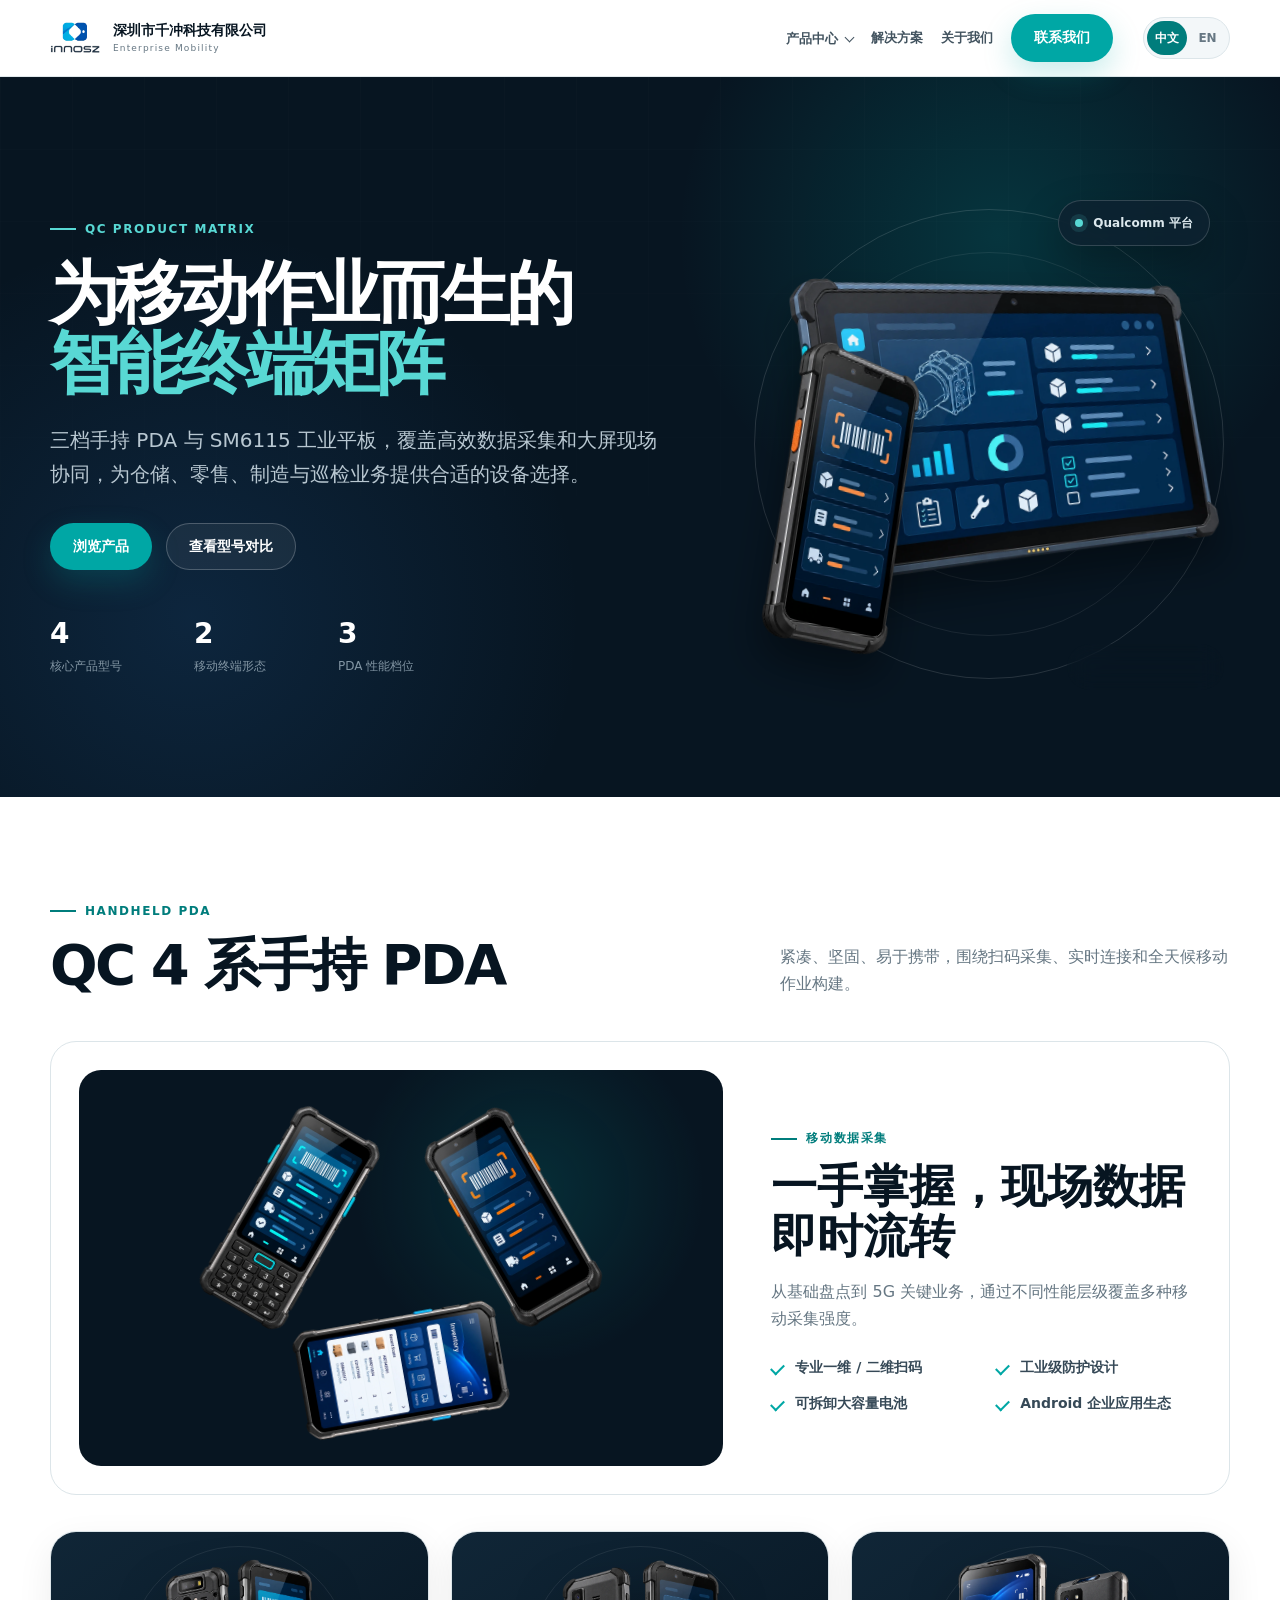
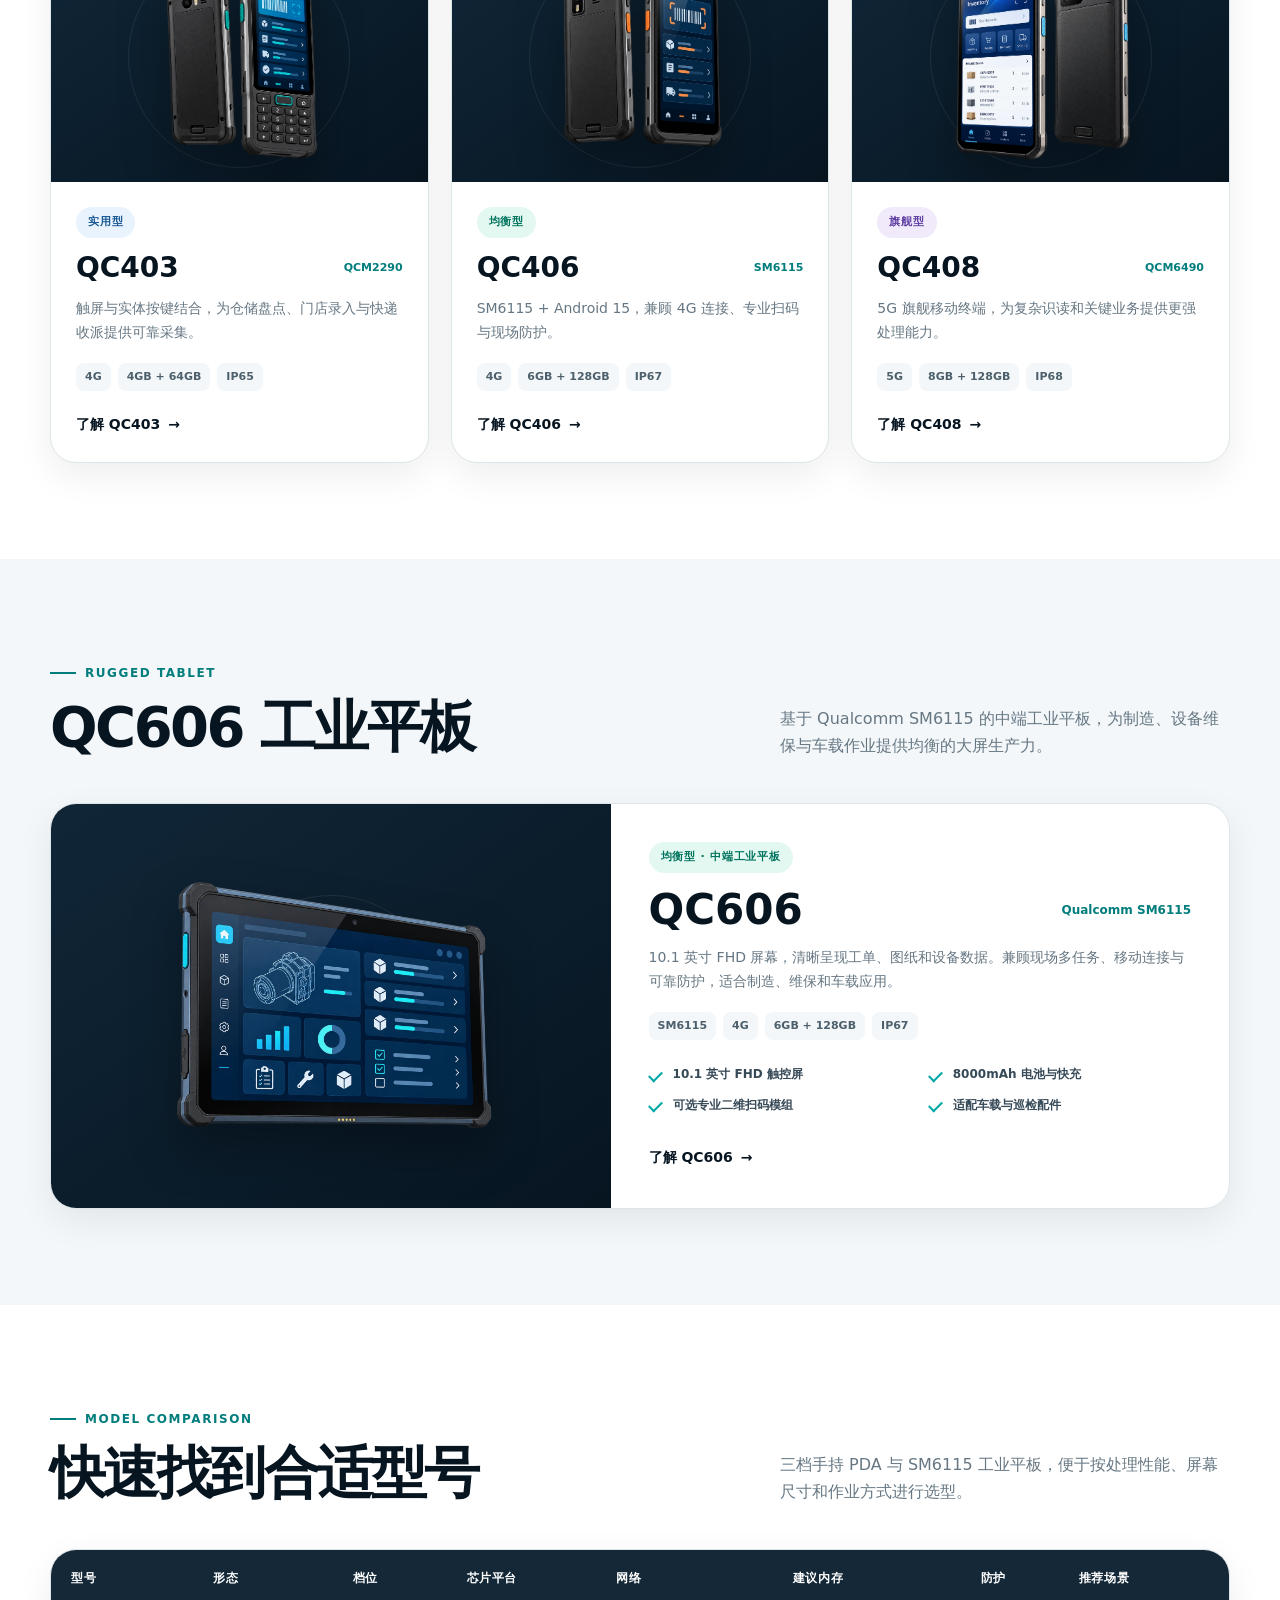
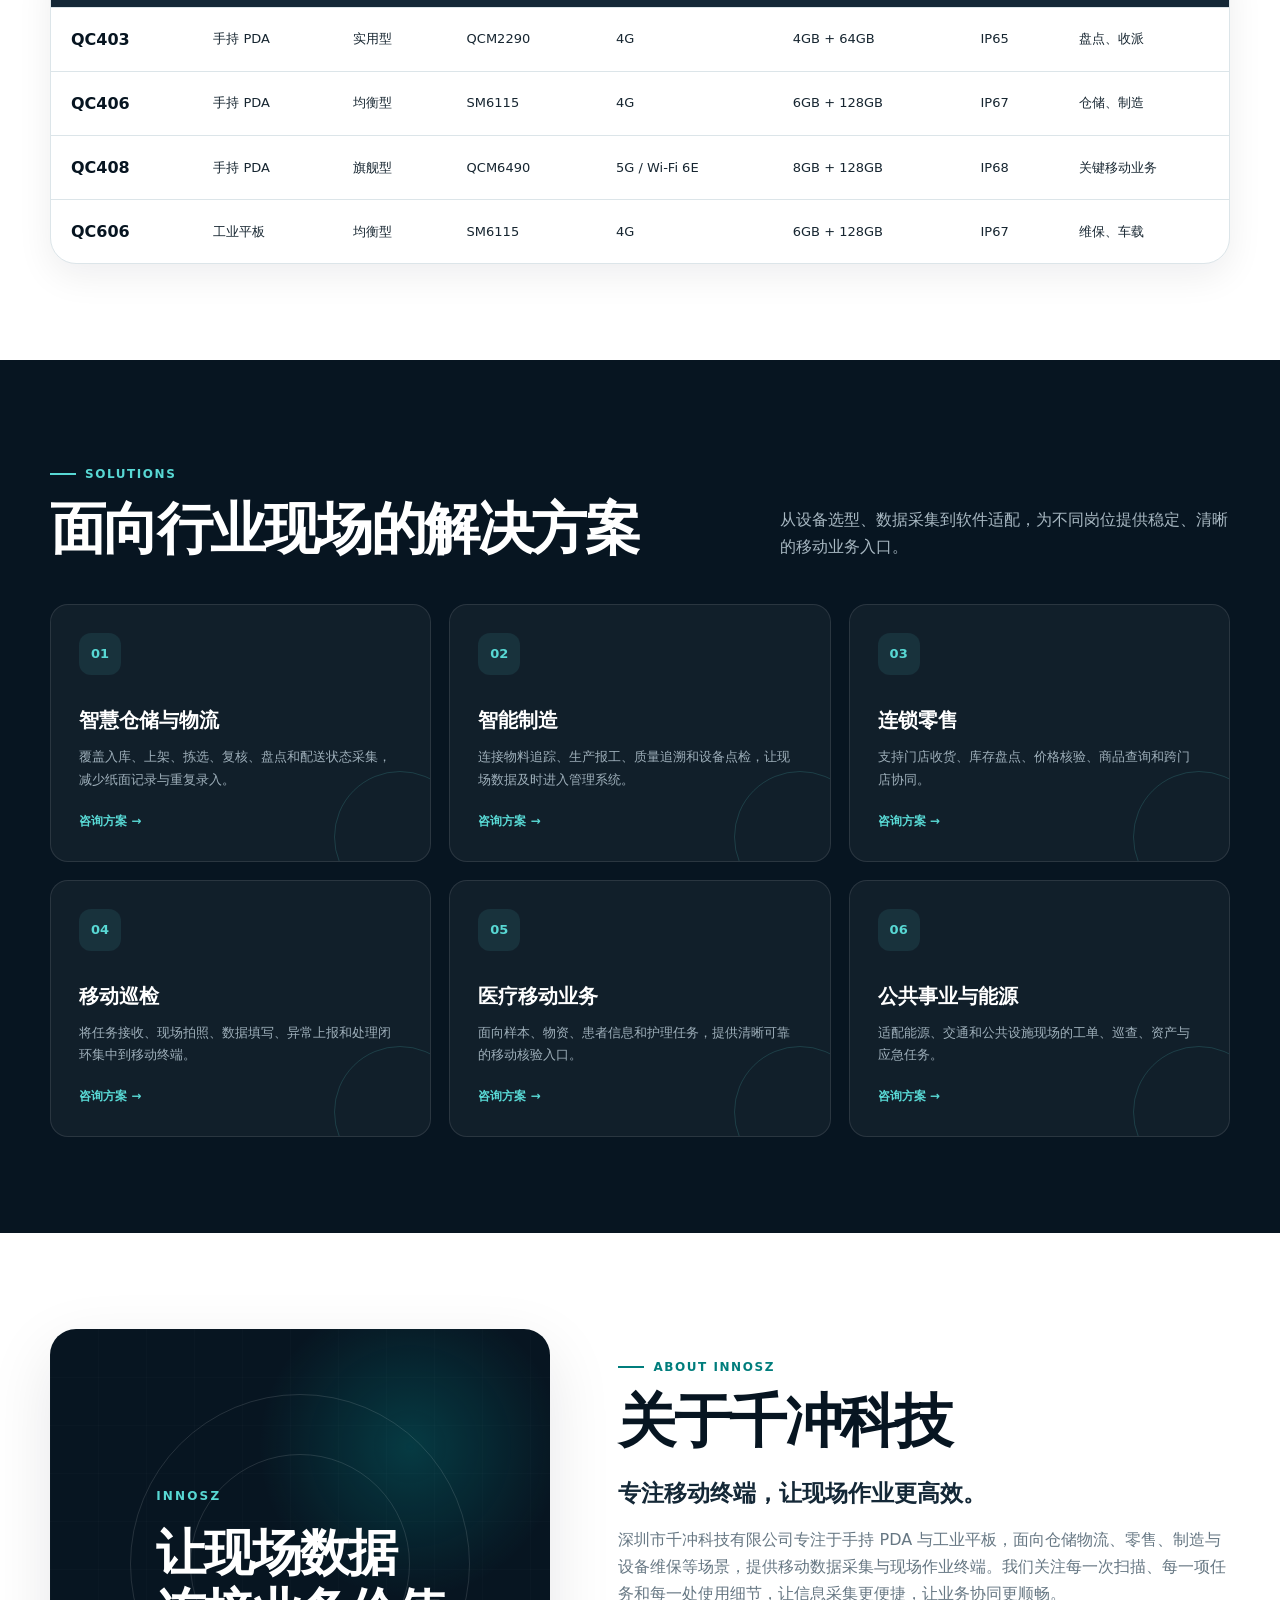
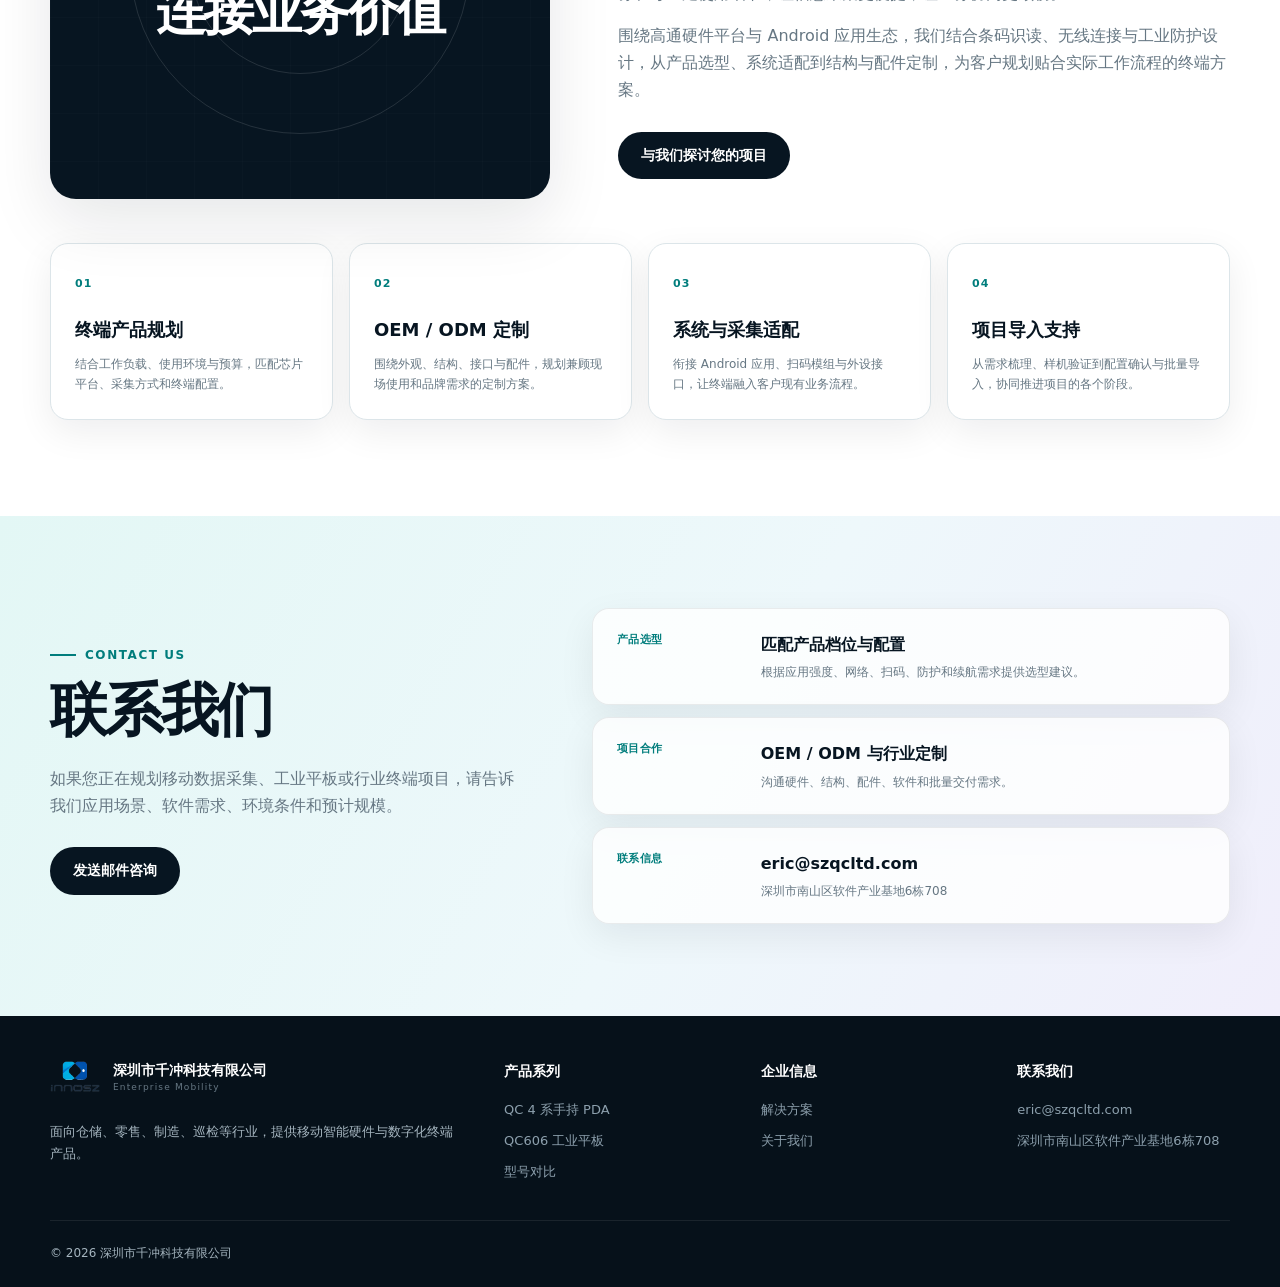
<file: index.html>
<!DOCTYPE html>
<html lang="zh-CN">
<head>
    <meta charset="UTF-8">
    <meta name="viewport" content="width=device-width, initial-scale=1.0">
    <meta name="description" content="深圳市千冲科技有限公司企业官网，介绍 QC 系列手持 PDA、工业平板、行业解决方案、公司介绍与联系信息。">
    <title>千冲科技｜移动智能终端与行业解决方案</title>
    <link rel="stylesheet" href="css/style.css?v=20261023-nav2">
    <script src="js/translations-en.js" defer></script>
    <script src="js/i18n.js" defer></script>
</head>
<body>
    <header class="site-header">
        <div class="container header-inner">
            <a class="brand" href="index.html" aria-label="返回首页">
                <img src="images/innosz_logo.png" alt="INNOSZ">
                <span class="brand-copy">
                    <strong>深圳市千冲科技有限公司</strong>
                    <span>Enterprise Mobility</span>
                </span>
            </a>
            <div class="language-switch" role="group" aria-label="Language" hidden>
                <button type="button" data-language="zh-CN" lang="zh-CN" aria-pressed="true">中文</button>
                <button type="button" data-language="en" lang="en" aria-pressed="false">EN</button>
            </div><button class="menu-toggle" type="button" aria-label="打开导航" aria-expanded="false"><span></span></button>
            <nav class="site-nav" aria-label="主导航">
                <div class="nav-dropdown">
                    <a class="nav-dropdown-toggle" href="#pda" aria-haspopup="true" aria-expanded="false" aria-controls="product-menu">产品中心 <span class="nav-chevron" aria-hidden="true"></span></a>
                    <div class="nav-dropdown-menu" id="product-menu" role="menu">
                        <a href="products/QC403/index.html" role="menuitem"><strong>QC403</strong><small>QCM2290 · 4G</small></a>
                        <a href="products/QC406/index.html" role="menuitem"><strong>QC406</strong><small>SM6115 · 4G</small></a>
                        <a href="products/QC408/index.html" role="menuitem"><strong>QC408</strong><small>QCM6490 · 5G</small></a>
                        <a href="products/QC606/index.html" role="menuitem"><strong>QC606</strong><small>SM6115 · Rugged Tablet</small></a>
                    </div>
                </div>
                <a href="#solutions">解决方案</a>
                <a href="#about">关于我们</a>
                <a class="button button--primary" href="#contact">联系我们</a>
            </nav>
        </div>
    </header>

    <main>
        <section class="hero" id="matrix">
            <div class="container hero-inner">
                <div class="hero-copy">
                    <span class="eyebrow" style="color:#58d8d4">QC PRODUCT MATRIX</span>
                    <h1><span class="hero-line">为移动作业而生的</span><br><span class="hero-accent">智能终端矩阵</span></h1>
                    <p>三档手持 PDA 与 SM6115 工业平板，覆盖高效数据采集和大屏现场协同，为仓储、零售、制造与巡检业务提供合适的设备选择。</p>
                    <div class="hero-actions">
                        <a class="button button--primary" href="#pda">浏览产品</a>
                        <a class="button button--ghost" href="#compare">查看型号对比</a>
                    </div>
                    <div class="hero-stats" aria-label="产品矩阵概览">
                        <div class="hero-stat"><strong>4</strong><span>核心产品型号</span></div>
                        <div class="hero-stat"><strong>2</strong><span>移动终端形态</span></div>
                        <div class="hero-stat"><strong>3</strong><span>PDA 性能档位</span></div>
                    </div>
                </div>
                <div class="hero-visual" aria-label="QC406 手持 PDA 与 QC606 工业平板合照">
                    <div class="visual-orbit"></div>
                    <div class="hero-matrix" role="img" aria-label="QC606 工业平板在后，QC406 手持 PDA 在前，保持机身比例的错落组合">
                        <span class="hero-matrix-device hero-matrix-device--tablet" aria-hidden="true"><img src="images/products/qc606/hero-v4.webp" width="1254" height="1254" alt="" fetchpriority="high" decoding="async"></span>
                        <span class="hero-matrix-device hero-matrix-device--pda" aria-hidden="true"><img src="images/products/qc406/hero-v4.webp" width="1254" height="1254" alt="" fetchpriority="high" decoding="async"></span>
                    </div>
                    <span class="floating-chip floating-chip--one">Qualcomm 平台</span>
                    <span class="floating-chip floating-chip--two">Android 企业终端</span>
                </div>
            </div>
        </section>

        <section class="section" id="pda">
            <div class="container">
                <div class="section-heading">
                    <div><span class="eyebrow">HANDHELD PDA</span><h2>QC 4 系手持 PDA</h2></div>
                    <p>紧凑、坚固、易于携带，围绕扫码采集、实时连接和全天候移动作业构建。</p>
                </div>
                <div class="family-intro">
                    <div class="family-visual family-visual--pda" aria-label="QC403、QC406 与 QC408 手持 PDA 产品图">
                        <div class="pda-lineup" role="img" aria-label="QC403、QC406、QC408 保持原有机身比例，分别沿开放式三角形的三边错落摆放，每款展示一个正面视角">
                            <span class="pda-lineup-device pda-lineup-device--qc403" aria-hidden="true"><img src="images/products/lineups/pda-fronts-v2.webp" width="1536" height="1024" alt="" loading="lazy" decoding="async"></span>
                            <span class="pda-lineup-device pda-lineup-device--qc406" aria-hidden="true"><img src="images/products/lineups/pda-fronts-v2.webp" width="1536" height="1024" alt="" loading="lazy" decoding="async"></span>
                            <span class="pda-lineup-device pda-lineup-device--qc408" aria-hidden="true"><img src="images/products/lineups/pda-fronts-v2.webp" width="1536" height="1024" alt="" loading="lazy" decoding="async"></span>
                        </div>
                    </div>
                    <div class="family-copy">
                        <span class="eyebrow">移动数据采集</span>
                        <h3>一手掌握，现场数据即时流转</h3>
                        <p>从基础盘点到 5G 关键业务，通过不同性能层级覆盖多种移动采集强度。</p>
                        <ul class="check-list"><li>专业一维 / 二维扫码</li><li>工业级防护设计</li><li>可拆卸大容量电池</li><li>Android 企业应用生态</li></ul>
                    </div>
                </div>
                <div class="product-grid">
                    <a class="product-card" href="products/QC403/index.html">
                        <div class="product-card-visual"><img class="product-render product-render--pda" src="images/products/qc403/hero-v7.webp" width="1254" height="1254" alt="QC403 深灰前后壳、窄银灰中框与青绿色按键的键盘式 PDA 概念图" loading="lazy" decoding="async"></div>
                        <div class="product-card-body">
                            <span class="tier-pill tier-pill--practical">实用型</span>
                            <div class="product-card-title"><h3>QC403</h3><span class="chip-label">QCM2290</span></div>
                            <p>触屏与实体按键结合，为仓储盘点、门店录入与快递收派提供可靠采集。</p>
                            <div class="mini-features"><span>4G</span><span>4GB + 64GB</span><span>IP65</span></div>
                            <span class="card-link">了解 QC403</span>
                        </div>
                    </a>
                    <a class="product-card" href="products/QC406/index.html">
                        <div class="product-card-visual"><img class="product-render product-render--pda" src="images/products/qc406/hero-v4.webp" width="1254" height="1254" alt="QC406 石墨灰机身、窄中框与小面积铜橙扫码键的正反面概念图" loading="lazy" decoding="async"></div>
                        <div class="product-card-body">
                            <span class="tier-pill tier-pill--balanced">均衡型</span>
                            <div class="product-card-title"><h3>QC406</h3><span class="chip-label">SM6115</span></div>
                            <p>SM6115 + Android 15，兼顾 4G 连接、专业扫码与现场防护。</p>
                            <div class="mini-features"><span>4G</span><span>6GB + 128GB</span><span>IP67</span></div>
                            <span class="card-link">了解 QC406</span>
                        </div>
                    </a>
                    <a class="product-card" href="products/QC408/index.html">
                        <div class="product-card-visual"><img class="product-render product-render--pda" src="images/products/qc408/hero-v3.webp" width="1254" height="1254" alt="QC408 窄边框宽屏、钛银中框与冰蓝按键的轻薄机身正反面概念图" loading="lazy" decoding="async"></div>
                        <div class="product-card-body">
                            <span class="tier-pill tier-pill--flagship">旗舰型</span>
                            <div class="product-card-title"><h3>QC408</h3><span class="chip-label">QCM6490</span></div>
                            <p>5G 旗舰移动终端，为复杂识读和关键业务提供更强处理能力。</p>
                            <div class="mini-features"><span>5G</span><span>8GB + 128GB</span><span>IP68</span></div>
                            <span class="card-link">了解 QC408</span>
                        </div>
                    </a>
                </div>
            </div>
        </section>

        <section class="section section--soft" id="tablet">
            <div class="container">
                <div class="section-heading">
                    <div><span class="eyebrow">RUGGED TABLET</span><h2>QC606 工业平板</h2></div>
                    <p>基于 Qualcomm SM6115 的中端工业平板，为制造、设备维保与车载作业提供均衡的大屏生产力。</p>
                </div>
                <a class="product-card product-card--featured" href="products/QC606/index.html">
                    <div class="product-card-visual"><img class="product-render product-render--tablet" src="images/products/qc606/hero-v4.webp" width="1254" height="1254" alt="QC606 SM6115 薄型工业平板概念图" loading="lazy" decoding="async"></div>
                    <div class="product-card-body">
                        <span class="tier-pill tier-pill--balanced">均衡型 · 中端工业平板</span>
                        <div class="product-card-title"><h3>QC606</h3><span class="chip-label">Qualcomm SM6115</span></div>
                        <p>10.1 英寸 FHD 屏幕，清晰呈现工单、图纸和设备数据。兼顾现场多任务、移动连接与可靠防护，适合制造、维保和车载应用。</p>
                        <div class="mini-features"><span>SM6115</span><span>4G</span><span>6GB + 128GB</span><span>IP67</span></div>
                        <ul class="check-list"><li>10.1 英寸 FHD 触控屏</li><li>8000mAh 电池与快充</li><li>可选专业二维扫码模组</li><li>适配车载与巡检配件</li></ul>
                        <span class="card-link">了解 QC606</span>
                    </div>
                </a>
            </div>
        </section>

        <section class="section" id="compare">
            <div class="container">
                <div class="section-heading">
                    <div><span class="eyebrow">MODEL COMPARISON</span><h2>快速找到合适型号</h2></div>
                    <p>三档手持 PDA 与 SM6115 工业平板，便于按处理性能、屏幕尺寸和作业方式进行选型。</p>
                </div>
                <div class="comparison-wrap">
                    <table class="comparison-table">
                        <thead><tr><th>型号</th><th>形态</th><th>档位</th><th>芯片平台</th><th>网络</th><th>建议内存</th><th>防护</th><th>推荐场景</th></tr></thead>
                        <tbody>
                            <tr><td>QC403</td><td>手持 PDA</td><td>实用型</td><td>QCM2290</td><td>4G</td><td>4GB + 64GB</td><td>IP65</td><td>盘点、收派</td></tr>
                            <tr><td>QC406</td><td>手持 PDA</td><td>均衡型</td><td>SM6115</td><td>4G</td><td>6GB + 128GB</td><td>IP67</td><td>仓储、制造</td></tr>
                            <tr><td>QC408</td><td>手持 PDA</td><td>旗舰型</td><td>QCM6490</td><td>5G / Wi-Fi 6E</td><td>8GB + 128GB</td><td>IP68</td><td>关键移动业务</td></tr>
                            <tr><td>QC606</td><td>工业平板</td><td>均衡型</td><td>SM6115</td><td>4G</td><td>6GB + 128GB</td><td>IP67</td><td>维保、车载</td></tr>
                        </tbody>
                    </table>
                </div>
            </div>
        </section>

        <section class="section section--dark" id="solutions">
            <div class="container">
                <div class="section-heading">
                    <div><span class="eyebrow" style="color:#58d8d4">SOLUTIONS</span><h2>面向行业现场的解决方案</h2></div>
                    <p>从设备选型、数据采集到软件适配，为不同岗位提供稳定、清晰的移动业务入口。</p>
                </div>
                <div class="industry-grid">
                    <article class="industry-card"><span class="industry-icon">01</span><h3>智慧仓储与物流</h3><p>覆盖入库、上架、拣选、复核、盘点和配送状态采集，减少纸面记录与重复录入。</p><a class="solution-link" href="#contact">咨询方案 →</a></article>
                    <article class="industry-card"><span class="industry-icon">02</span><h3>智能制造</h3><p>连接物料追踪、生产报工、质量追溯和设备点检，让现场数据及时进入管理系统。</p><a class="solution-link" href="#contact">咨询方案 →</a></article>
                    <article class="industry-card"><span class="industry-icon">03</span><h3>连锁零售</h3><p>支持门店收货、库存盘点、价格核验、商品查询和跨门店协同。</p><a class="solution-link" href="#contact">咨询方案 →</a></article>
                    <article class="industry-card"><span class="industry-icon">04</span><h3>移动巡检</h3><p>将任务接收、现场拍照、数据填写、异常上报和处理闭环集中到移动终端。</p><a class="solution-link" href="#contact">咨询方案 →</a></article>
                    <article class="industry-card"><span class="industry-icon">05</span><h3>医疗移动业务</h3><p>面向样本、物资、患者信息和护理任务，提供清晰可靠的移动核验入口。</p><a class="solution-link" href="#contact">咨询方案 →</a></article>
                    <article class="industry-card"><span class="industry-icon">06</span><h3>公共事业与能源</h3><p>适配能源、交通和公共设施现场的工单、巡查、资产与应急任务。</p><a class="solution-link" href="#contact">咨询方案 →</a></article>
                </div>
            </div>
        </section>

        <section class="section" id="about">
            <div class="container">
                <div class="about-company-grid">
                    <div class="about-visual">
                        <span class="about-orbit about-orbit--one"></span>
                        <span class="about-orbit about-orbit--two"></span>
                        <div class="about-mark"><small>INNOSZ</small><strong>让现场数据<br>连接业务价值</strong></div>
                    </div>
                    <div class="about-copy">
                        <span class="eyebrow">ABOUT INNOSZ</span>
                        <h2>关于千冲科技</h2>
                        <p class="about-lead">专注移动终端，让现场作业更高效。</p>
                        <p>深圳市千冲科技有限公司专注于手持 PDA 与工业平板，面向仓储物流、零售、制造与设备维保等场景，提供移动数据采集与现场作业终端。我们关注每一次扫描、每一项任务和每一处使用细节，让信息采集更便捷，让业务协同更顺畅。</p>
                        <p>围绕高通硬件平台与 Android 应用生态，我们结合条码识读、无线连接与工业防护设计，从产品选型、系统适配到结构与配件定制，为客户规划贴合实际工作流程的终端方案。</p>
                        <a class="button button--dark" href="#contact">与我们探讨您的项目</a>
                    </div>
                </div>
                <div class="capability-grid">
                    <article class="capability-card"><span>01</span><h3>终端产品规划</h3><p>结合工作负载、使用环境与预算，匹配芯片平台、采集方式和终端配置。</p></article>
                    <article class="capability-card"><span>02</span><h3>OEM / ODM 定制</h3><p>围绕外观、结构、接口与配件，规划兼顾现场使用和品牌需求的定制方案。</p></article>
                    <article class="capability-card"><span>03</span><h3>系统与采集适配</h3><p>衔接 Android 应用、扫码模组与外设接口，让终端融入客户现有业务流程。</p></article>
                    <article class="capability-card"><span>04</span><h3>项目导入支持</h3><p>从需求梳理、样机验证到配置确认与批量导入，协同推进项目的各个阶段。</p></article>
                </div>
            </div>
        </section>


        <section class="contact-section" id="contact">
            <div class="container contact-grid">
                <div class="contact-copy"><span class="eyebrow">CONTACT US</span><h2>联系我们</h2><p>如果您正在规划移动数据采集、工业平板或行业终端项目，请告诉我们应用场景、软件需求、环境条件和预计规模。</p><a class="button button--dark" href="mailto:eric@szqcltd.com">发送邮件咨询</a></div>
                <div class="contact-cards">
                    <article><span>产品选型</span><strong>匹配产品档位与配置</strong><p>根据应用强度、网络、扫码、防护和续航需求提供选型建议。</p></article>
                    <article><span>项目合作</span><strong>OEM / ODM 与行业定制</strong><p>沟通硬件、结构、配件、软件和批量交付需求。</p></article>
                    <article><span>联系信息</span><strong>eric@szqcltd.com</strong><p>深圳市南山区软件产业基地6栋708</p></article>
                </div>
            </div>
        </section>
    </main>

    <footer class="site-footer">
        <div class="container">
            <div class="footer-main">
                <div class="footer-about">
                    <a class="brand" href="index.html"><img src="images/innosz_logo.png" alt="INNOSZ"><span class="brand-copy"><strong>深圳市千冲科技有限公司</strong><span>Enterprise Mobility</span></span></a>
                    <p>面向仓储、零售、制造、巡检等行业，提供移动智能硬件与数字化终端产品。</p>
                </div>
                <div class="footer-col"><h3>产品系列</h3><a href="#pda">QC 4 系手持 PDA</a><a href="#tablet">QC606 工业平板</a><a href="#compare">型号对比</a></div>
                <div class="footer-col"><h3>企业信息</h3><a href="#solutions">解决方案</a><a href="#about">关于我们</a></div>
                <div class="footer-col"><h3>联系我们</h3><a href="mailto:eric@szqcltd.com">eric@szqcltd.com</a><span>深圳市南山区软件产业基地6栋708</span></div>
            </div>
            <div class="footer-bottom"><span>© <span data-current-year>2026</span> 深圳市千冲科技有限公司</span></div>
        </div>
    </footer>
    <script src="js/products.js"></script>
    <script src="js/main.js?v=20261023-nav2"></script>
</body>
</html>
</file>
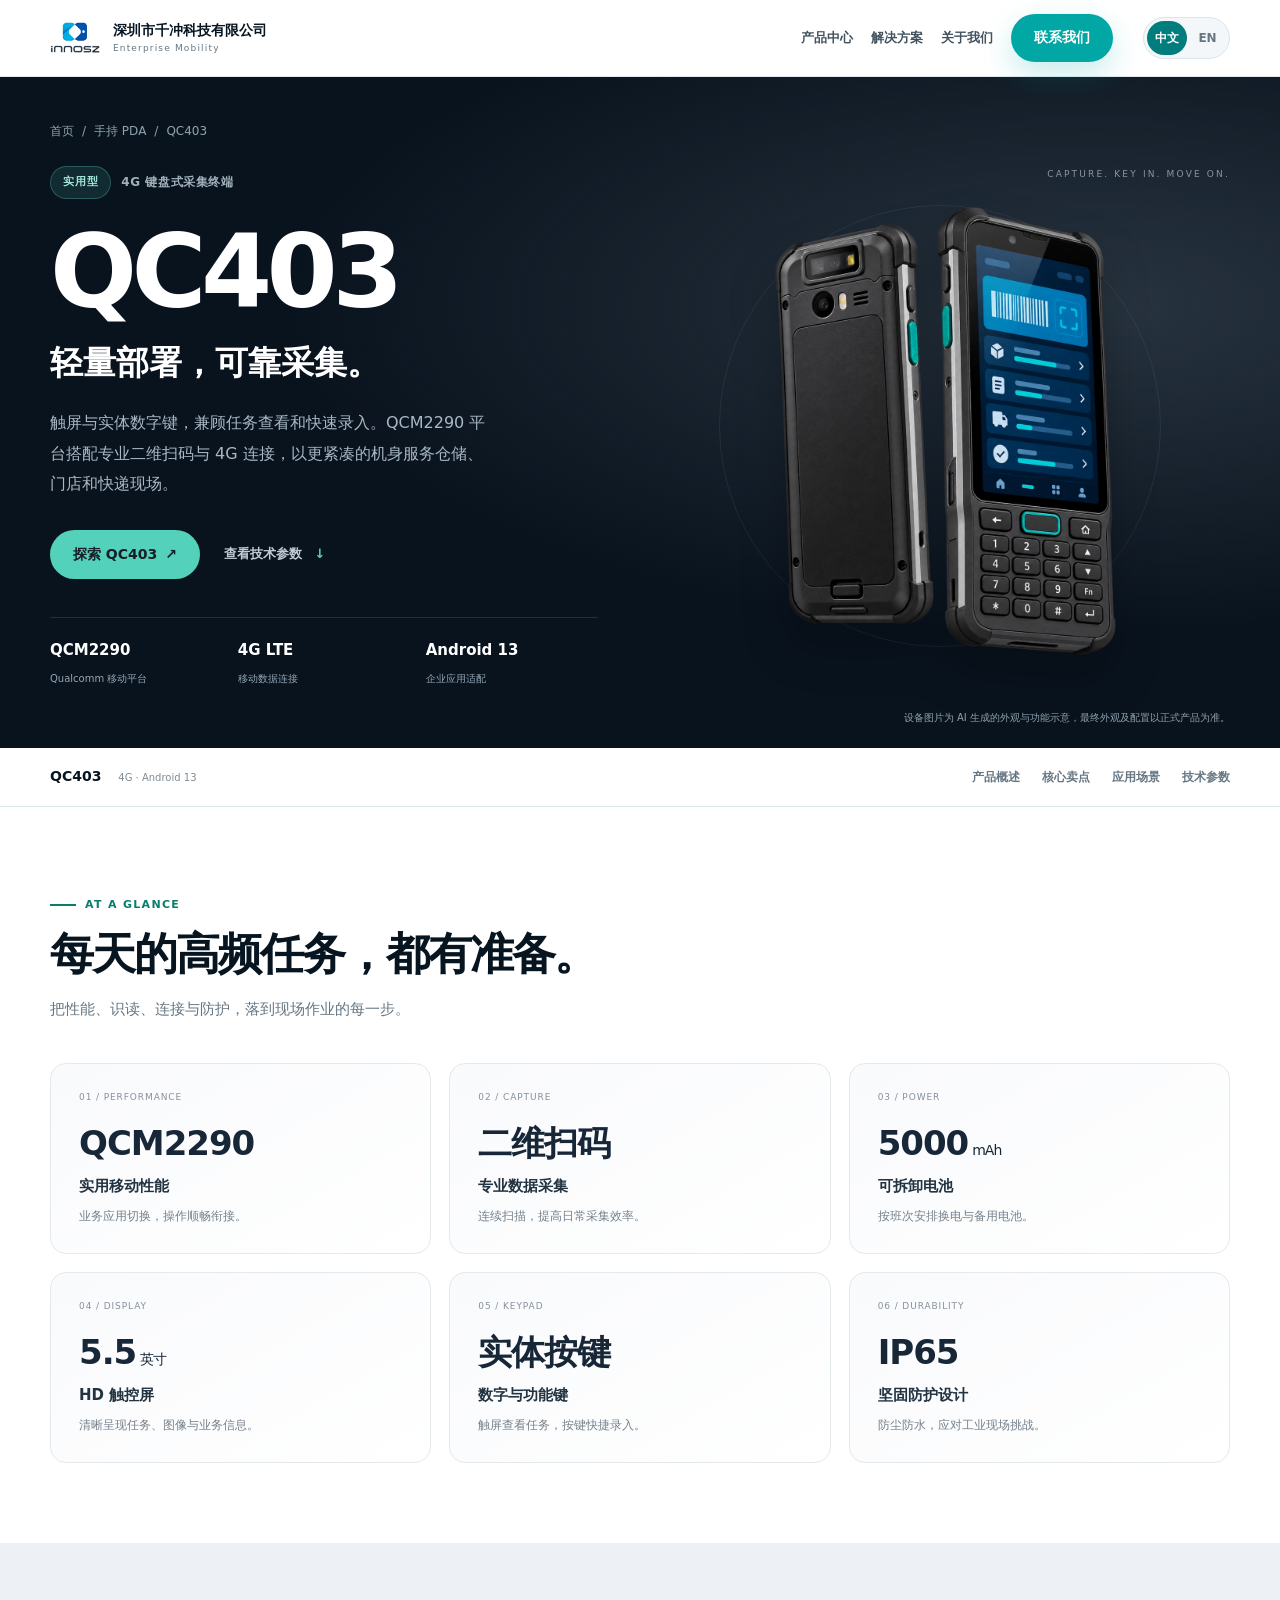
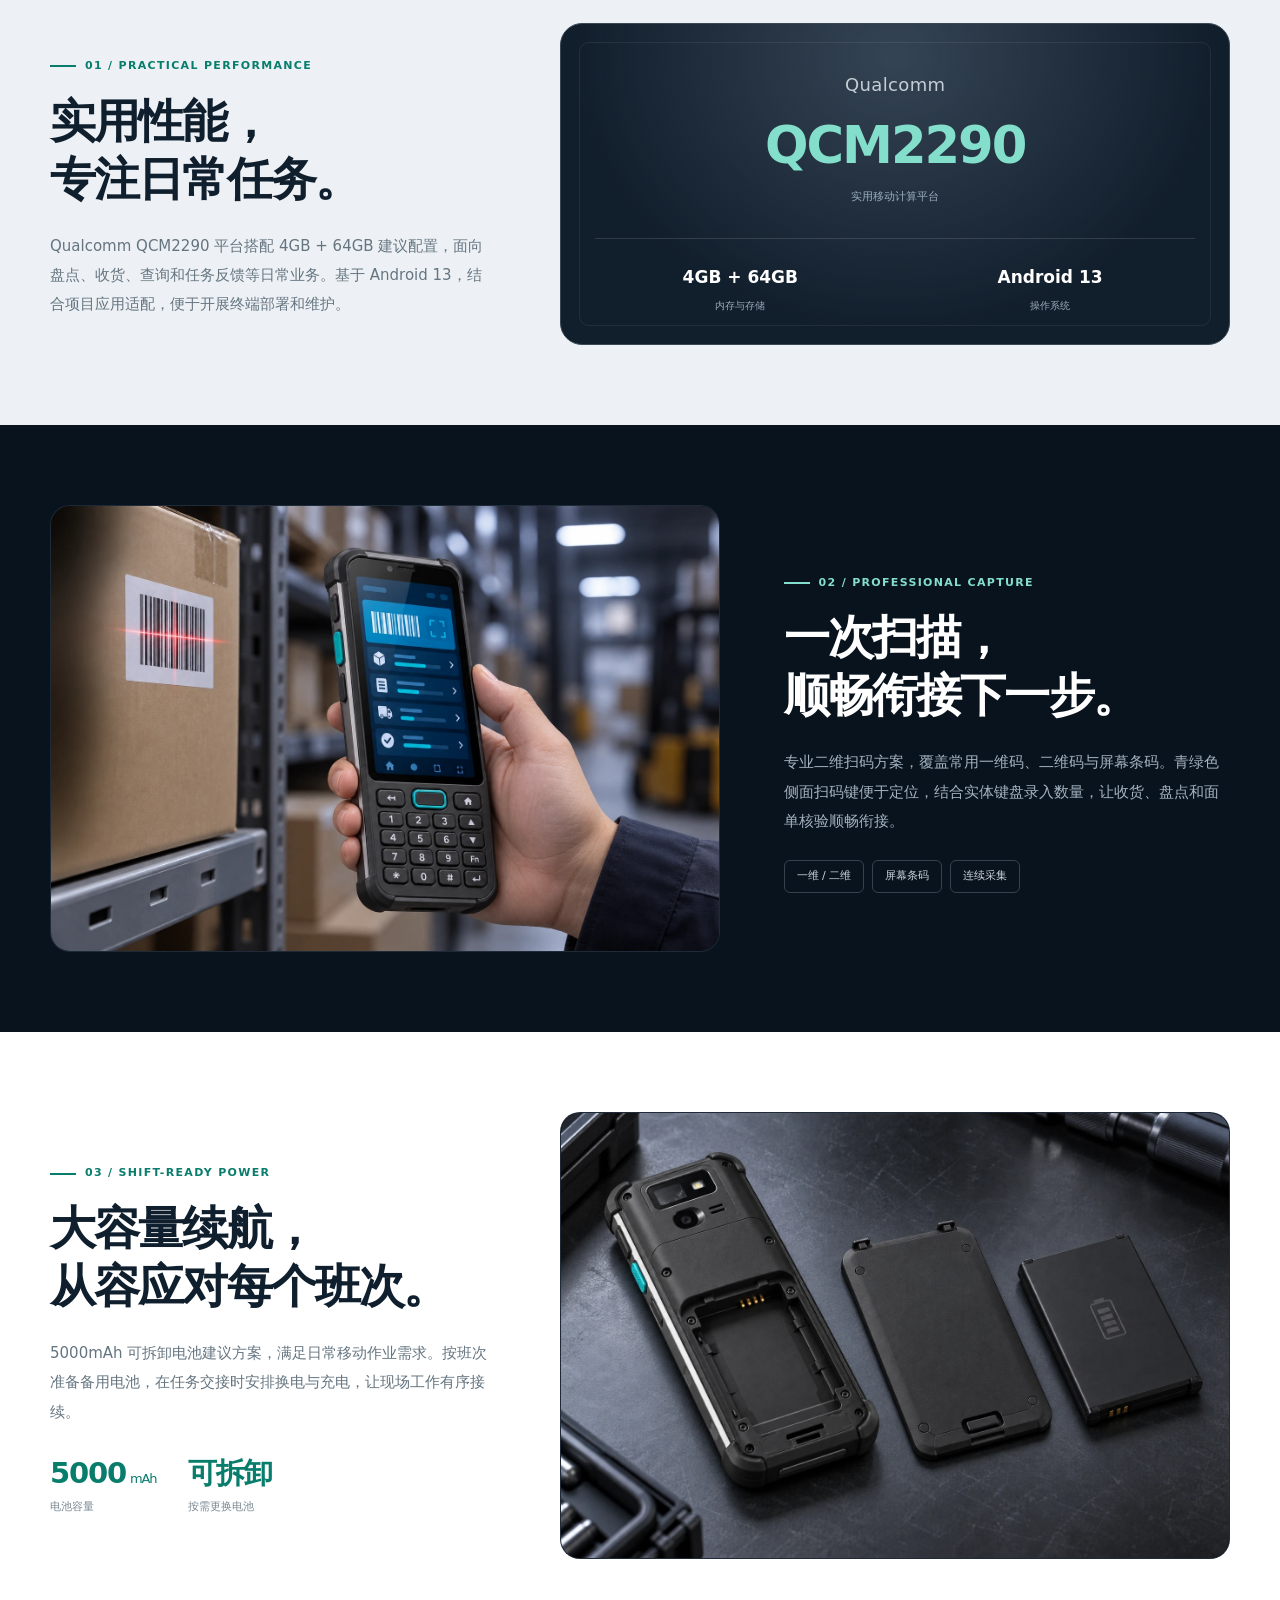
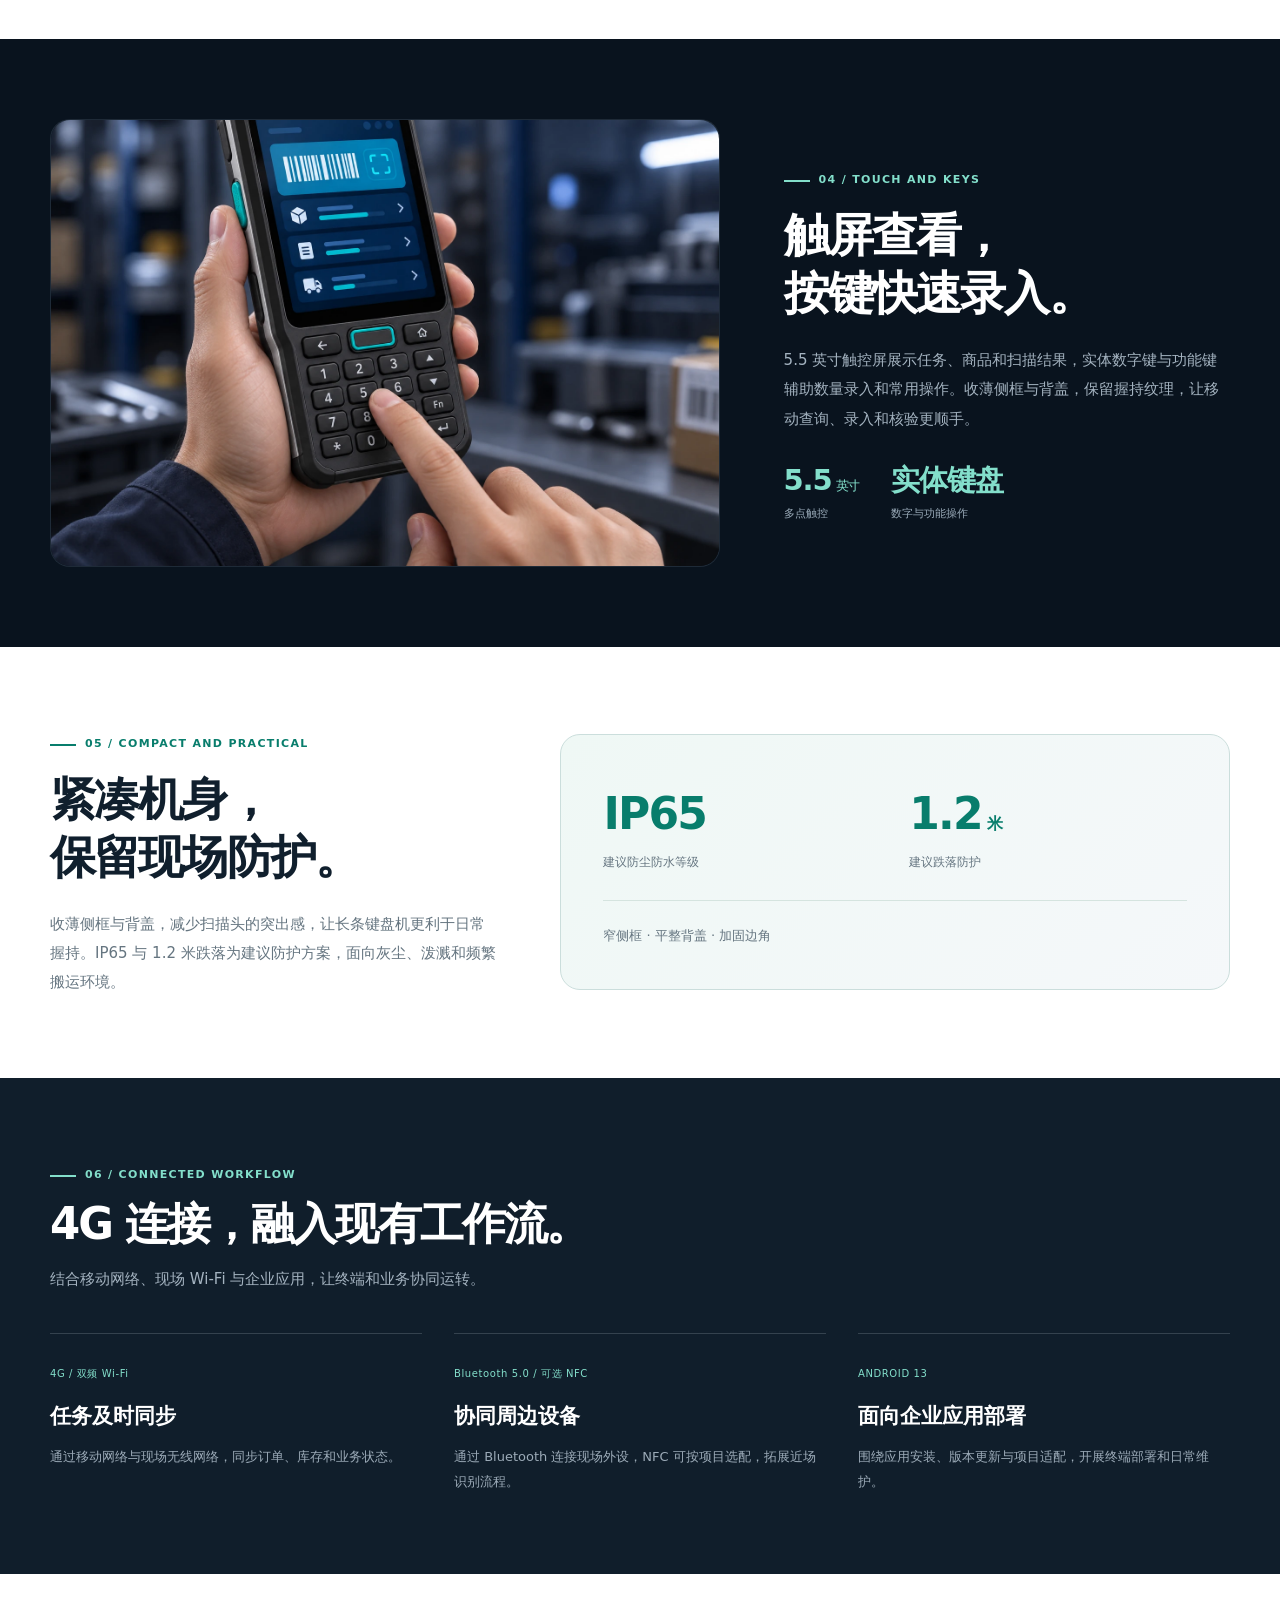
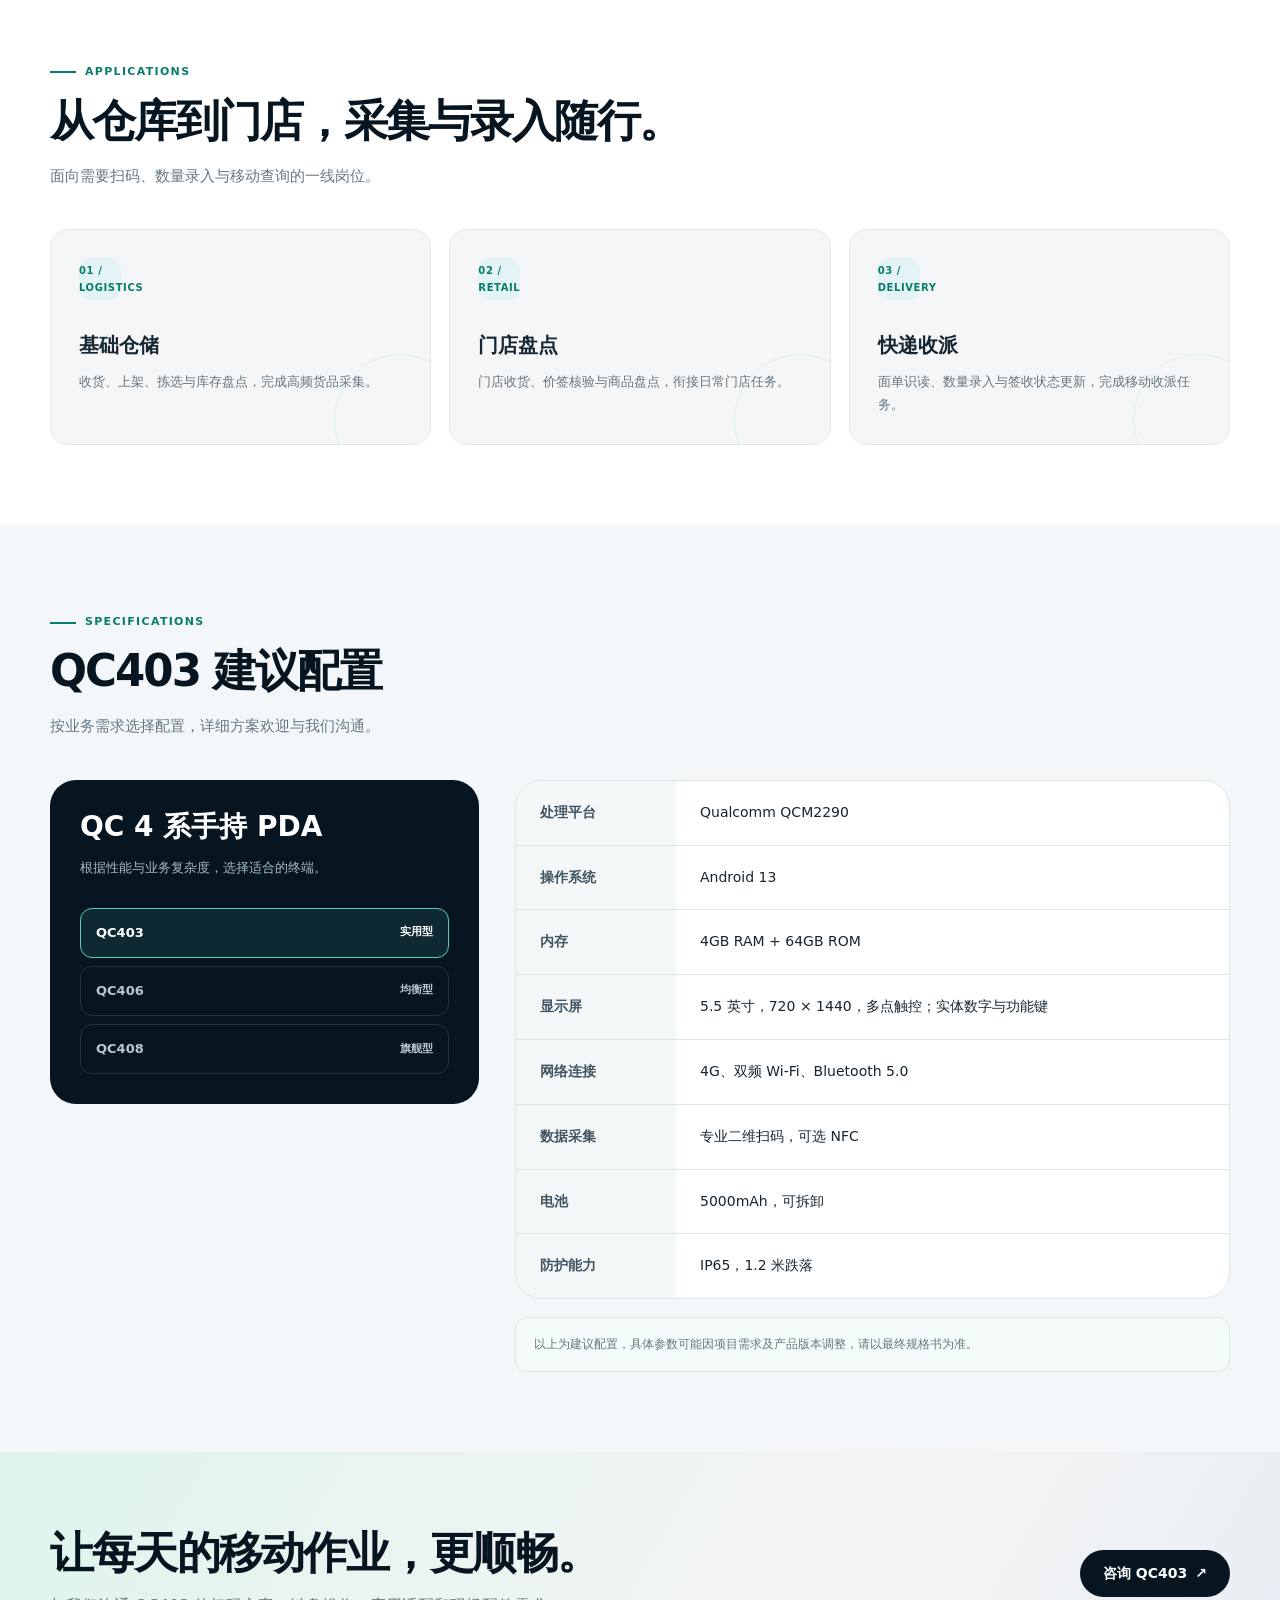
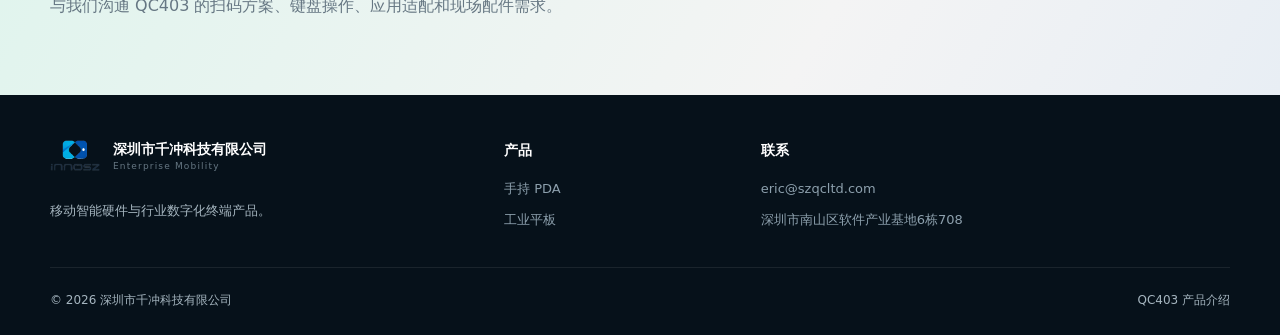
<file: products/QC403/index.html>
<!DOCTYPE html>
<html lang="zh-CN">
<head>
    <meta charset="UTF-8">
    <meta name="viewport" content="width=device-width, initial-scale=1.0">
    <meta name="description" content="QC403 4G 键盘式手持 PDA，采用 Qualcomm QCM2290，结合触屏与实体数字键，面向仓储、门店盘点和快递收派。">
    <title>QC403 键盘式手持 PDA｜QCM2290 · 4G</title>
    <link rel="stylesheet" href="../../css/style.css">
    <link rel="stylesheet" href="./qc403.css">
    <script src="../../js/translations-en.js" defer></script>
    <script src="../../js/i18n.js" defer></script>
</head>
<body class="product-page qc403-page" data-product="QC403">
    <header class="site-header"><div class="container header-inner"><a class="brand" href="../../index.html"><img src="../../images/innosz_logo.png" alt="INNOSZ"><span class="brand-copy"><strong>深圳市千冲科技有限公司</strong><span>Enterprise Mobility</span></span></a><div class="language-switch" role="group" aria-label="Language" hidden>
                <button type="button" data-language="zh-CN" lang="zh-CN" aria-pressed="true">中文</button>
                <button type="button" data-language="en" lang="en" aria-pressed="false">EN</button>
            </div><button class="menu-toggle" type="button" aria-label="打开导航" aria-expanded="false"><span></span></button><nav class="site-nav" aria-label="主导航"><a href="../../index.html#pda">产品中心</a><a href="../../index.html#solutions">解决方案</a><a href="../../index.html#about">关于我们</a><a class="button button--primary" href="../../index.html#contact">联系我们</a></nav></div></header>
    <main>
        <section class="product-hero qc403-hero" id="overview">
            <div class="container">
                <div class="breadcrumbs"><a href="../../index.html">首页</a><span>/</span><a href="../../index.html#pda">手持 PDA</a><span>/</span><span>QC403</span></div>
                <div class="product-hero-grid">
                    <div class="qc403-hero-copy">
                        <div class="product-kicker"><span class="tier-pill tier-pill--practical">实用型</span><span class="product-family-label">4G 键盘式采集终端</span></div>
                        <h1>QC403</h1>
                        <div class="product-tagline">轻量部署，可靠采集。</div>
                        <p class="product-summary">触屏与实体数字键，兼顾任务查看和快速录入。QCM2290 平台搭配专业二维扫码与 4G 连接，以更紧凑的机身服务仓储、门店和快递现场。</p>
                        <div class="qc403-hero-actions"><a class="button qc403-button" href="#features">探索 QC403 <span aria-hidden="true">↗</span></a><a class="qc403-text-link" href="#specifications">查看技术参数 <span aria-hidden="true">↓</span></a></div>
                        <div class="key-metrics">
                            <div class="key-metric"><strong>QCM2290</strong><span>Qualcomm 移动平台</span></div>
                            <div class="key-metric"><strong>4G LTE</strong><span>移动数据连接</span></div>
                            <div class="key-metric"><strong>Android 13</strong><span>企业应用适配</span></div>
                        </div>
                    </div>
                    <div class="product-device-stage">
                        <span class="qc403-stage-label" aria-hidden="true">CAPTURE. KEY IN. MOVE ON.</span>
                        <img class="product-render product-render--pda" src="../../images/products/qc403/hero-v7.webp" width="1254" height="1254" alt="QC403 深灰前后壳、窄银灰中框与青绿色按键的薄型机身正反面概念图" fetchpriority="high" decoding="async">
                    </div>
                </div>
                <p class="qc403-image-note">设备图片为 AI 生成的外观与功能示意，最终外观及配置以正式产品为准。</p>
            </div>
        </section>
        <nav class="product-subnav" aria-label="产品页导航">
            <div class="container product-subnav-inner"><span class="product-subnav-title">QC403 <small>4G · Android 13</small></span><div class="product-subnav-links"><a href="#overview">产品概述</a><a href="#features">核心卖点</a><a href="#scenarios">应用场景</a><a href="#specifications">技术参数</a></div></div>
        </nav>
        <div id="features">
            <section class="section qc403-highlights" aria-labelledby="highlights-title">
                <div class="container">
                    <div class="product-section-heading"><span class="eyebrow">AT A GLANCE</span><h2 id="highlights-title">每天的高频任务，都有准备。</h2><p>把性能、识读、连接与防护，落到现场作业的每一步。</p></div>
                    <div class="qc403-highlight-grid">
                        <article><span class="qc403-small-index">01 / PERFORMANCE</span><strong>QCM2290</strong><h3>实用移动性能</h3><p>业务应用切换，操作顺畅衔接。</p></article>
                        <article><span class="qc403-small-index">02 / CAPTURE</span><strong>二维扫码</strong><h3>专业数据采集</h3><p>连续扫描，提高日常采集效率。</p></article>
                        <article><span class="qc403-small-index">03 / POWER</span><strong>5000<span>mAh</span></strong><h3>可拆卸电池</h3><p>按班次安排换电与备用电池。</p></article>
                        <article><span class="qc403-small-index">04 / DISPLAY</span><strong>5.5<span>英寸</span></strong><h3>HD 触控屏</h3><p>清晰呈现任务、图像与业务信息。</p></article>
                        <article><span class="qc403-small-index">05 / KEYPAD</span><strong>实体按键</strong><h3>数字与功能键</h3><p>触屏查看任务，按键快捷录入。</p></article>
                        <article><span class="qc403-small-index">06 / DURABILITY</span><strong>IP65</strong><h3>坚固防护设计</h3><p>防尘防水，应对工业现场挑战。</p></article>
                    </div>
                </div>
            </section>
            <section class="section qc403-performance" aria-labelledby="performance-title">
                <div class="container qc403-performance-grid">
                    <div class="qc403-copy"><span class="eyebrow">01 / PRACTICAL PERFORMANCE</span><h2 id="performance-title">实用性能，<br>专注日常任务。</h2><p>Qualcomm QCM2290 平台搭配 4GB + 64GB 建议配置，面向盘点、收货、查询和任务反馈等日常业务。基于 Android 13，结合项目应用适配，便于开展终端部署和维护。</p></div>
                    <div class="qc403-platform-panel"><span class="qc403-platform-label">Qualcomm</span><strong>QCM2290</strong><span class="qc403-platform-caption">实用移动计算平台</span><div class="qc403-platform-specs"><div><strong>4GB + 64GB</strong><span>内存与存储</span></div><div><strong>Android 13</strong><span>操作系统</span></div></div></div>
                </div>
            </section>
            <section class="section qc403-story qc403-story--dark" aria-labelledby="scan-title">
                <div class="container qc403-story-grid qc403-story-grid--reverse">
                    <div class="qc403-copy"><span class="eyebrow">02 / PROFESSIONAL CAPTURE</span><h2 id="scan-title">一次扫描，<br>顺畅衔接下一步。</h2><p>专业二维扫码方案，覆盖常用一维码、二维码与屏幕条码。青绿色侧面扫码键便于定位，结合实体键盘录入数量，让收货、盘点和面单核验顺畅衔接。</p><div class="qc403-tags"><span>一维 / 二维</span><span>屏幕条码</span><span>连续采集</span></div></div>
                    <figure class="qc403-media"><img src="../../images/products/qc403/scan-v7.webp" width="1536" height="1024" alt="手持薄型 QC403，通过青绿色侧面扫码键读取包裹条码" loading="lazy" decoding="async"></figure>
                </div>
            </section>
            <section class="section qc403-story qc403-story--light" aria-labelledby="power-title">
                <div class="container qc403-story-grid">
                    <div class="qc403-copy"><span class="eyebrow">03 / SHIFT-READY POWER</span><h2 id="power-title">大容量续航，<br>从容应对每个班次。</h2><p>5000mAh 可拆卸电池建议方案，满足日常移动作业需求。按班次准备备用电池，在任务交接时安排换电与充电，让现场工作有序接续。</p><div class="qc403-inline-metrics"><div><strong>5000<small>mAh</small></strong><span>电池容量</span></div><div><strong>可拆卸</strong><span>按需更换电池</span></div></div></div>
                    <figure class="qc403-media"><img src="../../images/products/qc403/power-v7.webp" width="1536" height="1024" alt="QC403 薄型背壳、浅电池仓与可拆卸电池概念图" loading="lazy" decoding="async"></figure>
                </div>
            </section>
            <section class="section qc403-story qc403-story--dark" aria-labelledby="display-title">
                <div class="container qc403-story-grid qc403-story-grid--reverse">
                    <div class="qc403-copy"><span class="eyebrow">04 / TOUCH AND KEYS</span><h2 id="display-title">触屏查看，<br>按键快速录入。</h2><p>5.5 英寸触控屏展示任务、商品和扫描结果，实体数字键与功能键辅助数量录入和常用操作。收薄侧框与背盖，保留握持纹理，让移动查询、录入和核验更顺手。</p><div class="qc403-inline-metrics"><div><strong>5.5<small>英寸</small></strong><span>多点触控</span></div><div><strong>实体键盘</strong><span>数字与功能操作</span></div></div></div>
                    <figure class="qc403-media"><img src="../../images/products/qc403/input-v7.webp" width="1536" height="1024" alt="QC403 深灰数字键、青绿色扫描键与窄银灰中框的操作特写" loading="lazy" decoding="async"></figure>
                </div>
            </section>
            <section class="section qc403-story qc403-story--light" aria-labelledby="rugged-title">
                <div class="container qc403-performance-grid">
                    <div class="qc403-copy"><span class="eyebrow">05 / COMPACT AND PRACTICAL</span><h2 id="rugged-title">紧凑机身，<br>保留现场防护。</h2><p>收薄侧框与背盖，减少扫描头的突出感，让长条键盘机更利于日常握持。IP65 与 1.2 米跌落为建议防护方案，面向灰尘、泼溅和频繁搬运环境。</p></div>
                    <div class="qc403-durability-panel"><div><strong>IP65</strong><span>建议防尘防水等级</span></div><div><strong>1.2<small>米</small></strong><span>建议跌落防护</span></div><p>窄侧框 · 平整背盖 · 加固边角</p></div>
                </div>
            </section>
            <section class="section qc403-connections" aria-labelledby="connections-title">
                <div class="container">
                    <div class="product-section-heading"><span class="eyebrow">06 / CONNECTED WORKFLOW</span><h2 id="connections-title">4G 连接，融入现有工作流。</h2><p>结合移动网络、现场 Wi-Fi 与企业应用，让终端和业务协同运转。</p></div>
                    <div class="qc403-connection-grid"><article><span>4G / 双频 Wi-Fi</span><h3>任务及时同步</h3><p>通过移动网络与现场无线网络，同步订单、库存和业务状态。</p></article><article><span>Bluetooth 5.0 / 可选 NFC</span><h3>协同周边设备</h3><p>通过 Bluetooth 连接现场外设，NFC 可按项目选配，拓展近场识别流程。</p></article><article><span>ANDROID 13</span><h3>面向企业应用部署</h3><p>围绕应用安装、版本更新与项目适配，开展终端部署和日常维护。</p></article></div>
                </div>
            </section>
        </div>
        <section class="section qc403-scenarios" id="scenarios">
            <div class="container">
                <div class="product-section-heading"><span class="eyebrow">APPLICATIONS</span><h2>从仓库到门店，采集与录入随行。</h2><p>面向需要扫码、数量录入与移动查询的一线岗位。</p></div>
                <div class="scenario-grid"><article class="scenario-card"><span class="scenario-number">01 / LOGISTICS</span><h3>基础仓储</h3><p>收货、上架、拣选与库存盘点，完成高频货品采集。</p></article><article class="scenario-card"><span class="scenario-number">02 / RETAIL</span><h3>门店盘点</h3><p>门店收货、价签核验与商品盘点，衔接日常门店任务。</p></article><article class="scenario-card"><span class="scenario-number">03 / DELIVERY</span><h3>快递收派</h3><p>面单识读、数量录入与签收状态更新，完成移动收派任务。</p></article></div>
            </div>
        </section>
        <section class="section section--soft" id="specifications">
            <div class="container">
                <div class="product-section-heading"><span class="eyebrow">SPECIFICATIONS</span><h2>QC403 建议配置</h2><p>按业务需求选择配置，详细方案欢迎与我们沟通。</p></div>
                <div class="spec-layout">
                    <aside class="spec-aside"><h3>QC 4 系手持 PDA</h3><p>根据性能与业务复杂度，选择适合的终端。</p><div class="model-switcher"><a data-product-switcher="QC403" href="../QC403/index.html"><span>QC403</span><small>实用型</small></a><a data-product-switcher="QC406" href="../QC406/index.html"><span>QC406</span><small>均衡型</small></a><a data-product-switcher="QC408" href="../QC408/index.html"><span>QC408</span><small>旗舰型</small></a></div></aside>
                    <div><div class="spec-grid">
                        <div class="spec-row"><div class="spec-label">处理平台</div><div class="spec-value">Qualcomm QCM2290</div></div>
                        <div class="spec-row"><div class="spec-label">操作系统</div><div class="spec-value">Android 13</div></div>
                        <div class="spec-row"><div class="spec-label">内存</div><div class="spec-value">4GB RAM + 64GB ROM</div></div>
                        <div class="spec-row"><div class="spec-label">显示屏</div><div class="spec-value">5.5 英寸，720 × 1440，多点触控；实体数字与功能键</div></div>
                        <div class="spec-row"><div class="spec-label">网络连接</div><div class="spec-value">4G、双频 Wi-Fi、Bluetooth 5.0</div></div>
                        <div class="spec-row"><div class="spec-label">数据采集</div><div class="spec-value">专业二维扫码，可选 NFC</div></div>
                        <div class="spec-row"><div class="spec-label">电池</div><div class="spec-value">5000mAh，可拆卸</div></div>
                        <div class="spec-row"><div class="spec-label">防护能力</div><div class="spec-value">IP65，1.2 米跌落</div></div>
                    </div><p class="disclaimer">以上为建议配置，具体参数可能因项目需求及产品版本调整，请以最终规格书为准。</p></div>
                </div>
            </div>
        </section>
        <section class="cta"><div class="container cta-inner"><div><h2>让每天的移动作业，更顺畅。</h2><p>与我们沟通 QC403 的扫码方案、键盘操作、应用适配和现场配件需求。</p></div><a class="button button--dark" href="mailto:eric@szqcltd.com?subject=QC403%20产品咨询">咨询 QC403 <span aria-hidden="true">↗</span></a></div></section>
    </main>
    <footer class="site-footer"><div class="container"><div class="footer-main"><div class="footer-about"><a class="brand" href="../../index.html"><img src="../../images/innosz_logo.png" alt="INNOSZ"><span class="brand-copy"><strong>深圳市千冲科技有限公司</strong><span>Enterprise Mobility</span></span></a><p>移动智能硬件与行业数字化终端产品。</p></div><div class="footer-col"><h3>产品</h3><a href="../../index.html#pda">手持 PDA</a><a href="../../index.html#tablet">工业平板</a></div><div class="footer-col"><h3>联系</h3><a href="mailto:eric@szqcltd.com">eric@szqcltd.com</a><span>深圳市南山区软件产业基地6栋708</span></div></div><div class="footer-bottom"><span>© <span data-current-year>2026</span> 深圳市千冲科技有限公司</span><span>QC403 产品介绍</span></div></div></footer>
    <script src="../../js/products.js"></script><script src="../../js/main.js"></script>
</body>
</html>
</file>
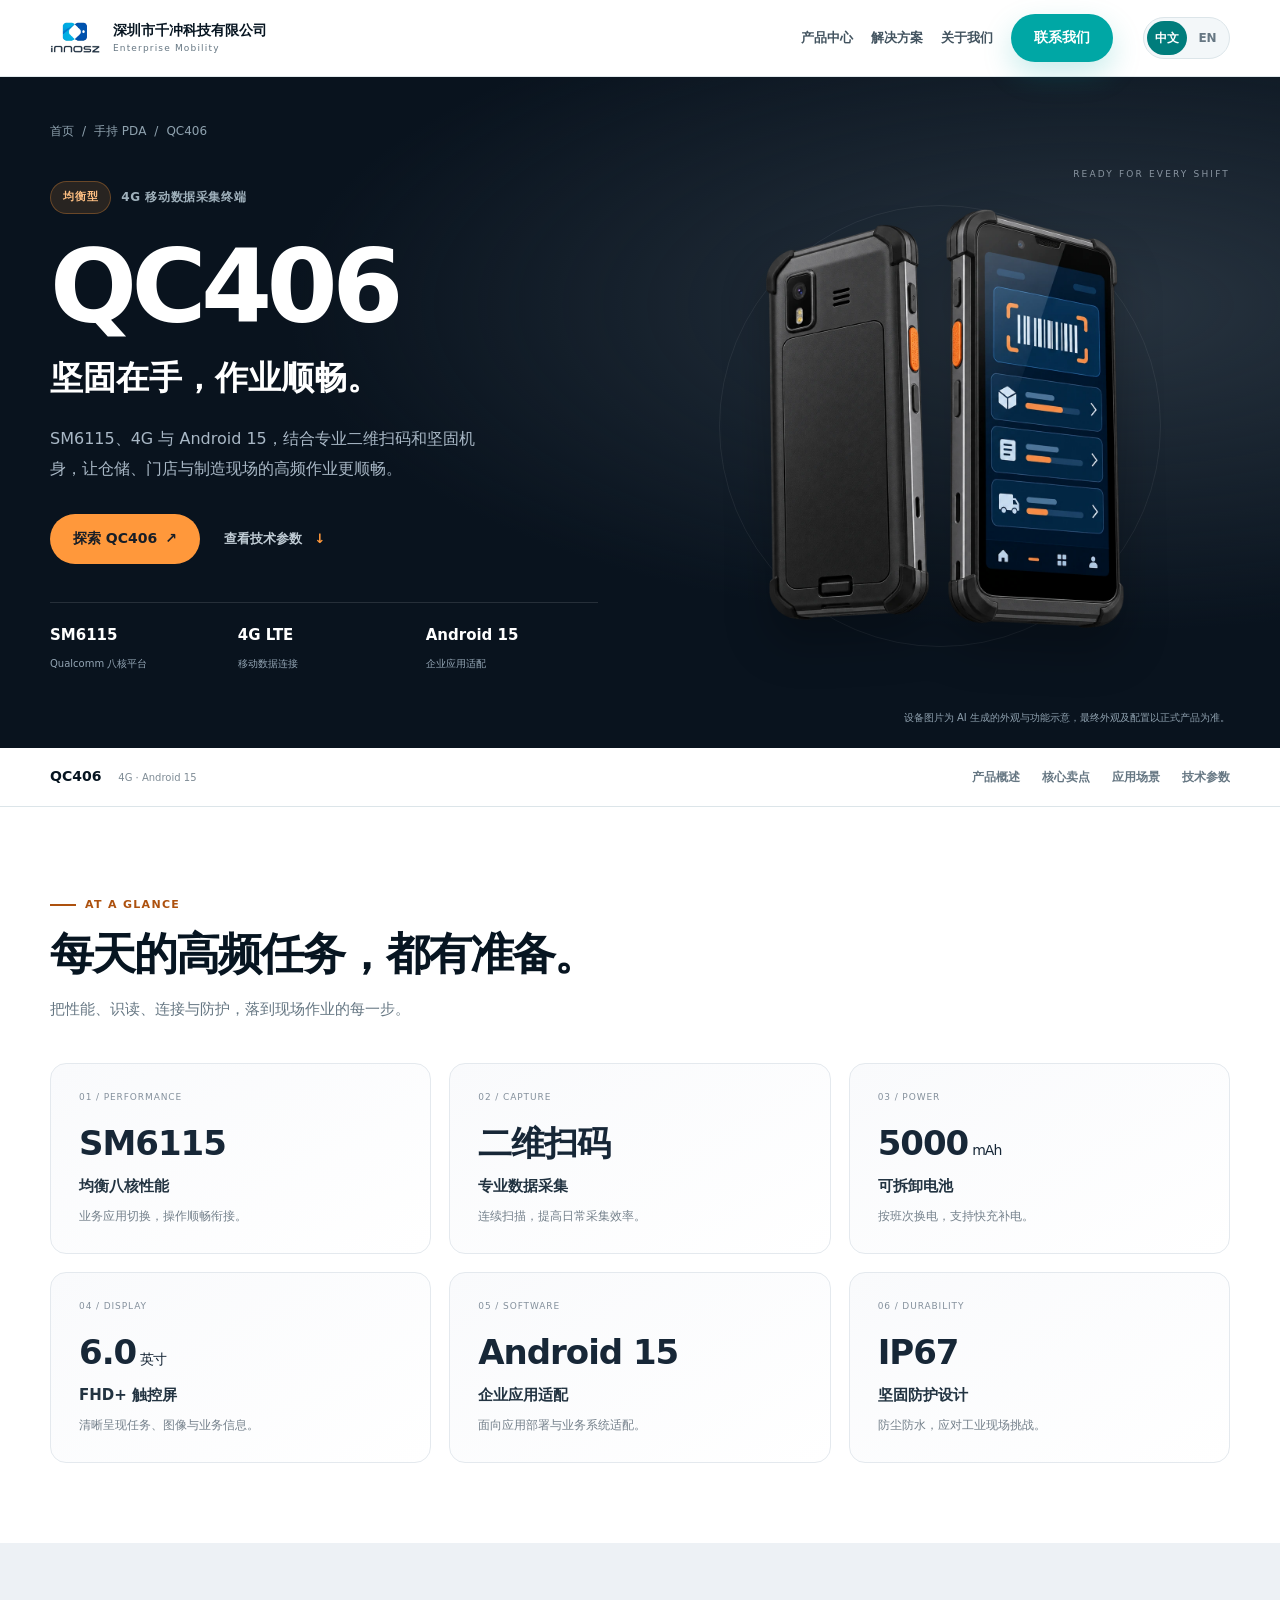
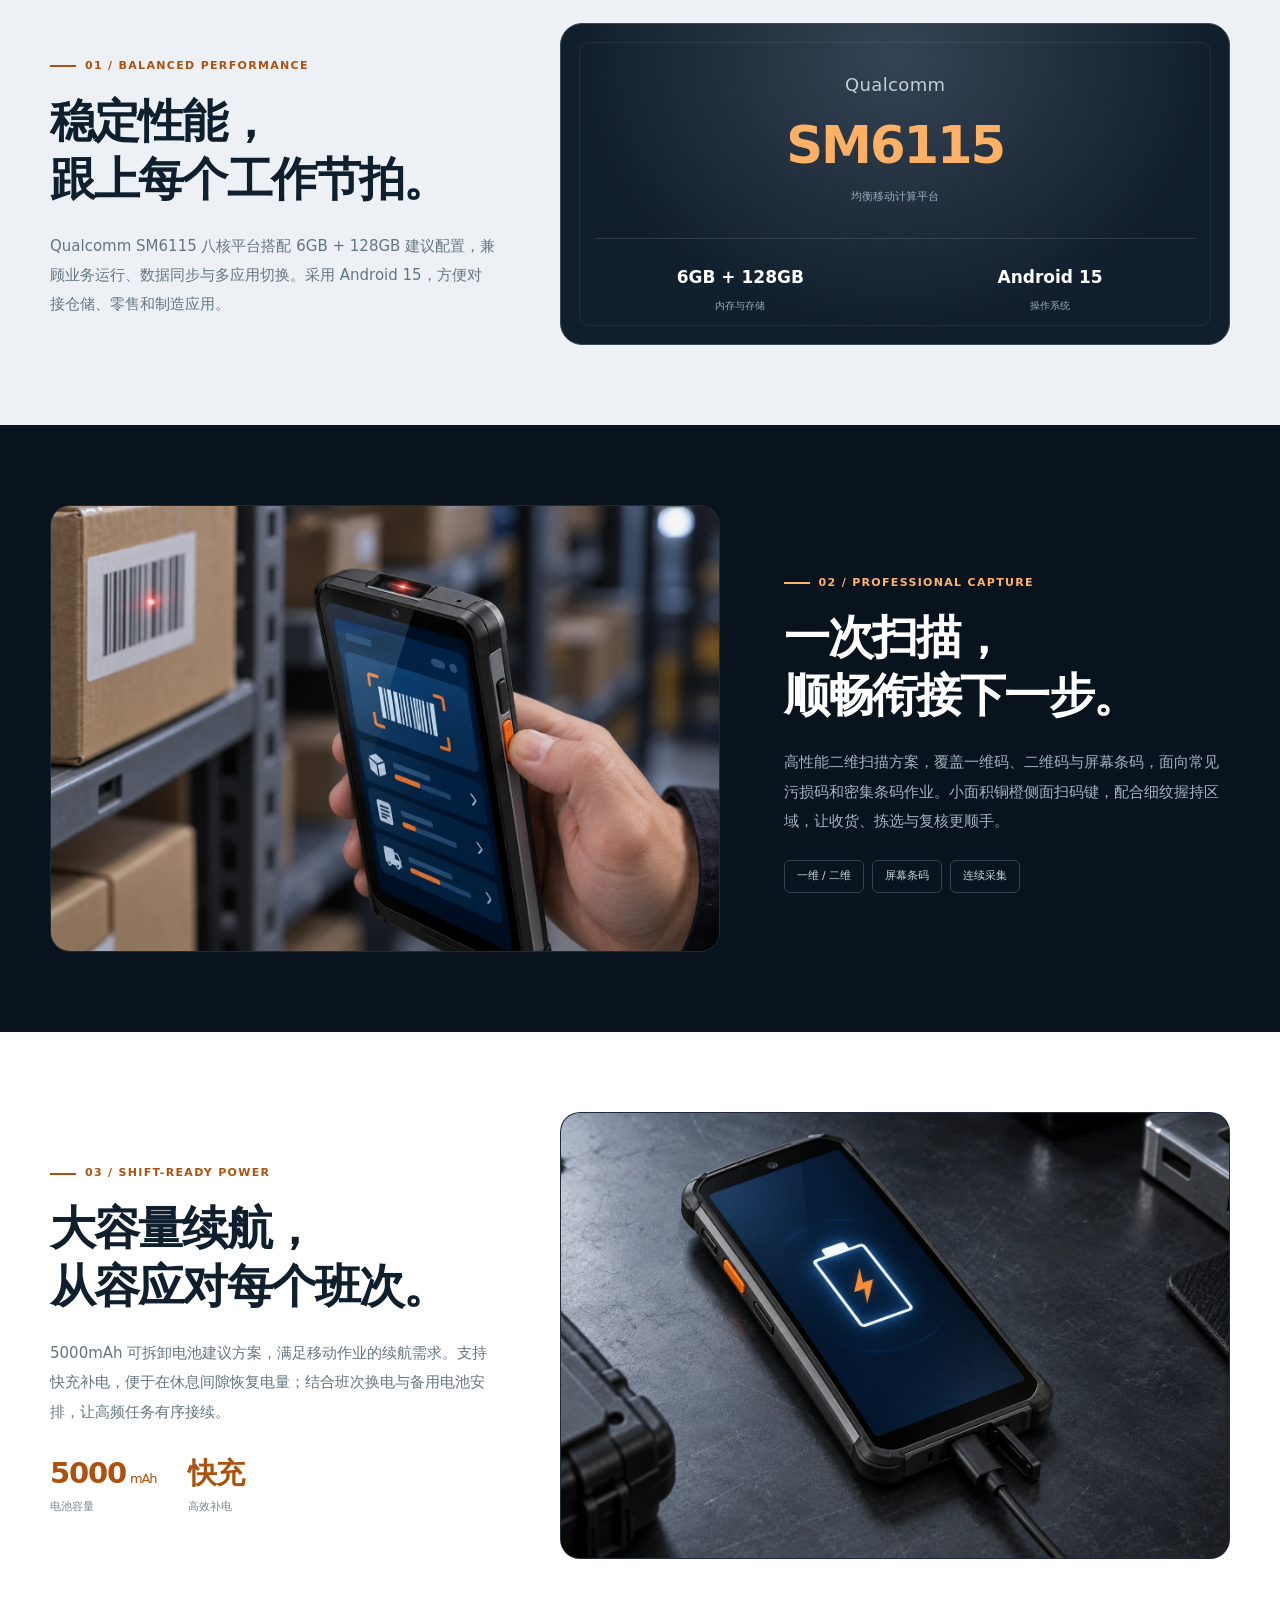
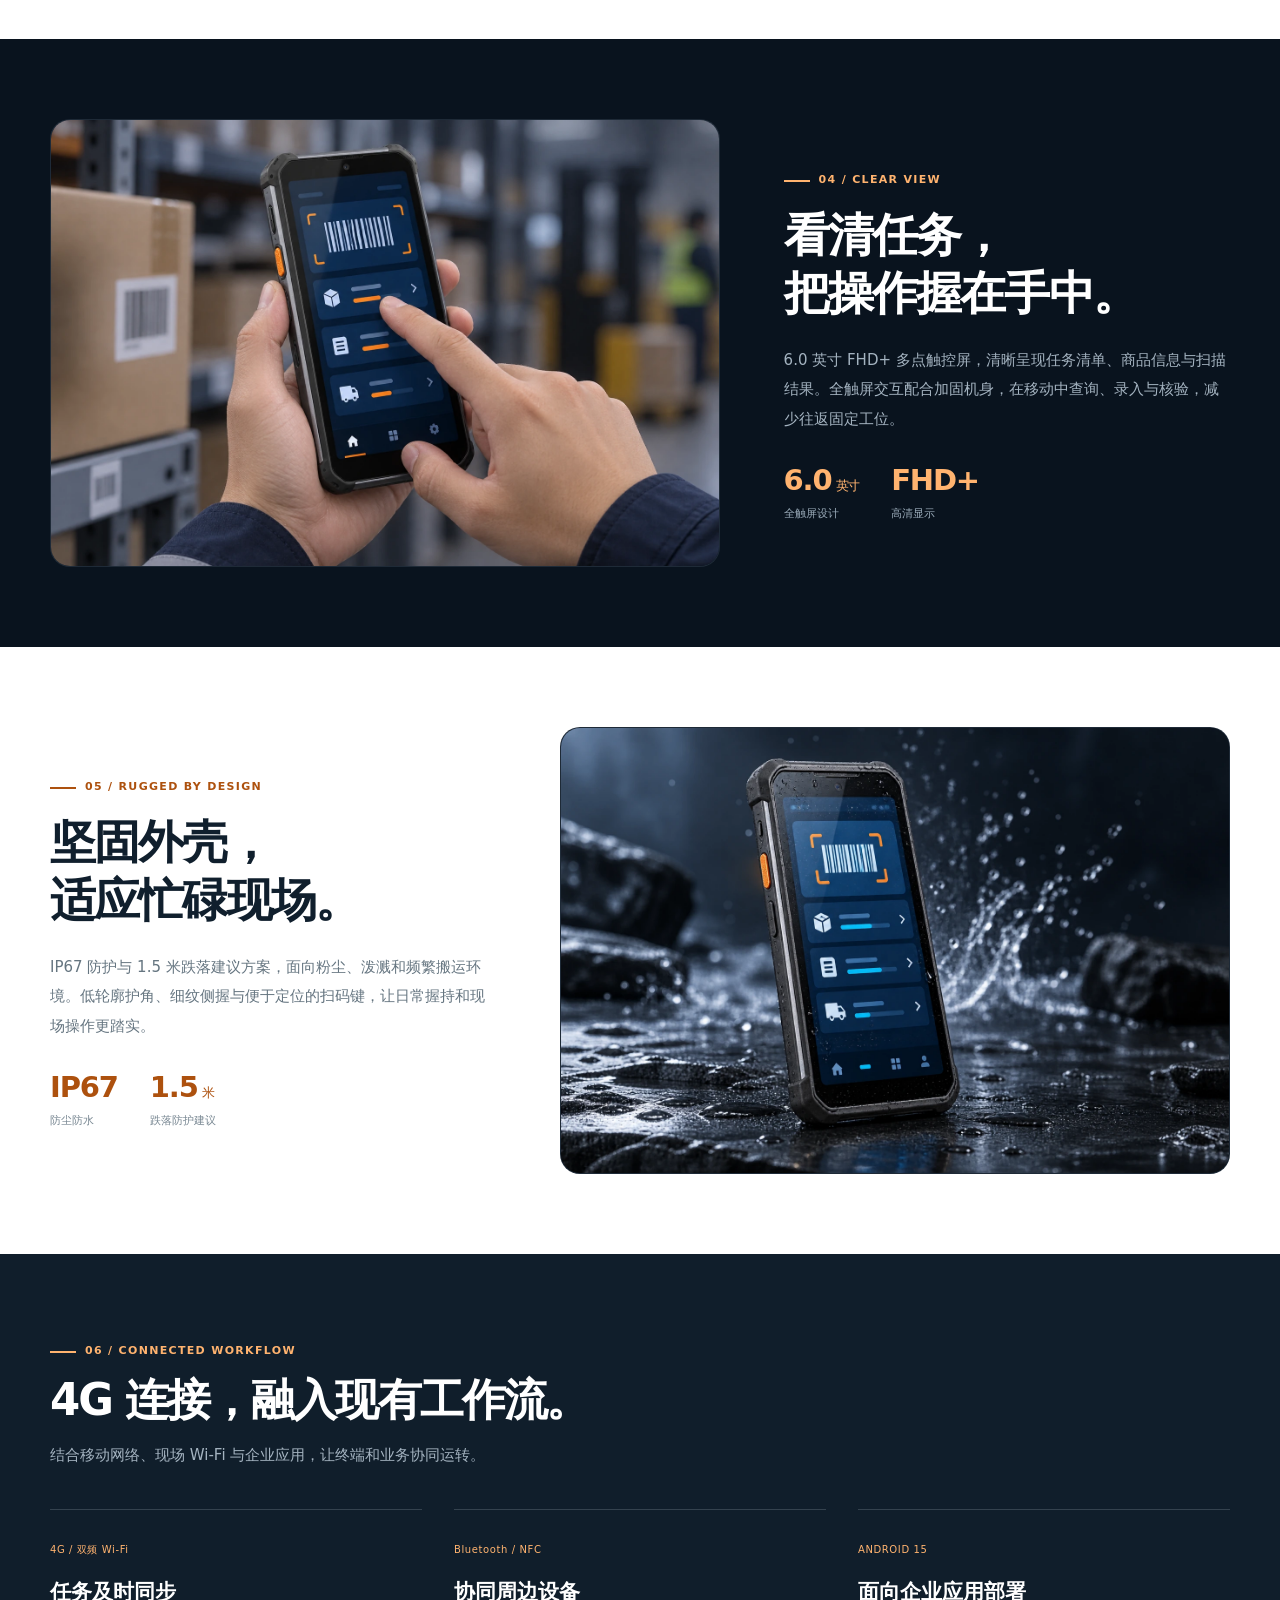
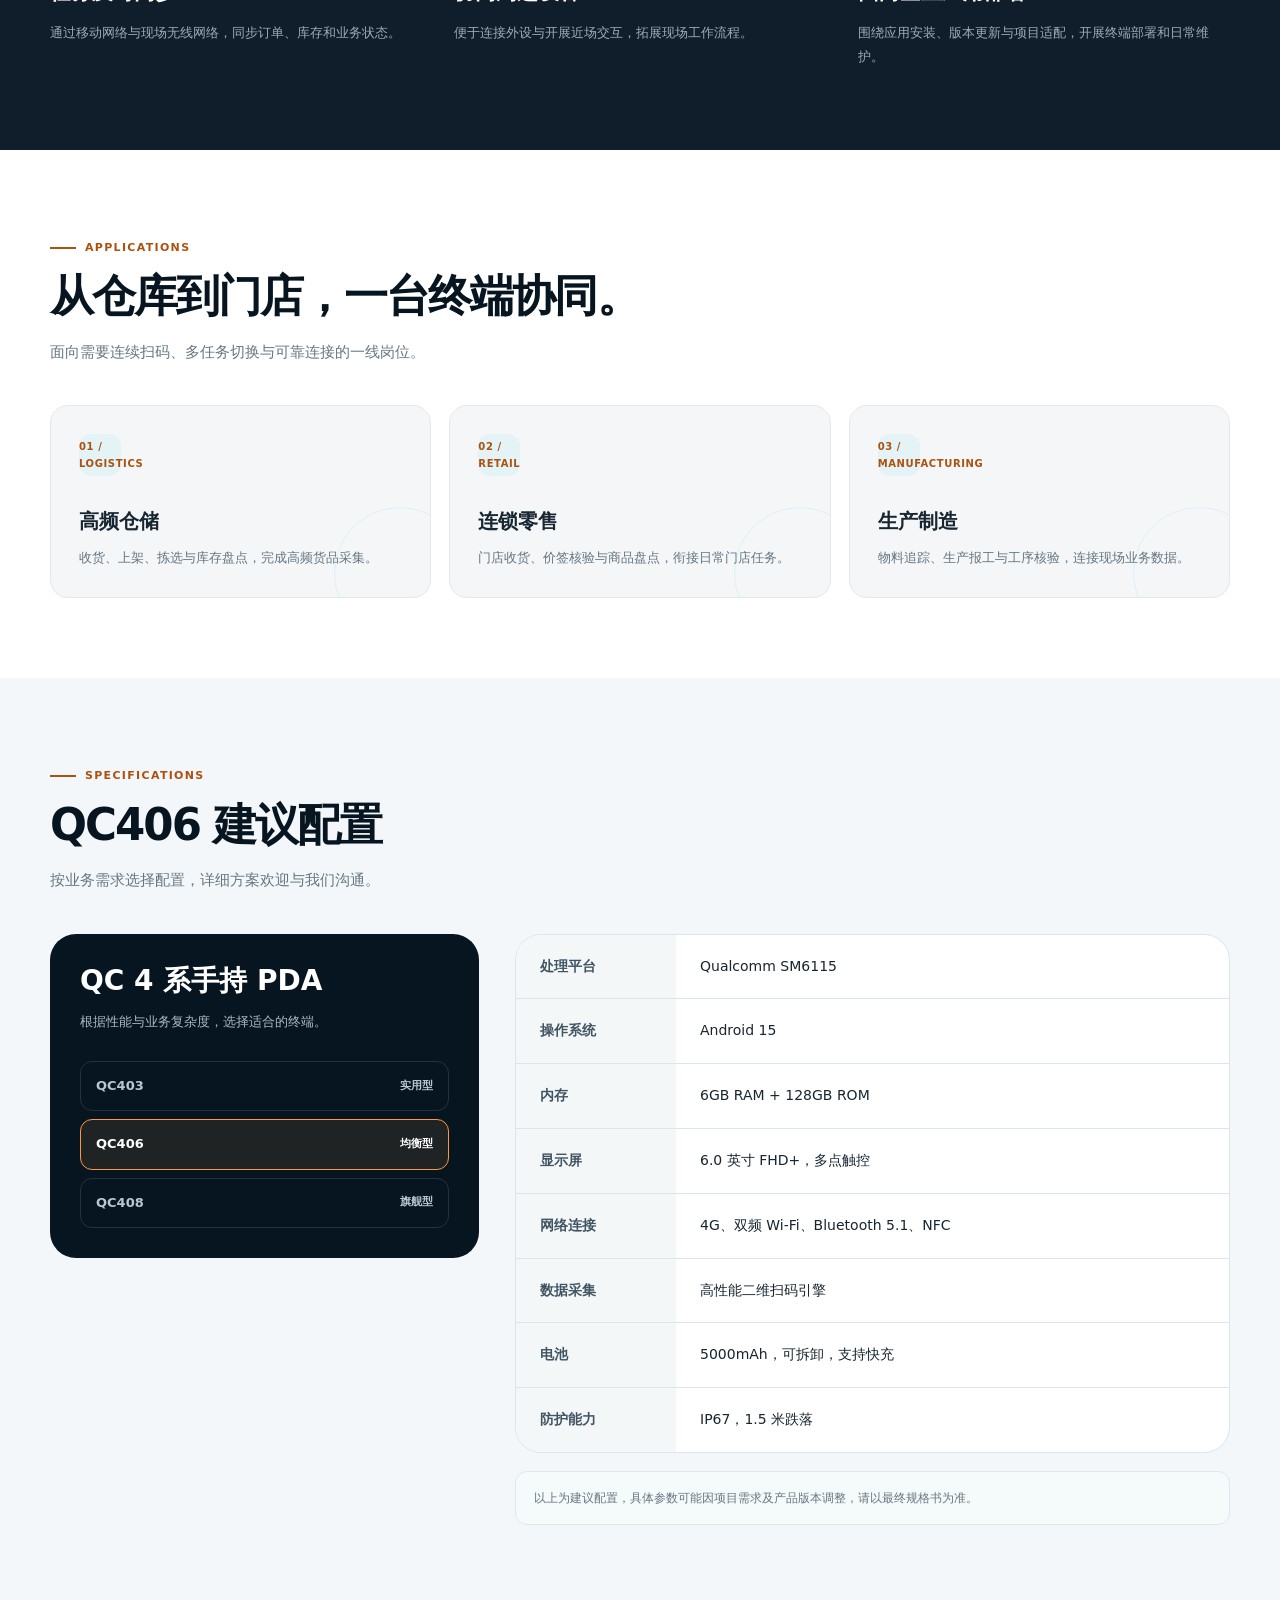
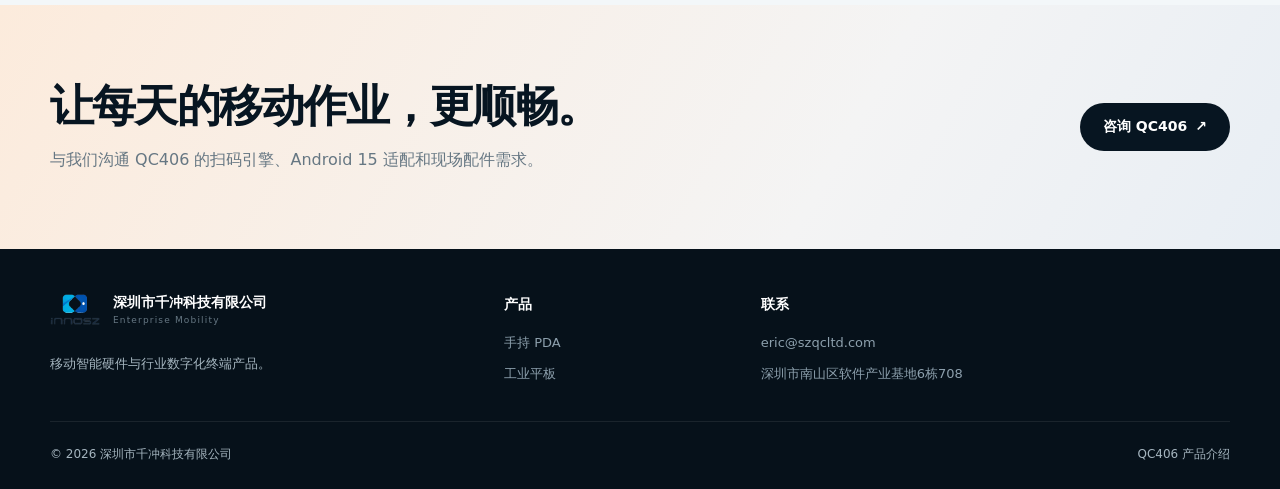
<file: products/QC406/index.html>
<!DOCTYPE html>
<html lang="zh-CN">
<head>
    <meta charset="UTF-8">
    <meta name="viewport" content="width=device-width, initial-scale=1.0">
    <meta name="description" content="QC406 4G 手持 PDA，采用 Qualcomm SM6115 与 Android 15，面向仓储、零售与制造作业。">
    <title>QC406 4G 手持 PDA｜SM6115 · Android 15</title>
    <link rel="stylesheet" href="../../css/style.css">
    <link rel="stylesheet" href="./qc406.css">
    <script src="../../js/translations-en.js" defer></script>
    <script src="../../js/i18n.js" defer></script>
</head>
<body class="product-page qc406-page" data-product="QC406">
    <header class="site-header"><div class="container header-inner"><a class="brand" href="../../index.html"><img src="../../images/innosz_logo.png" alt="INNOSZ"><span class="brand-copy"><strong>深圳市千冲科技有限公司</strong><span>Enterprise Mobility</span></span></a><div class="language-switch" role="group" aria-label="Language" hidden>
                <button type="button" data-language="zh-CN" lang="zh-CN" aria-pressed="true">中文</button>
                <button type="button" data-language="en" lang="en" aria-pressed="false">EN</button>
            </div><button class="menu-toggle" type="button" aria-label="打开导航" aria-expanded="false"><span></span></button><nav class="site-nav" aria-label="主导航"><a href="../../index.html#pda">产品中心</a><a href="../../index.html#solutions">解决方案</a><a href="../../index.html#about">关于我们</a><a class="button button--primary" href="../../index.html#contact">联系我们</a></nav></div></header>
    <main>
        <section class="product-hero qc406-hero" id="overview">
            <div class="container">
                <div class="breadcrumbs"><a href="../../index.html">首页</a><span>/</span><a href="../../index.html#pda">手持 PDA</a><span>/</span><span>QC406</span></div>
                <div class="product-hero-grid">
                    <div class="qc406-hero-copy">
                        <div class="product-kicker"><span class="tier-pill tier-pill--balanced">均衡型</span><span class="product-family-label">4G 移动数据采集终端</span></div>
                        <h1>QC406</h1>
                        <div class="product-tagline">坚固在手，作业顺畅。</div>
                        <p class="product-summary">SM6115、4G 与 Android 15，结合专业二维扫码和坚固机身，让仓储、门店与制造现场的高频作业更顺畅。</p>
                        <div class="qc406-hero-actions"><a class="button qc406-button" href="#features">探索 QC406 <span aria-hidden="true">↗</span></a><a class="qc406-text-link" href="#specifications">查看技术参数 <span aria-hidden="true">↓</span></a></div>
                        <div class="key-metrics">
                            <div class="key-metric"><strong>SM6115</strong><span>Qualcomm 八核平台</span></div>
                            <div class="key-metric"><strong>4G LTE</strong><span>移动数据连接</span></div>
                            <div class="key-metric"><strong>Android 15</strong><span>企业应用适配</span></div>
                        </div>
                    </div>
                    <div class="product-device-stage">
                        <span class="qc406-stage-label" aria-hidden="true">READY FOR EVERY SHIFT</span>
                        <img class="product-render product-render--pda" src="../../images/products/qc406/hero-v4.webp" width="1254" height="1254" alt="QC406 石墨灰前后壳、窄中框与铜橙侧键的简洁机身概念图" fetchpriority="high" decoding="async">
                    </div>
                </div>
                <p class="qc406-image-note">设备图片为 AI 生成的外观与功能示意，最终外观及配置以正式产品为准。</p>
            </div>
        </section>
        <nav class="product-subnav" aria-label="产品页导航">
            <div class="container product-subnav-inner"><span class="product-subnav-title">QC406 <small>4G · Android 15</small></span><div class="product-subnav-links"><a href="#overview">产品概述</a><a href="#features">核心卖点</a><a href="#scenarios">应用场景</a><a href="#specifications">技术参数</a></div></div>
        </nav>
        <div id="features">
            <section class="section qc406-highlights" aria-labelledby="highlights-title">
                <div class="container">
                    <div class="product-section-heading"><span class="eyebrow">AT A GLANCE</span><h2 id="highlights-title">每天的高频任务，都有准备。</h2><p>把性能、识读、连接与防护，落到现场作业的每一步。</p></div>
                    <div class="qc406-highlight-grid">
                        <article><span class="qc406-small-index">01 / PERFORMANCE</span><strong>SM6115</strong><h3>均衡八核性能</h3><p>业务应用切换，操作顺畅衔接。</p></article>
                        <article><span class="qc406-small-index">02 / CAPTURE</span><strong>二维扫码</strong><h3>专业数据采集</h3><p>连续扫描，提高日常采集效率。</p></article>
                        <article><span class="qc406-small-index">03 / POWER</span><strong>5000<span>mAh</span></strong><h3>可拆卸电池</h3><p>按班次换电，支持快充补电。</p></article>
                        <article><span class="qc406-small-index">04 / DISPLAY</span><strong>6.0<span>英寸</span></strong><h3>FHD+ 触控屏</h3><p>清晰呈现任务、图像与业务信息。</p></article>
                        <article><span class="qc406-small-index">05 / SOFTWARE</span><strong>Android 15</strong><h3>企业应用适配</h3><p>面向应用部署与业务系统适配。</p></article>
                        <article><span class="qc406-small-index">06 / DURABILITY</span><strong>IP67</strong><h3>坚固防护设计</h3><p>防尘防水，应对工业现场挑战。</p></article>
                    </div>
                </div>
            </section>
            <section class="section qc406-performance" aria-labelledby="performance-title">
                <div class="container qc406-performance-grid">
                    <div class="qc406-copy"><span class="eyebrow">01 / BALANCED PERFORMANCE</span><h2 id="performance-title">稳定性能，<br>跟上每个工作节拍。</h2><p>Qualcomm SM6115 八核平台搭配 6GB + 128GB 建议配置，兼顾业务运行、数据同步与多应用切换。采用 Android 15，方便对接仓储、零售和制造应用。</p></div>
                    <div class="qc406-platform-panel"><span class="qc406-platform-label">Qualcomm</span><strong>SM6115</strong><span class="qc406-platform-caption">均衡移动计算平台</span><div class="qc406-platform-specs"><div><strong>6GB + 128GB</strong><span>内存与存储</span></div><div><strong>Android 15</strong><span>操作系统</span></div></div></div>
                </div>
            </section>
            <section class="section qc406-story qc406-story--dark" aria-labelledby="scan-title">
                <div class="container qc406-story-grid qc406-story-grid--reverse">
                    <div class="qc406-copy"><span class="eyebrow">02 / PROFESSIONAL CAPTURE</span><h2 id="scan-title">一次扫描，<br>顺畅衔接下一步。</h2><p>高性能二维扫描方案，覆盖一维码、二维码与屏幕条码，面向常见污损码和密集条码作业。小面积铜橙侧面扫码键，配合细纹握持区域，让收货、拣选与复核更顺手。</p><div class="qc406-tags"><span>一维 / 二维</span><span>屏幕条码</span><span>连续采集</span></div></div>
                    <figure class="qc406-media"><img src="../../images/products/qc406/scan-v4.webp" width="1536" height="1024" alt="QC406 顶部二维扫描窗口与橙色侧面扫码键特写" loading="lazy" decoding="async"></figure>
                </div>
            </section>
            <section class="section qc406-story qc406-story--light" aria-labelledby="power-title">
                <div class="container qc406-story-grid">
                    <div class="qc406-copy"><span class="eyebrow">03 / SHIFT-READY POWER</span><h2 id="power-title">大容量续航，<br>从容应对每个班次。</h2><p>5000mAh 可拆卸电池建议方案，满足移动作业的续航需求。支持快充补电，便于在休息间隙恢复电量；结合班次换电与备用电池安排，让高频任务有序接续。</p><div class="qc406-inline-metrics"><div><strong>5000<small>mAh</small></strong><span>电池容量</span></div><div><strong>快充</strong><span>高效补电</span></div></div></div>
                    <figure class="qc406-media"><img src="../../images/products/qc406/power-v4.webp" width="1536" height="1024" alt="QC406 USB-C 连接充电线与电量显示概念图" loading="lazy" decoding="async"></figure>
                </div>
            </section>
            <section class="section qc406-story qc406-story--dark" aria-labelledby="display-title">
                <div class="container qc406-story-grid qc406-story-grid--reverse">
                    <div class="qc406-copy"><span class="eyebrow">04 / CLEAR VIEW</span><h2 id="display-title">看清任务，<br>把操作握在手中。</h2><p>6.0 英寸 FHD+ 多点触控屏，清晰呈现任务清单、商品信息与扫描结果。全触屏交互配合加固机身，在移动中查询、录入与核验，减少往返固定工位。</p><div class="qc406-inline-metrics"><div><strong>6.0<small>英寸</small></strong><span>全触屏设计</span></div><div><strong>FHD+</strong><span>高清显示</span></div></div></div>
                    <figure class="qc406-media"><img src="../../images/products/qc406/display-v4.webp" width="1536" height="1024" alt="手持 QC406 高亮触屏终端，屏幕显示扫码与库存任务界面" loading="lazy" decoding="async"></figure>
                </div>
            </section>
            <section class="section qc406-story qc406-story--light" aria-labelledby="rugged-title">
                <div class="container qc406-story-grid">
                    <div class="qc406-copy"><span class="eyebrow">05 / RUGGED BY DESIGN</span><h2 id="rugged-title">坚固外壳，<br>适应忙碌现场。</h2><p>IP67 防护与 1.5 米跌落建议方案，面向粉尘、泼溅和频繁搬运环境。低轮廓护角、细纹侧握与便于定位的扫码键，让日常握持和现场操作更踏实。</p><div class="qc406-inline-metrics"><div><strong>IP67</strong><span>防尘防水</span></div><div><strong>1.5<small>米</small></strong><span>跌落防护建议</span></div></div></div>
                    <figure class="qc406-media"><img src="../../images/products/qc406/rugged-v4.webp" width="1536" height="1024" alt="QC406 深灰加固终端置于湿润工业表面，展示防护概念" loading="lazy" decoding="async"></figure>
                </div>
            </section>
            <section class="section qc406-connections" aria-labelledby="connections-title">
                <div class="container">
                    <div class="product-section-heading"><span class="eyebrow">06 / CONNECTED WORKFLOW</span><h2 id="connections-title">4G 连接，融入现有工作流。</h2><p>结合移动网络、现场 Wi-Fi 与企业应用，让终端和业务协同运转。</p></div>
                    <div class="qc406-connection-grid"><article><span>4G / 双频 Wi-Fi</span><h3>任务及时同步</h3><p>通过移动网络与现场无线网络，同步订单、库存和业务状态。</p></article><article><span>Bluetooth / NFC</span><h3>协同周边设备</h3><p>便于连接外设与开展近场交互，拓展现场工作流程。</p></article><article><span>ANDROID 15</span><h3>面向企业应用部署</h3><p>围绕应用安装、版本更新与项目适配，开展终端部署和日常维护。</p></article></div>
                </div>
            </section>
        </div>
        <section class="section qc406-scenarios" id="scenarios">
            <div class="container">
                <div class="product-section-heading"><span class="eyebrow">APPLICATIONS</span><h2>从仓库到门店，一台终端协同。</h2><p>面向需要连续扫码、多任务切换与可靠连接的一线岗位。</p></div>
                <div class="scenario-grid"><article class="scenario-card"><span class="scenario-number">01 / LOGISTICS</span><h3>高频仓储</h3><p>收货、上架、拣选与库存盘点，完成高频货品采集。</p></article><article class="scenario-card"><span class="scenario-number">02 / RETAIL</span><h3>连锁零售</h3><p>门店收货、价签核验与商品盘点，衔接日常门店任务。</p></article><article class="scenario-card"><span class="scenario-number">03 / MANUFACTURING</span><h3>生产制造</h3><p>物料追踪、生产报工与工序核验，连接现场业务数据。</p></article></div>
            </div>
        </section>
        <section class="section section--soft" id="specifications">
            <div class="container">
                <div class="product-section-heading"><span class="eyebrow">SPECIFICATIONS</span><h2>QC406 建议配置</h2><p>按业务需求选择配置，详细方案欢迎与我们沟通。</p></div>
                <div class="spec-layout">
                    <aside class="spec-aside"><h3>QC 4 系手持 PDA</h3><p>根据性能与业务复杂度，选择适合的终端。</p><div class="model-switcher"><a data-product-switcher="QC403" href="../QC403/index.html"><span>QC403</span><small>实用型</small></a><a data-product-switcher="QC406" href="../QC406/index.html"><span>QC406</span><small>均衡型</small></a><a data-product-switcher="QC408" href="../QC408/index.html"><span>QC408</span><small>旗舰型</small></a></div></aside>
                    <div><div class="spec-grid">
                        <div class="spec-row"><div class="spec-label">处理平台</div><div class="spec-value">Qualcomm SM6115</div></div>
                        <div class="spec-row"><div class="spec-label">操作系统</div><div class="spec-value">Android 15</div></div>
                        <div class="spec-row"><div class="spec-label">内存</div><div class="spec-value">6GB RAM + 128GB ROM</div></div>
                        <div class="spec-row"><div class="spec-label">显示屏</div><div class="spec-value">6.0 英寸 FHD+，多点触控</div></div>
                        <div class="spec-row"><div class="spec-label">网络连接</div><div class="spec-value">4G、双频 Wi-Fi、Bluetooth 5.1、NFC</div></div>
                        <div class="spec-row"><div class="spec-label">数据采集</div><div class="spec-value">高性能二维扫码引擎</div></div>
                        <div class="spec-row"><div class="spec-label">电池</div><div class="spec-value">5000mAh，可拆卸，支持快充</div></div>
                        <div class="spec-row"><div class="spec-label">防护能力</div><div class="spec-value">IP67，1.5 米跌落</div></div>
                    </div><p class="disclaimer">以上为建议配置，具体参数可能因项目需求及产品版本调整，请以最终规格书为准。</p></div>
                </div>
            </div>
        </section>
        <section class="cta"><div class="container cta-inner"><div><h2>让每天的移动作业，更顺畅。</h2><p>与我们沟通 QC406 的扫码引擎、Android 15 适配和现场配件需求。</p></div><a class="button button--dark" href="mailto:eric@szqcltd.com?subject=QC406%20产品咨询">咨询 QC406 <span aria-hidden="true">↗</span></a></div></section>
    </main>
    <footer class="site-footer"><div class="container"><div class="footer-main"><div class="footer-about"><a class="brand" href="../../index.html"><img src="../../images/innosz_logo.png" alt="INNOSZ"><span class="brand-copy"><strong>深圳市千冲科技有限公司</strong><span>Enterprise Mobility</span></span></a><p>移动智能硬件与行业数字化终端产品。</p></div><div class="footer-col"><h3>产品</h3><a href="../../index.html#pda">手持 PDA</a><a href="../../index.html#tablet">工业平板</a></div><div class="footer-col"><h3>联系</h3><a href="mailto:eric@szqcltd.com">eric@szqcltd.com</a><span>深圳市南山区软件产业基地6栋708</span></div></div><div class="footer-bottom"><span>© <span data-current-year>2026</span> 深圳市千冲科技有限公司</span><span>QC406 产品介绍</span></div></div></footer>
    <script src="../../js/products.js"></script><script src="../../js/main.js"></script>
</body>
</html>
</file>
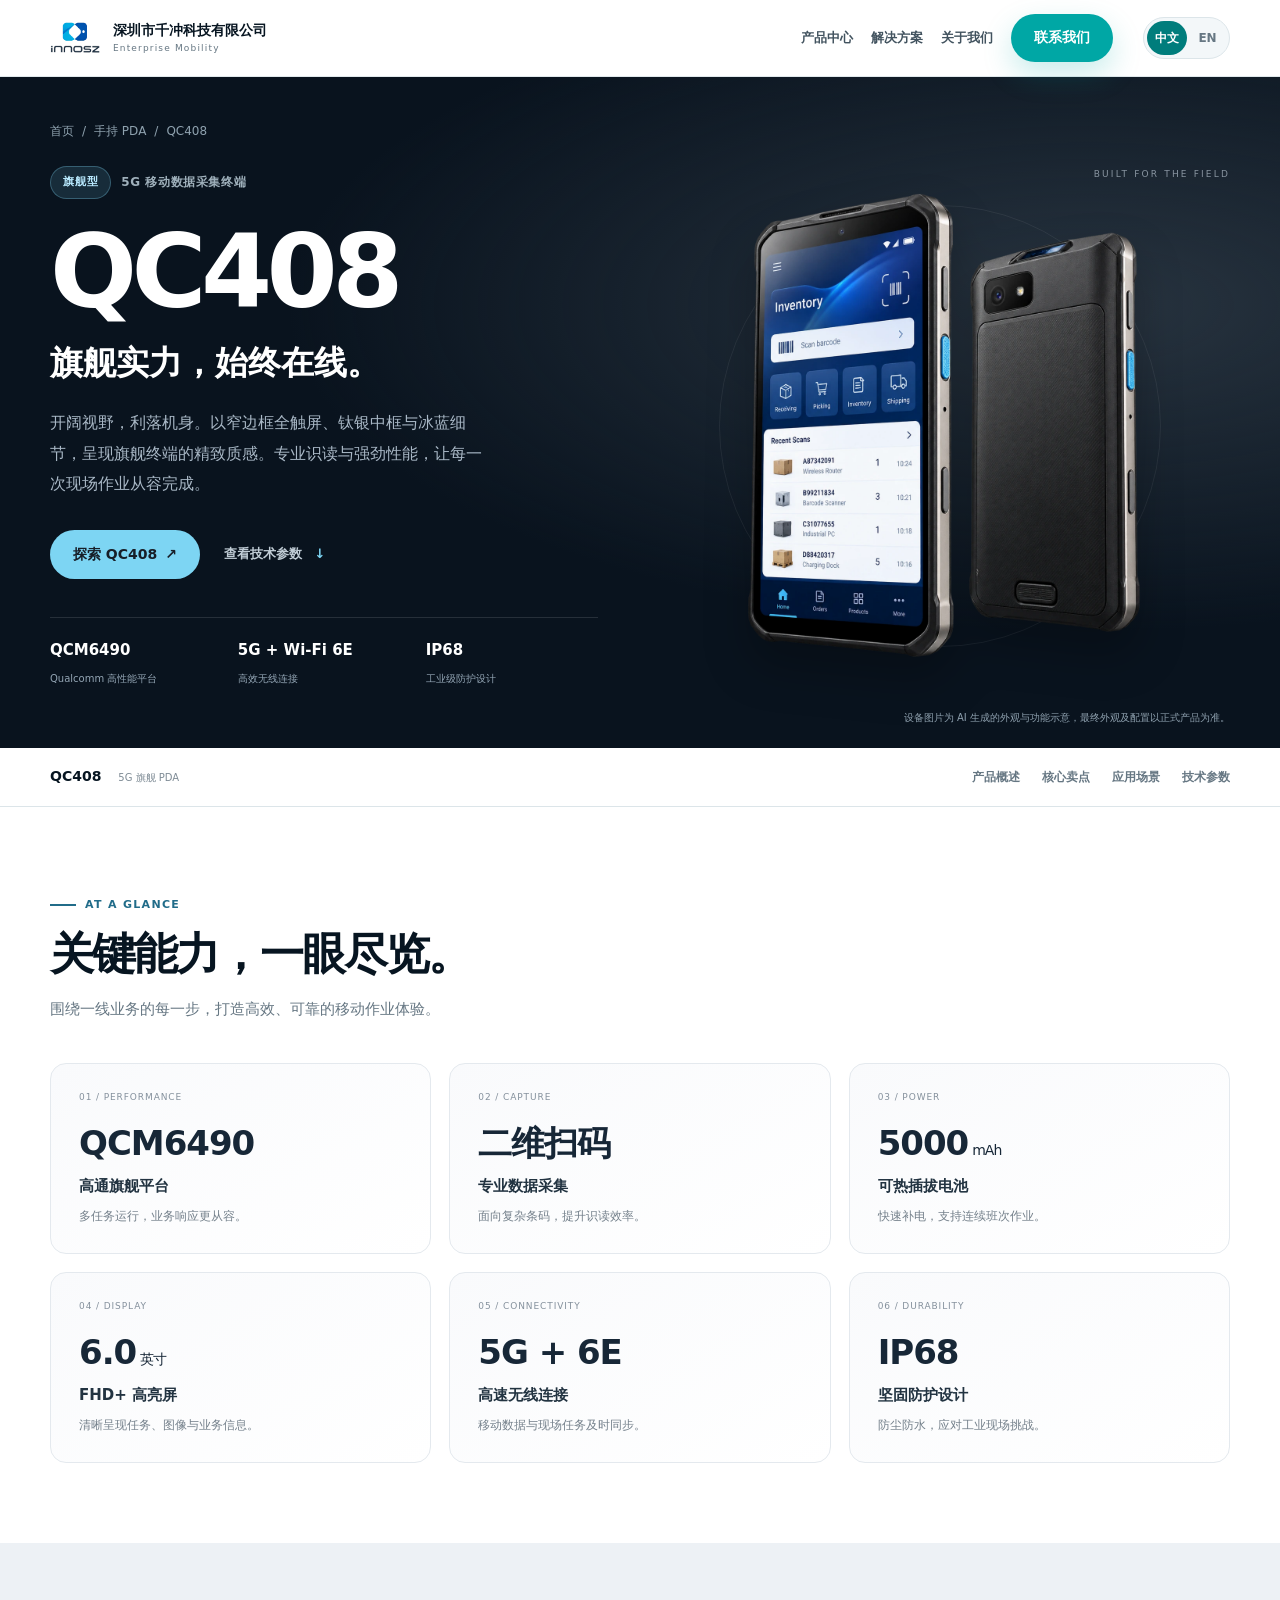
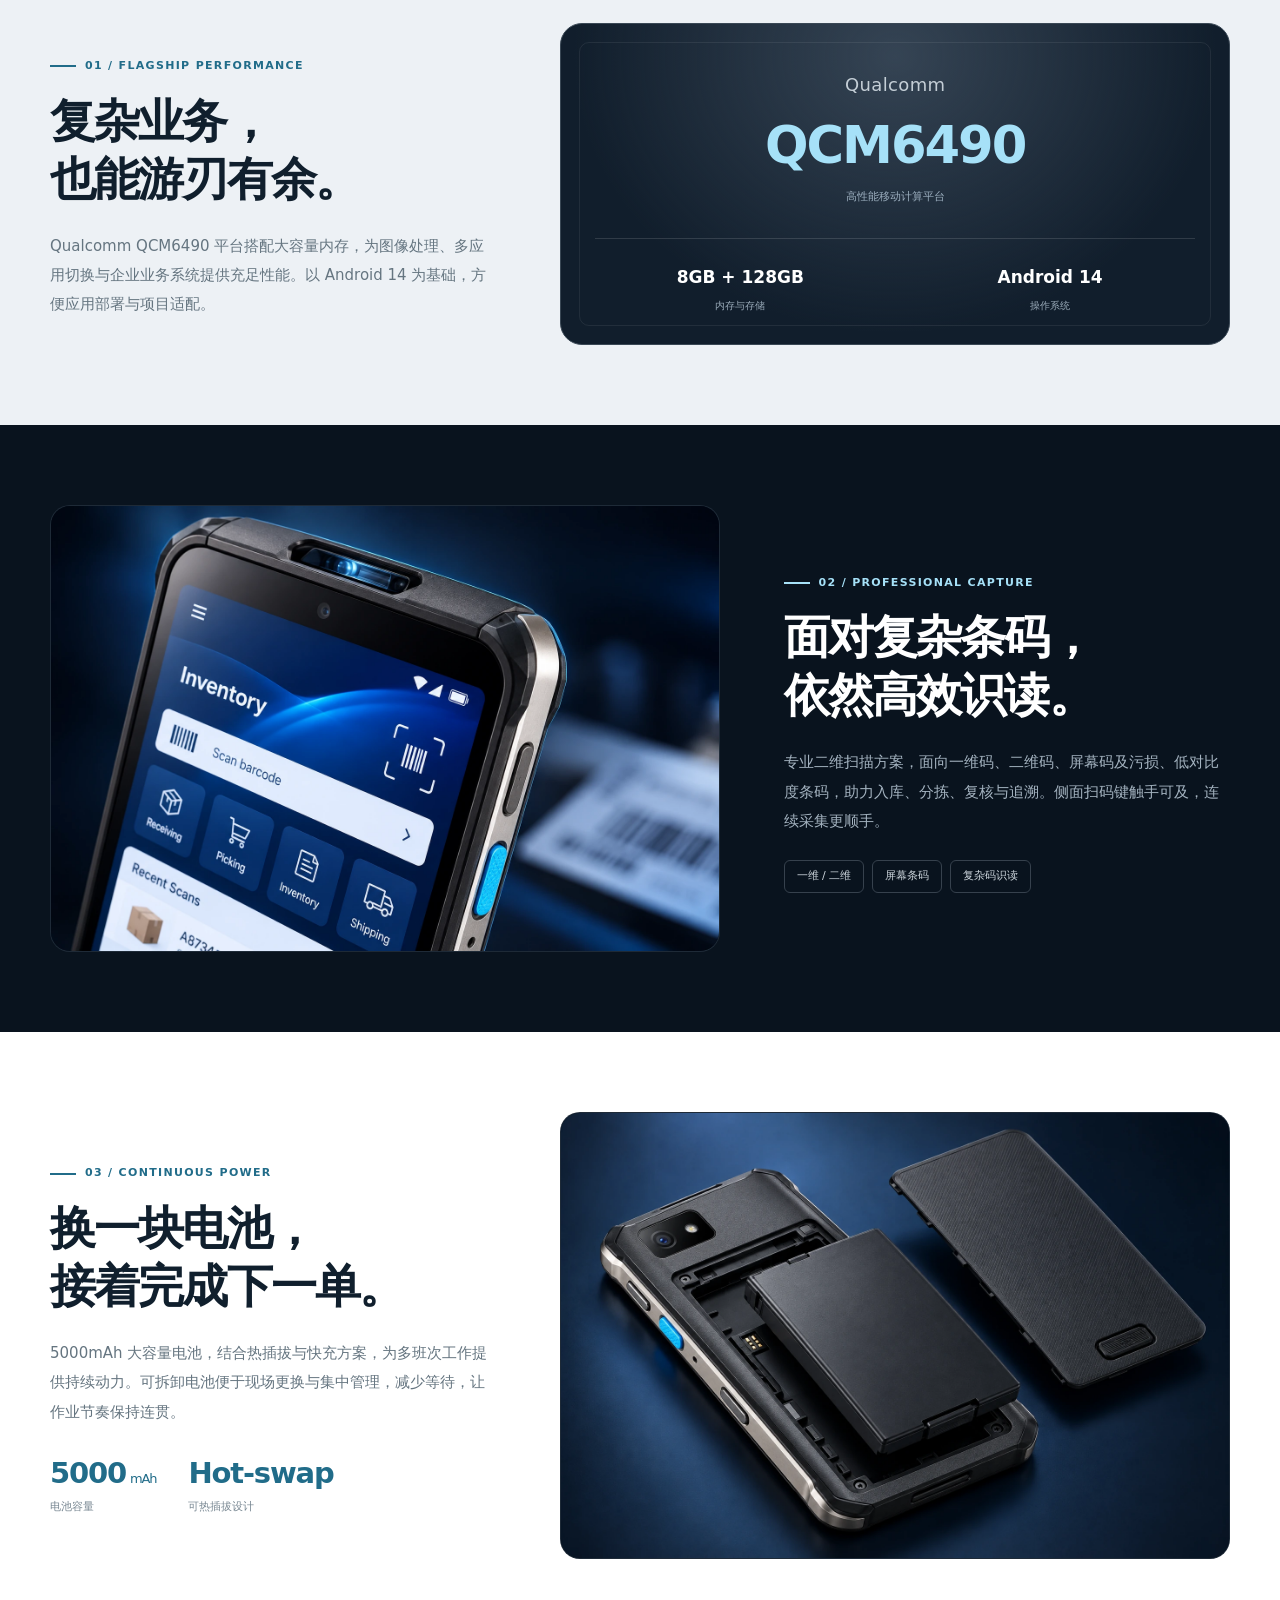
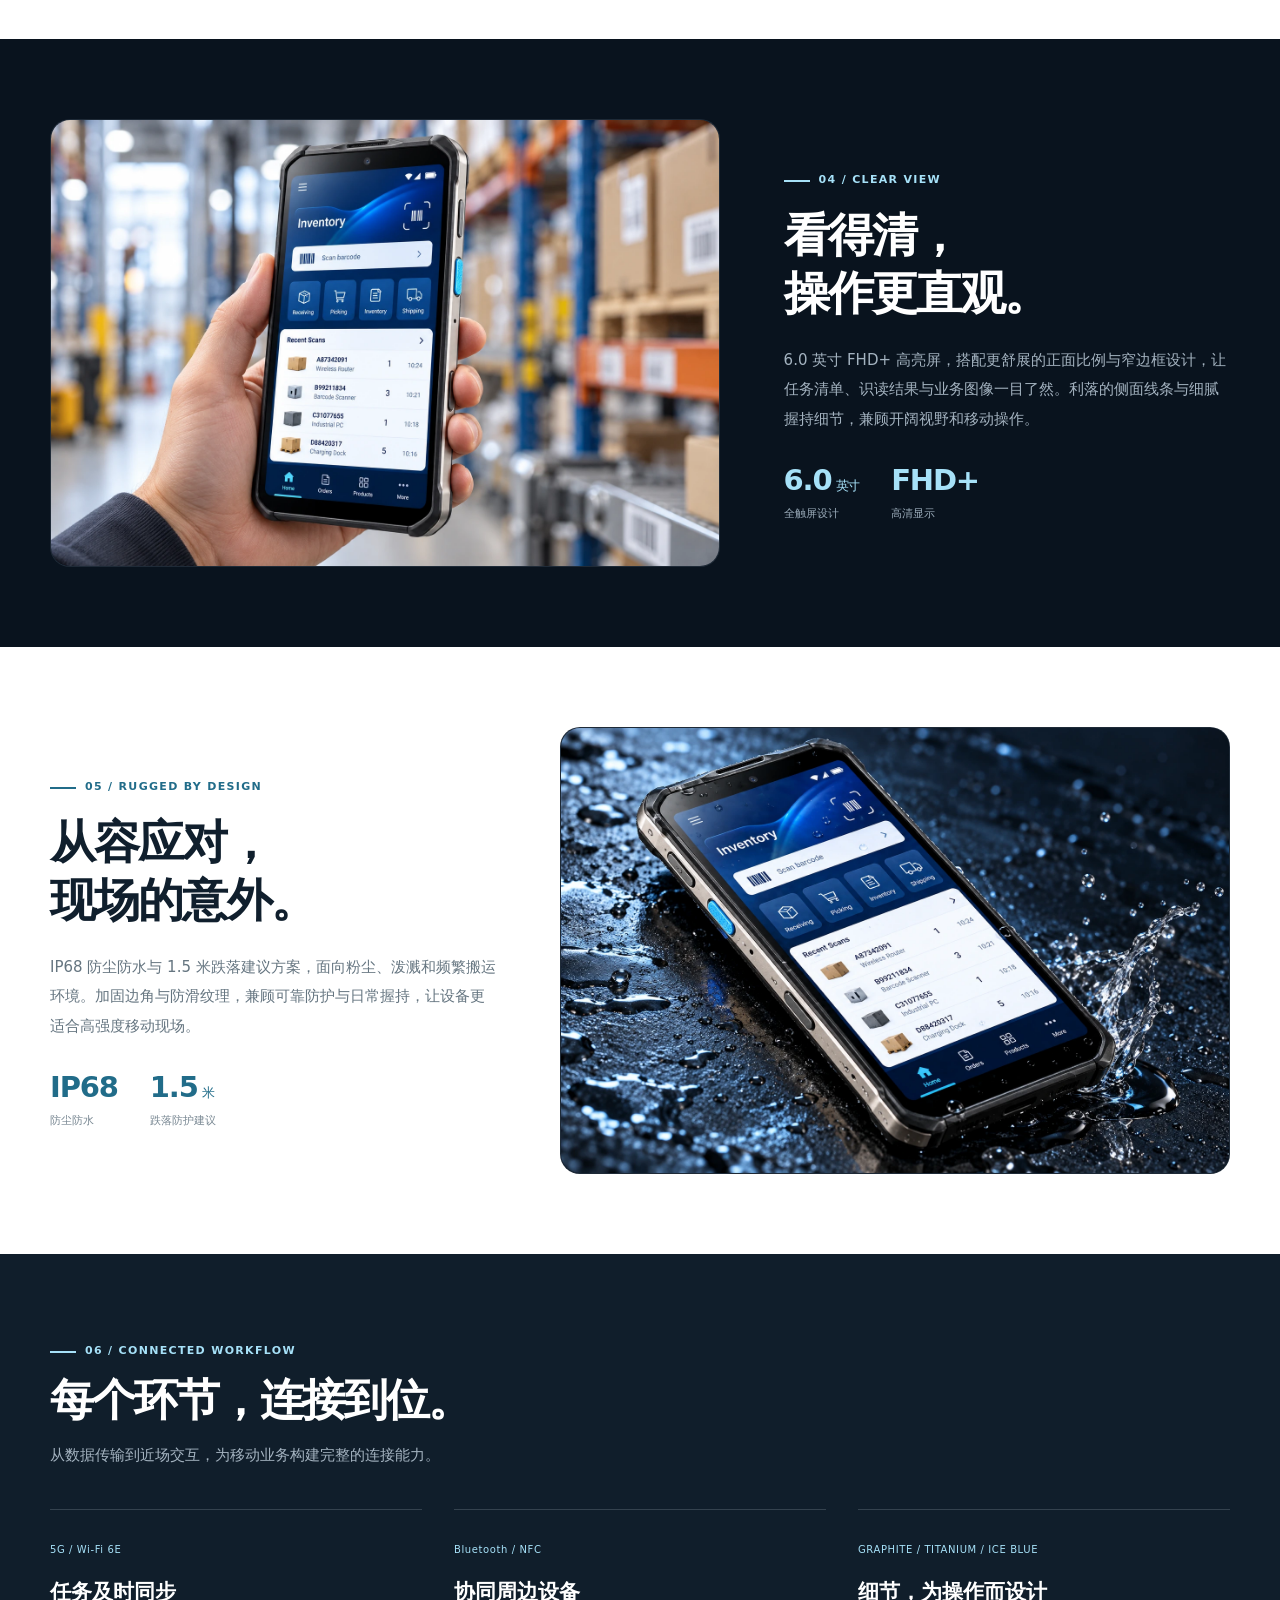
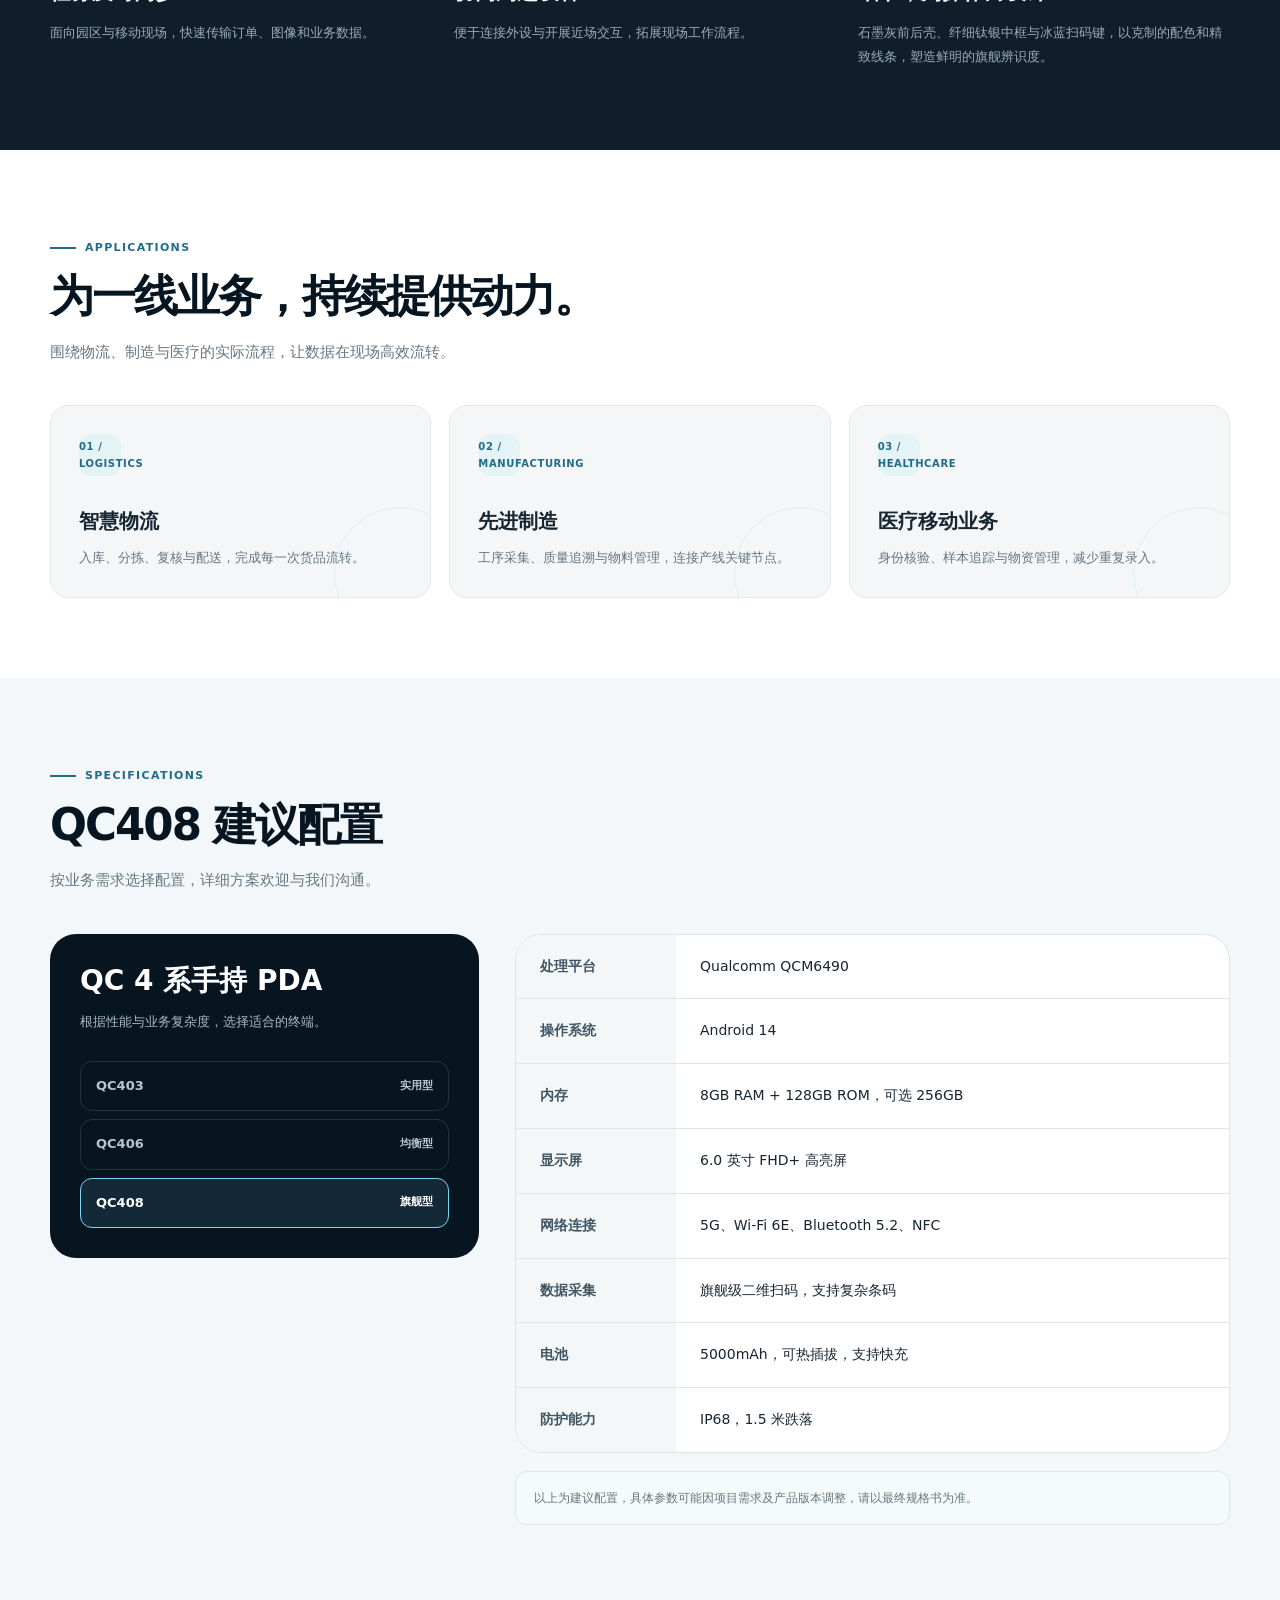
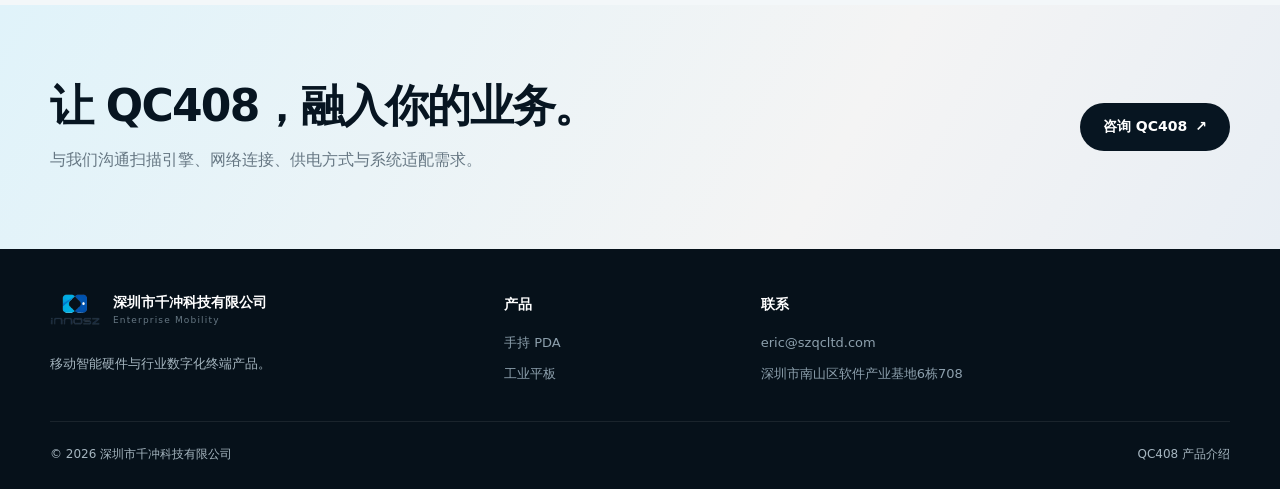
<file: products/QC408/index.html>
<!DOCTYPE html>
<html lang="zh-CN">
<head>
    <meta charset="UTF-8">
    <meta name="viewport" content="width=device-width, initial-scale=1.0">
    <meta name="description" content="QC408 旗舰型 5G 手持 PDA，采用 Qualcomm QCM6490，面向物流、制造与医疗关键业务。">
    <title>QC408 旗舰型 5G 手持 PDA｜QCM6490</title>
    <link rel="stylesheet" href="../../css/style.css">
    <link rel="stylesheet" href="./qc408.css">
    <script src="../../js/translations-en.js" defer></script>
    <script src="../../js/i18n.js" defer></script>
</head>
<body class="product-page qc408-page" data-product="QC408">
    <header class="site-header"><div class="container header-inner"><a class="brand" href="../../index.html"><img src="../../images/innosz_logo.png" alt="INNOSZ"><span class="brand-copy"><strong>深圳市千冲科技有限公司</strong><span>Enterprise Mobility</span></span></a><div class="language-switch" role="group" aria-label="Language" hidden>
                <button type="button" data-language="zh-CN" lang="zh-CN" aria-pressed="true">中文</button>
                <button type="button" data-language="en" lang="en" aria-pressed="false">EN</button>
            </div><button class="menu-toggle" type="button" aria-label="打开导航" aria-expanded="false"><span></span></button><nav class="site-nav" aria-label="主导航"><a href="../../index.html#pda">产品中心</a><a href="../../index.html#solutions">解决方案</a><a href="../../index.html#about">关于我们</a><a class="button button--primary" href="../../index.html#contact">联系我们</a></nav></div></header>
    <main>
        <section class="product-hero qc408-hero" id="overview">
            <div class="container">
                <div class="breadcrumbs"><a href="../../index.html">首页</a><span>/</span><a href="../../index.html#pda">手持 PDA</a><span>/</span><span>QC408</span></div>
                <div class="product-hero-grid">
                    <div class="qc408-hero-copy">
                        <div class="product-kicker"><span class="tier-pill tier-pill--flagship">旗舰型</span><span class="product-family-label">5G 移动数据采集终端</span></div>
                        <h1>QC408</h1>
                        <div class="product-tagline">旗舰实力，始终在线。</div>
                        <p class="product-summary">开阔视野，利落机身。以窄边框全触屏、钛银中框与冰蓝细节，呈现旗舰终端的精致质感。专业识读与强劲性能，让每一次现场作业从容完成。</p>
                        <div class="qc408-hero-actions"><a class="button qc408-button" href="#features">探索 QC408 <span aria-hidden="true">↗</span></a><a class="qc408-text-link" href="#specifications">查看技术参数 <span aria-hidden="true">↓</span></a></div>
                        <div class="key-metrics">
                            <div class="key-metric"><strong>QCM6490</strong><span>Qualcomm 高性能平台</span></div>
                            <div class="key-metric"><strong>5G + Wi-Fi 6E</strong><span>高效无线连接</span></div>
                            <div class="key-metric"><strong>IP68</strong><span>工业级防护设计</span></div>
                        </div>
                    </div>
                    <div class="product-device-stage">
                        <span class="qc408-stage-label" aria-hidden="true">BUILT FOR THE FIELD</span>
                        <img class="product-render product-render--pda" src="../../images/products/qc408/hero-v3.webp" width="1254" height="1254" alt="QC408 窄边框宽屏、钛银中框与冰蓝按键的轻薄机身正反面概念图" fetchpriority="high" decoding="async">
                    </div>
                </div>
                <p class="qc408-image-note">设备图片为 AI 生成的外观与功能示意，最终外观及配置以正式产品为准。</p>
            </div>
        </section>
        <nav class="product-subnav" aria-label="产品页导航">
            <div class="container product-subnav-inner"><span class="product-subnav-title">QC408 <small>5G 旗舰 PDA</small></span><div class="product-subnav-links"><a href="#overview">产品概述</a><a href="#features">核心卖点</a><a href="#scenarios">应用场景</a><a href="#specifications">技术参数</a></div></div>
        </nav>
        <div id="features">
            <section class="section qc408-highlights" aria-labelledby="highlights-title">
                <div class="container">
                    <div class="product-section-heading"><span class="eyebrow">AT A GLANCE</span><h2 id="highlights-title">关键能力，一眼尽览。</h2><p>围绕一线业务的每一步，打造高效、可靠的移动作业体验。</p></div>
                    <div class="qc408-highlight-grid">
                        <article><span class="qc408-small-index">01 / PERFORMANCE</span><strong>QCM6490</strong><h3>高通旗舰平台</h3><p>多任务运行，业务响应更从容。</p></article>
                        <article><span class="qc408-small-index">02 / CAPTURE</span><strong>二维扫码</strong><h3>专业数据采集</h3><p>面向复杂条码，提升识读效率。</p></article>
                        <article><span class="qc408-small-index">03 / POWER</span><strong>5000<span>mAh</span></strong><h3>可热插拔电池</h3><p>快速补电，支持连续班次作业。</p></article>
                        <article><span class="qc408-small-index">04 / DISPLAY</span><strong>6.0<span>英寸</span></strong><h3>FHD+ 高亮屏</h3><p>清晰呈现任务、图像与业务信息。</p></article>
                        <article><span class="qc408-small-index">05 / CONNECTIVITY</span><strong>5G + 6E</strong><h3>高速无线连接</h3><p>移动数据与现场任务及时同步。</p></article>
                        <article><span class="qc408-small-index">06 / DURABILITY</span><strong>IP68</strong><h3>坚固防护设计</h3><p>防尘防水，应对工业现场挑战。</p></article>
                    </div>
                </div>
            </section>
            <section class="section qc408-performance" aria-labelledby="performance-title">
                <div class="container qc408-performance-grid">
                    <div class="qc408-copy"><span class="eyebrow">01 / FLAGSHIP PERFORMANCE</span><h2 id="performance-title">复杂业务，<br>也能游刃有余。</h2><p>Qualcomm QCM6490 平台搭配大容量内存，为图像处理、多应用切换与企业业务系统提供充足性能。以 Android 14 为基础，方便应用部署与项目适配。</p></div>
                    <div class="qc408-platform-panel"><span class="qc408-platform-label">Qualcomm</span><strong>QCM6490</strong><span class="qc408-platform-caption">高性能移动计算平台</span><div class="qc408-platform-specs"><div><strong>8GB + 128GB</strong><span>内存与存储</span></div><div><strong>Android 14</strong><span>操作系统</span></div></div></div>
                </div>
            </section>
            <section class="section qc408-story qc408-story--dark" aria-labelledby="scan-title">
                <div class="container qc408-story-grid qc408-story-grid--reverse">
                    <div class="qc408-copy"><span class="eyebrow">02 / PROFESSIONAL CAPTURE</span><h2 id="scan-title">面对复杂条码，<br>依然高效识读。</h2><p>专业二维扫描方案，面向一维码、二维码、屏幕码及污损、低对比度条码，助力入库、分拣、复核与追溯。侧面扫码键触手可及，连续采集更顺手。</p><div class="qc408-tags"><span>一维 / 二维</span><span>屏幕条码</span><span>复杂码识读</span></div></div>
                    <figure class="qc408-media"><img src="../../images/products/qc408/scan-v3.webp" width="1536" height="1024" alt="QC408 一体式扫描头、钛银中框与冰蓝扫码键特写" loading="lazy" decoding="async"></figure>
                </div>
            </section>
            <section class="section qc408-story qc408-story--light" aria-labelledby="power-title">
                <div class="container qc408-story-grid">
                    <div class="qc408-copy"><span class="eyebrow">03 / CONTINUOUS POWER</span><h2 id="power-title">换一块电池，<br>接着完成下一单。</h2><p>5000mAh 大容量电池，结合热插拔与快充方案，为多班次工作提供持续动力。可拆卸电池便于现场更换与集中管理，减少等待，让作业节奏保持连贯。</p><div class="qc408-inline-metrics"><div><strong>5000<small>mAh</small></strong><span>电池容量</span></div><div><strong>Hot-swap</strong><span>可热插拔设计</span></div></div></div>
                    <figure class="qc408-media"><img src="../../images/products/qc408/battery-v3.webp" width="1536" height="1024" alt="QC408 可拆卸电池与电池仓结构概念图" loading="lazy" decoding="async"></figure>
                </div>
            </section>
            <section class="section qc408-story qc408-story--dark" aria-labelledby="display-title">
                <div class="container qc408-story-grid qc408-story-grid--reverse">
                    <div class="qc408-copy"><span class="eyebrow">04 / CLEAR VIEW</span><h2 id="display-title">看得清，<br>操作更直观。</h2><p>6.0 英寸 FHD+ 高亮屏，搭配更舒展的正面比例与窄边框设计，让任务清单、识读结果与业务图像一目了然。利落的侧面线条与细腻握持细节，兼顾开阔视野和移动操作。</p><div class="qc408-inline-metrics"><div><strong>6.0<small>英寸</small></strong><span>全触屏设计</span></div><div><strong>FHD+</strong><span>高清显示</span></div></div></div>
                    <figure class="qc408-media"><img src="../../images/products/qc408/display-v3.webp" width="1536" height="1024" alt="手持 QC408 窄边框宽屏终端，展示库存界面与利落的机身侧面" loading="lazy" decoding="async"></figure>
                </div>
            </section>
            <section class="section qc408-story qc408-story--light" aria-labelledby="rugged-title">
                <div class="container qc408-story-grid">
                    <div class="qc408-copy"><span class="eyebrow">05 / RUGGED BY DESIGN</span><h2 id="rugged-title">从容应对，<br>现场的意外。</h2><p>IP68 防尘防水与 1.5 米跌落建议方案，面向粉尘、泼溅和频繁搬运环境。加固边角与防滑纹理，兼顾可靠防护与日常握持，让设备更适合高强度移动现场。</p><div class="qc408-inline-metrics"><div><strong>IP68</strong><span>防尘防水</span></div><div><strong>1.5<small>米</small></strong><span>跌落防护建议</span></div></div></div>
                    <figure class="qc408-media"><img src="../../images/products/qc408/rugged-v3.webp" width="1536" height="1024" alt="QC408 钛银与石墨灰终端置于水花中，展示轻薄外观与防护设计" loading="lazy" decoding="async"></figure>
                </div>
            </section>
            <section class="section qc408-connections" aria-labelledby="connections-title">
                <div class="container">
                    <div class="product-section-heading"><span class="eyebrow">06 / CONNECTED WORKFLOW</span><h2 id="connections-title">每个环节，连接到位。</h2><p>从数据传输到近场交互，为移动业务构建完整的连接能力。</p></div>
                    <div class="qc408-connection-grid"><article><span>5G / Wi-Fi 6E</span><h3>任务及时同步</h3><p>面向园区与移动现场，快速传输订单、图像和业务数据。</p></article><article><span>Bluetooth / NFC</span><h3>协同周边设备</h3><p>便于连接外设与开展近场交互，拓展现场工作流程。</p></article><article><span>GRAPHITE / TITANIUM / ICE BLUE</span><h3>细节，为操作而设计</h3><p>石墨灰前后壳、纤细钛银中框与冰蓝扫码键，以克制的配色和精致线条，塑造鲜明的旗舰辨识度。</p></article></div>
                </div>
            </section>
        </div>
        <section class="section qc408-scenarios" id="scenarios">
            <div class="container">
                <div class="product-section-heading"><span class="eyebrow">APPLICATIONS</span><h2>为一线业务，持续提供动力。</h2><p>围绕物流、制造与医疗的实际流程，让数据在现场高效流转。</p></div>
                <div class="scenario-grid"><article class="scenario-card"><span class="scenario-number">01 / LOGISTICS</span><h3>智慧物流</h3><p>入库、分拣、复核与配送，完成每一次货品流转。</p></article><article class="scenario-card"><span class="scenario-number">02 / MANUFACTURING</span><h3>先进制造</h3><p>工序采集、质量追溯与物料管理，连接产线关键节点。</p></article><article class="scenario-card"><span class="scenario-number">03 / HEALTHCARE</span><h3>医疗移动业务</h3><p>身份核验、样本追踪与物资管理，减少重复录入。</p></article></div>
            </div>
        </section>
        <section class="section section--soft" id="specifications">
            <div class="container">
                <div class="product-section-heading"><span class="eyebrow">SPECIFICATIONS</span><h2>QC408 建议配置</h2><p>按业务需求选择配置，详细方案欢迎与我们沟通。</p></div>
                <div class="spec-layout">
                    <aside class="spec-aside"><h3>QC 4 系手持 PDA</h3><p>根据性能与业务复杂度，选择适合的终端。</p><div class="model-switcher"><a data-product-switcher="QC403" href="../QC403/index.html"><span>QC403</span><small>实用型</small></a><a data-product-switcher="QC406" href="../QC406/index.html"><span>QC406</span><small>均衡型</small></a><a data-product-switcher="QC408" href="../QC408/index.html"><span>QC408</span><small>旗舰型</small></a></div></aside>
                    <div><div class="spec-grid">
                        <div class="spec-row"><div class="spec-label">处理平台</div><div class="spec-value">Qualcomm QCM6490</div></div>
                        <div class="spec-row"><div class="spec-label">操作系统</div><div class="spec-value">Android 14</div></div>
                        <div class="spec-row"><div class="spec-label">内存</div><div class="spec-value">8GB RAM + 128GB ROM，可选 256GB</div></div>
                        <div class="spec-row"><div class="spec-label">显示屏</div><div class="spec-value">6.0 英寸 FHD+ 高亮屏</div></div>
                        <div class="spec-row"><div class="spec-label">网络连接</div><div class="spec-value">5G、Wi-Fi 6E、Bluetooth 5.2、NFC</div></div>
                        <div class="spec-row"><div class="spec-label">数据采集</div><div class="spec-value">旗舰级二维扫码，支持复杂条码</div></div>
                        <div class="spec-row"><div class="spec-label">电池</div><div class="spec-value">5000mAh，可热插拔，支持快充</div></div>
                        <div class="spec-row"><div class="spec-label">防护能力</div><div class="spec-value">IP68，1.5 米跌落</div></div>
                    </div><p class="disclaimer">以上为建议配置，具体参数可能因项目需求及产品版本调整，请以最终规格书为准。</p></div>
                </div>
            </div>
        </section>
        <section class="cta"><div class="container cta-inner"><div><h2>让 QC408，融入你的业务。</h2><p>与我们沟通扫描引擎、网络连接、供电方式与系统适配需求。</p></div><a class="button button--dark" href="mailto:eric@szqcltd.com?subject=QC408%20产品咨询">咨询 QC408 <span aria-hidden="true">↗</span></a></div></section>
    </main>
    <footer class="site-footer"><div class="container"><div class="footer-main"><div class="footer-about"><a class="brand" href="../../index.html"><img src="../../images/innosz_logo.png" alt="INNOSZ"><span class="brand-copy"><strong>深圳市千冲科技有限公司</strong><span>Enterprise Mobility</span></span></a><p>移动智能硬件与行业数字化终端产品。</p></div><div class="footer-col"><h3>产品</h3><a href="../../index.html#pda">手持 PDA</a><a href="../../index.html#tablet">工业平板</a></div><div class="footer-col"><h3>联系</h3><a href="mailto:eric@szqcltd.com">eric@szqcltd.com</a><span>深圳市南山区软件产业基地6栋708</span></div></div><div class="footer-bottom"><span>© <span data-current-year>2026</span> 深圳市千冲科技有限公司</span><span>QC408 产品介绍</span></div></div></footer>
    <script src="../../js/products.js"></script><script src="../../js/main.js"></script>
</body>
</html>
</file>
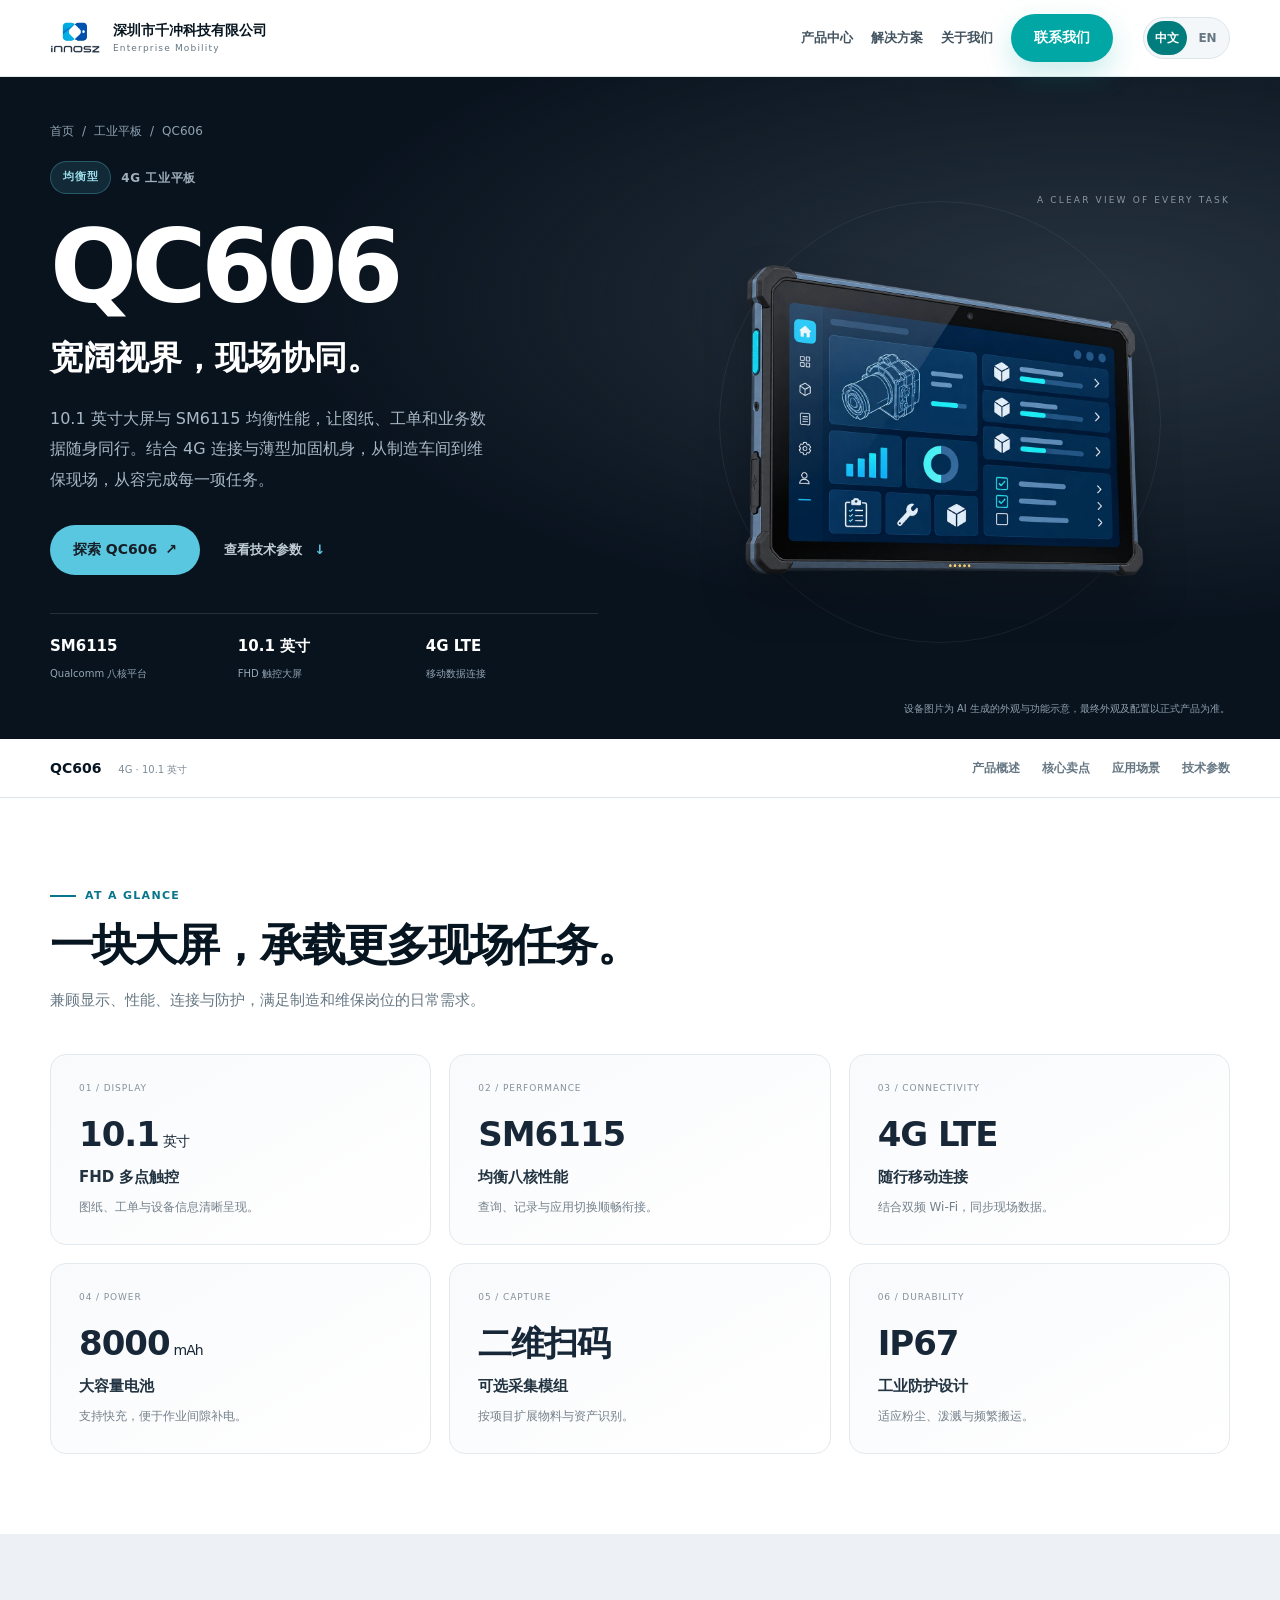
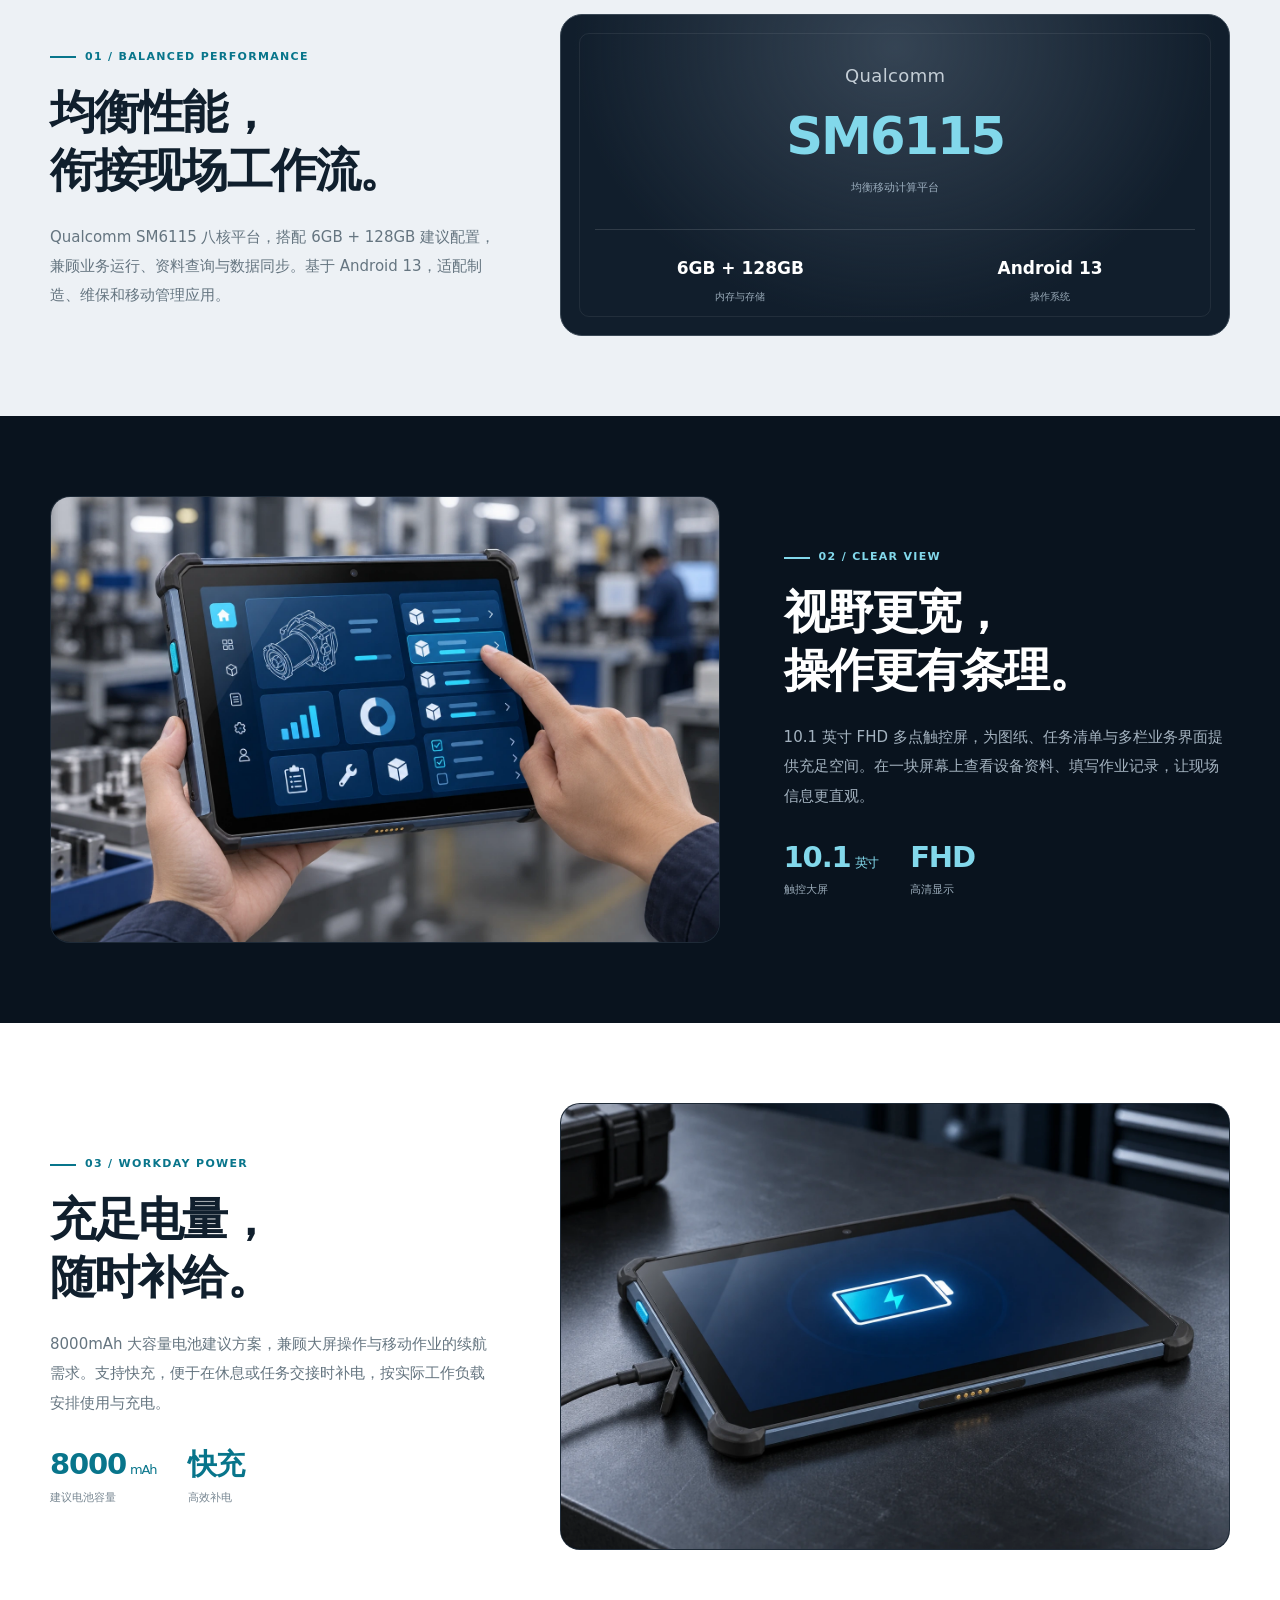
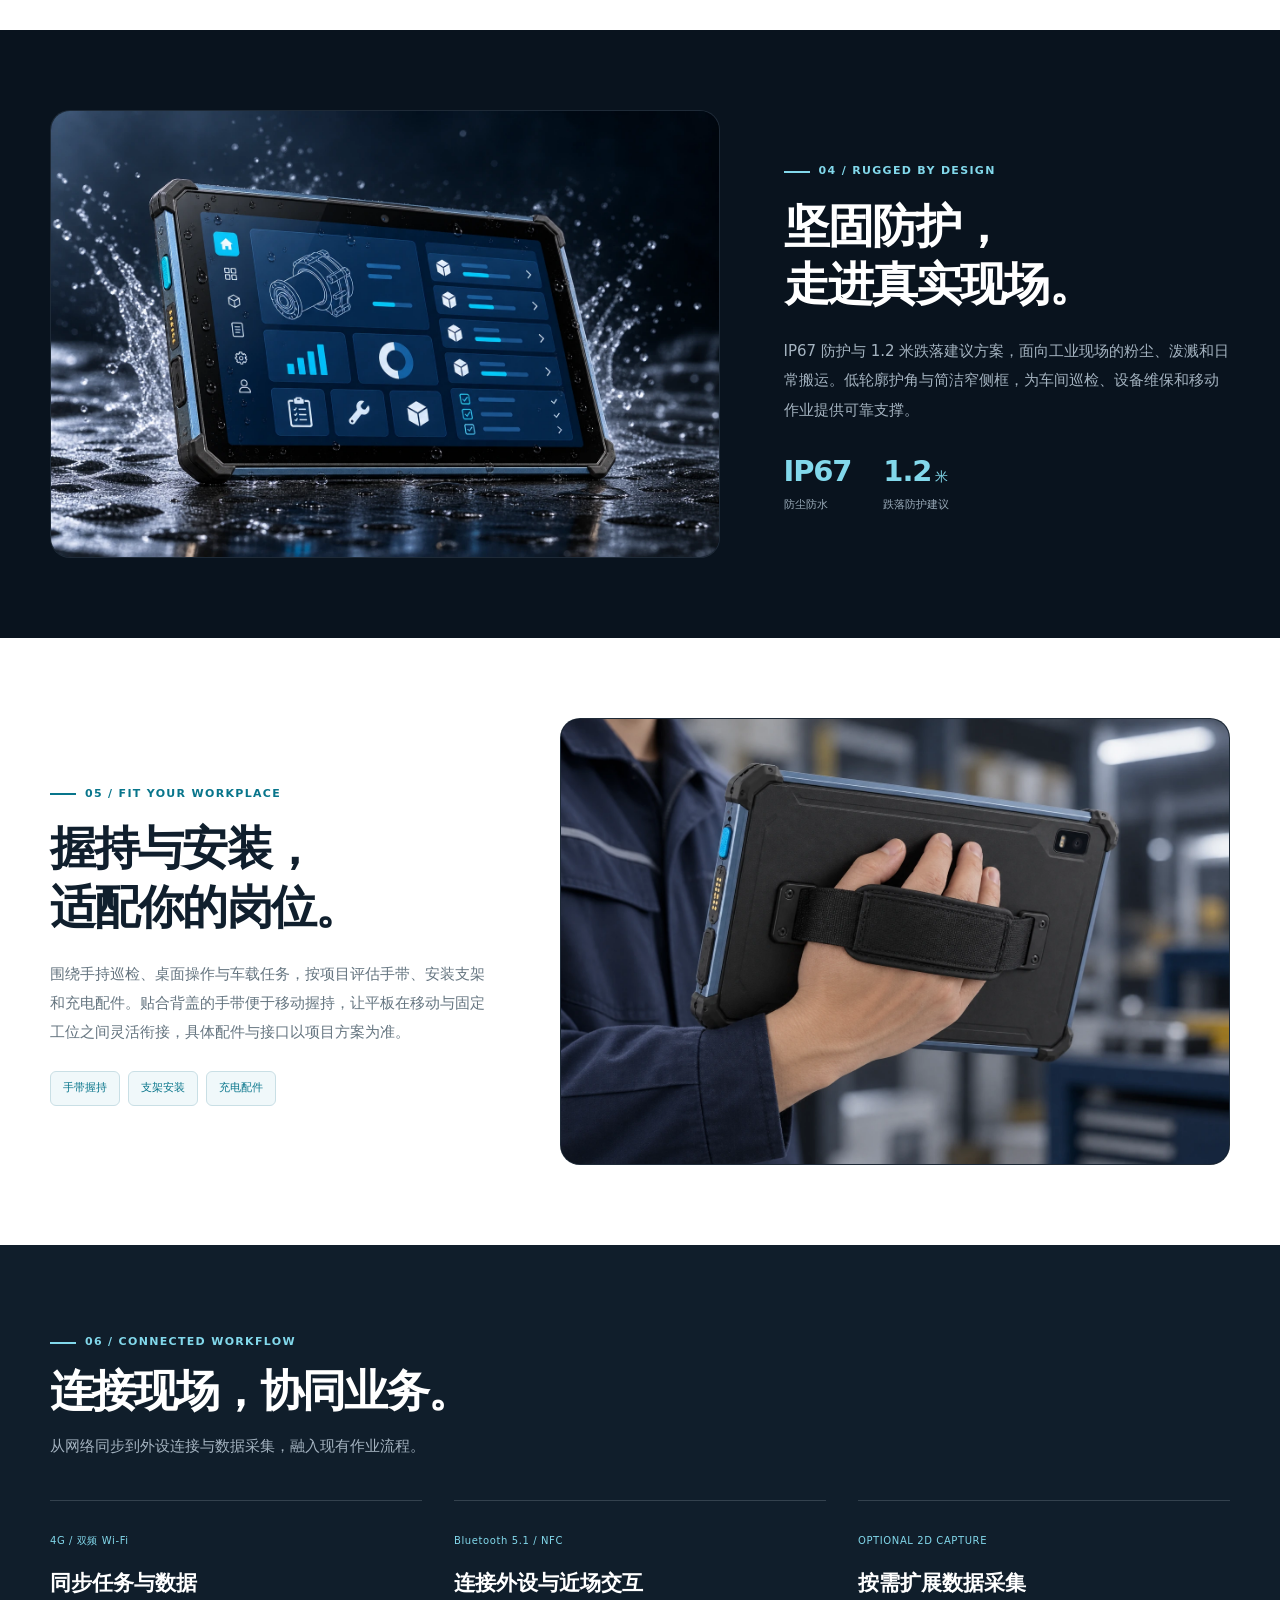
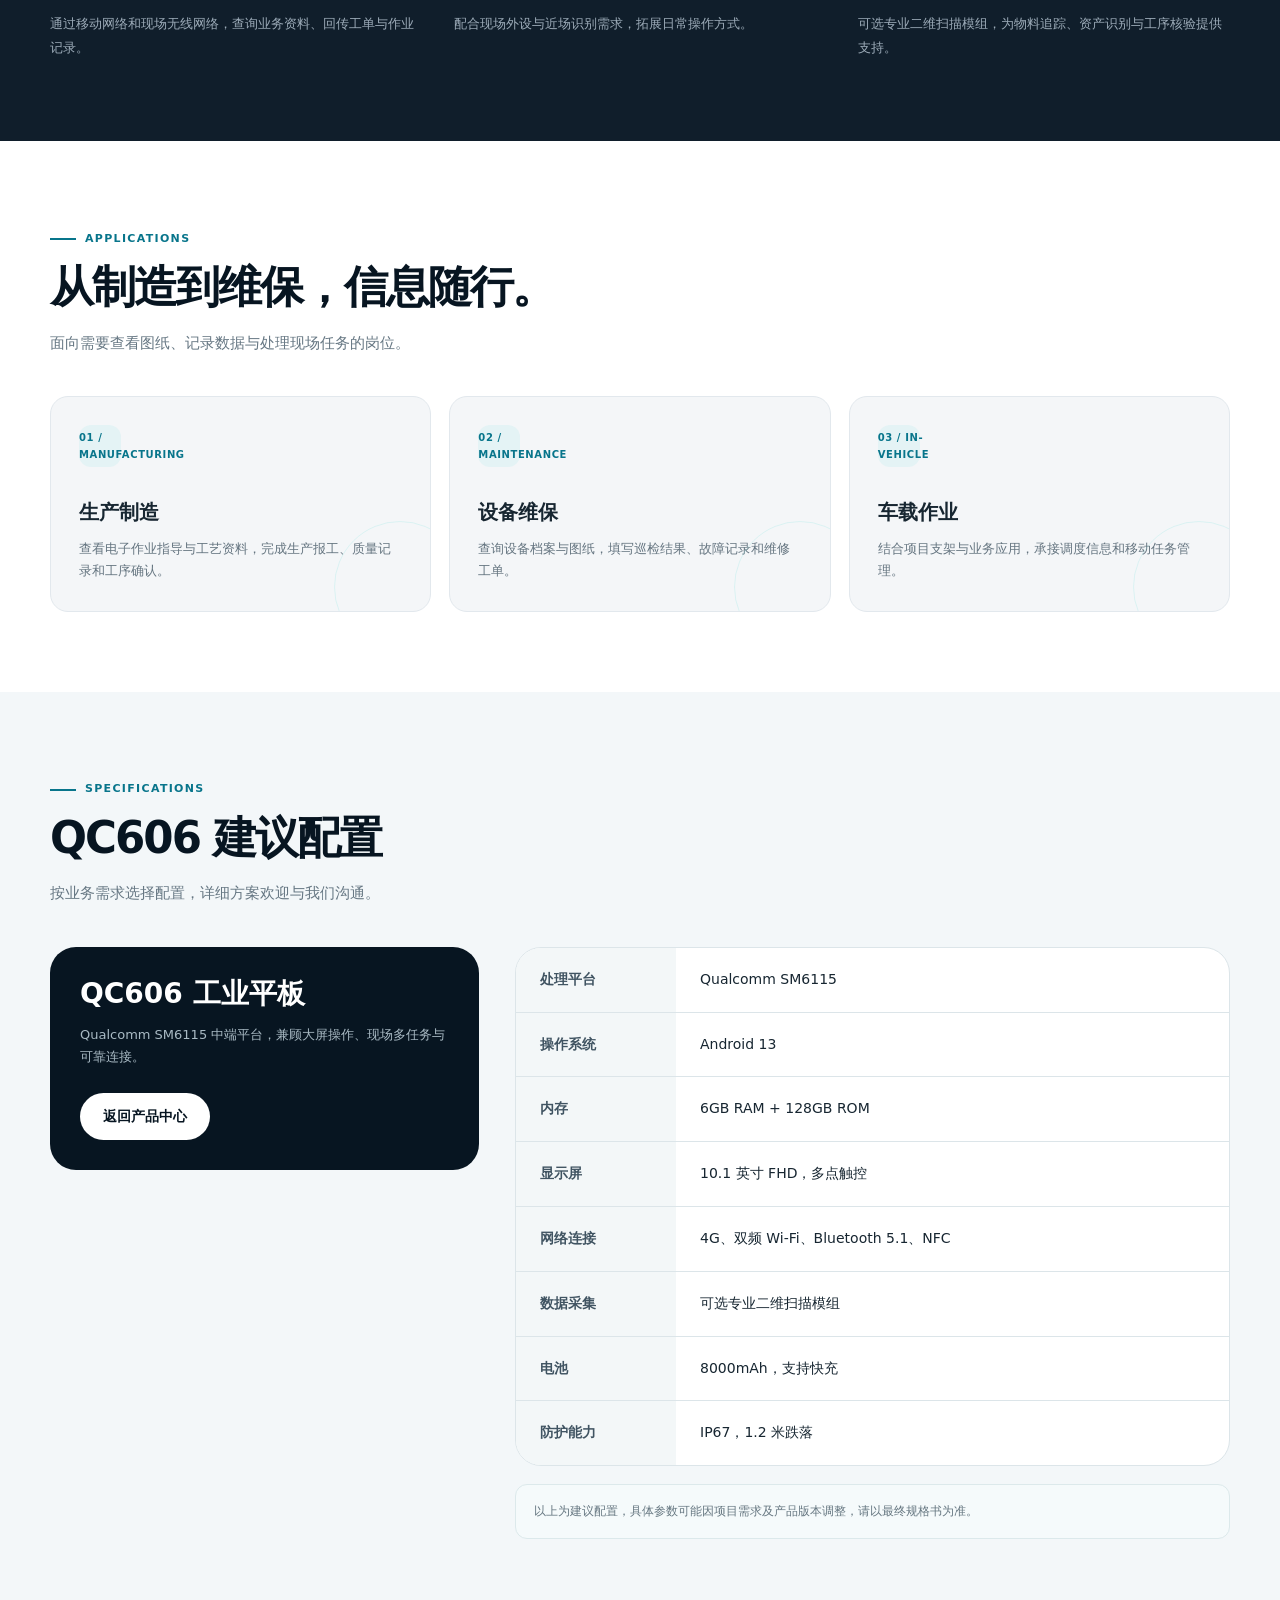
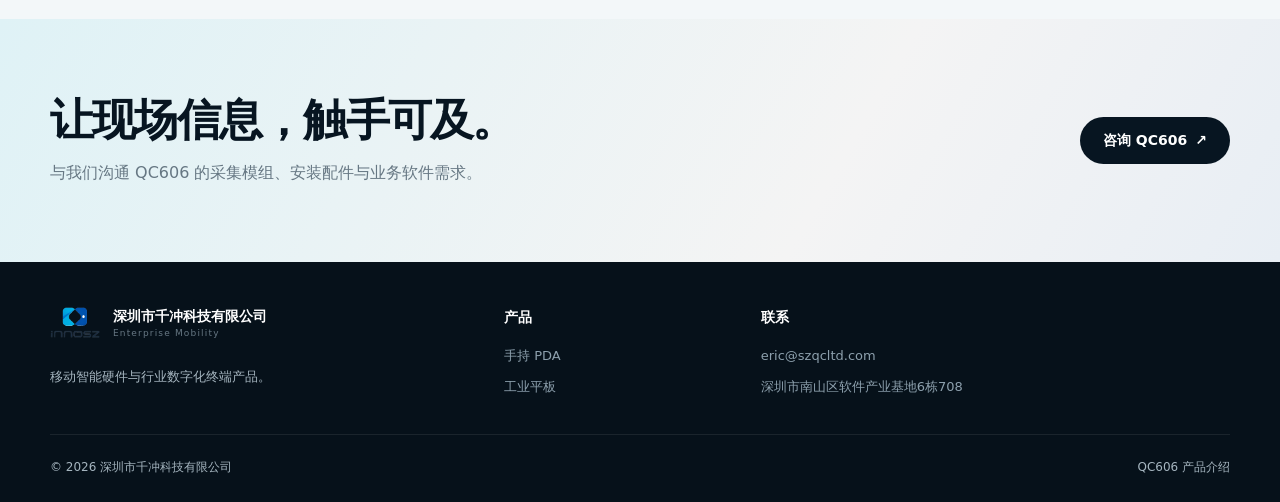
<file: products/QC606/index.html>
<!DOCTYPE html>
<html lang="zh-CN">
<head>
    <meta charset="UTF-8">
    <meta name="viewport" content="width=device-width, initial-scale=1.0">
    <meta name="description" content="QC606 10.1 英寸工业平板，采用 Qualcomm SM6115，支持 4G、8000mAh 电池与 IP67 防护，面向制造、设备维保和车载作业。">
    <title>QC606 4G 工业平板｜SM6115 · 10.1 英寸大屏</title>
    <link rel="stylesheet" href="../../css/style.css">
    <link rel="stylesheet" href="./qc606.css">
    <script src="../../js/translations-en.js" defer></script>
    <script src="../../js/i18n.js" defer></script>
</head>
<body class="product-page qc606-page" data-product="QC606">
    <header class="site-header"><div class="container header-inner"><a class="brand" href="../../index.html"><img src="../../images/innosz_logo.png" alt="INNOSZ"><span class="brand-copy"><strong>深圳市千冲科技有限公司</strong><span>Enterprise Mobility</span></span></a><div class="language-switch" role="group" aria-label="Language" hidden>
                <button type="button" data-language="zh-CN" lang="zh-CN" aria-pressed="true">中文</button>
                <button type="button" data-language="en" lang="en" aria-pressed="false">EN</button>
            </div><button class="menu-toggle" type="button" aria-label="打开导航" aria-expanded="false"><span></span></button><nav class="site-nav" aria-label="主导航"><a href="../../index.html#pda">产品中心</a><a href="../../index.html#solutions">解决方案</a><a href="../../index.html#about">关于我们</a><a class="button button--primary" href="../../index.html#contact">联系我们</a></nav></div></header>
    <main>
        <section class="product-hero qc606-hero" id="overview">
            <div class="container">
                <div class="breadcrumbs"><a href="../../index.html">首页</a><span>/</span><a href="../../index.html#tablet">工业平板</a><span>/</span><span>QC606</span></div>
                <div class="product-hero-grid">
                    <div class="qc606-hero-copy">
                        <div class="product-kicker"><span class="tier-pill tier-pill--balanced">均衡型</span><span class="product-family-label">4G 工业平板</span></div>
                        <h1>QC606</h1>
                        <div class="product-tagline">宽阔视界，现场协同。</div>
                        <p class="product-summary">10.1 英寸大屏与 SM6115 均衡性能，让图纸、工单和业务数据随身同行。结合 4G 连接与薄型加固机身，从制造车间到维保现场，从容完成每一项任务。</p>
                        <div class="qc606-hero-actions"><a class="button qc606-button" href="#features">探索 QC606 <span aria-hidden="true">↗</span></a><a class="qc606-text-link" href="#specifications">查看技术参数 <span aria-hidden="true">↓</span></a></div>
                        <div class="key-metrics"><div class="key-metric"><strong>SM6115</strong><span>Qualcomm 八核平台</span></div><div class="key-metric"><strong>10.1 英寸</strong><span>FHD 触控大屏</span></div><div class="key-metric"><strong>4G LTE</strong><span>移动数据连接</span></div></div>
                    </div>
                    <div class="product-device-stage"><span class="qc606-stage-label" aria-hidden="true">A CLEAR VIEW OF EVERY TASK</span><img class="product-render product-render--tablet" src="../../images/products/qc606/hero-v4.webp" width="1254" height="1254" alt="QC606 窄钢蓝中框、低轮廓护角的 10.1 英寸薄型工业平板概念图" fetchpriority="high" decoding="async"></div>
                </div>
                <p class="qc606-image-note">设备图片为 AI 生成的外观与功能示意，最终外观及配置以正式产品为准。</p>
            </div>
        </section>
        <nav class="product-subnav" aria-label="产品页导航"><div class="container product-subnav-inner"><span class="product-subnav-title">QC606 <small>4G · 10.1 英寸</small></span><div class="product-subnav-links"><a href="#overview">产品概述</a><a href="#features">核心卖点</a><a href="#scenarios">应用场景</a><a href="#specifications">技术参数</a></div></div></nav>
        <div id="features">
            <section class="section qc606-highlights" aria-labelledby="highlights-title">
                <div class="container">
                    <div class="product-section-heading"><span class="eyebrow">AT A GLANCE</span><h2 id="highlights-title">一块大屏，承载更多现场任务。</h2><p>兼顾显示、性能、连接与防护，满足制造和维保岗位的日常需求。</p></div>
                    <div class="qc606-highlight-grid">
                        <article><span class="qc606-small-index">01 / DISPLAY</span><strong>10.1<span>英寸</span></strong><h3>FHD 多点触控</h3><p>图纸、工单与设备信息清晰呈现。</p></article>
                        <article><span class="qc606-small-index">02 / PERFORMANCE</span><strong>SM6115</strong><h3>均衡八核性能</h3><p>查询、记录与应用切换顺畅衔接。</p></article>
                        <article><span class="qc606-small-index">03 / CONNECTIVITY</span><strong>4G LTE</strong><h3>随行移动连接</h3><p>结合双频 Wi-Fi，同步现场数据。</p></article>
                        <article><span class="qc606-small-index">04 / POWER</span><strong>8000<span>mAh</span></strong><h3>大容量电池</h3><p>支持快充，便于作业间隙补电。</p></article>
                        <article><span class="qc606-small-index">05 / CAPTURE</span><strong>二维扫码</strong><h3>可选采集模组</h3><p>按项目扩展物料与资产识别。</p></article>
                        <article><span class="qc606-small-index">06 / DURABILITY</span><strong>IP67</strong><h3>工业防护设计</h3><p>适应粉尘、泼溅与频繁搬运。</p></article>
                    </div>
                </div>
            </section>
            <section class="section qc606-performance" aria-labelledby="performance-title">
                <div class="container qc606-performance-grid">
                    <div class="qc606-copy"><span class="eyebrow">01 / BALANCED PERFORMANCE</span><h2 id="performance-title">均衡性能，<br>衔接现场工作流。</h2><p>Qualcomm SM6115 八核平台，搭配 6GB + 128GB 建议配置，兼顾业务运行、资料查询与数据同步。基于 Android 13，适配制造、维保和移动管理应用。</p></div>
                    <div class="qc606-platform-panel"><span class="qc606-platform-label">Qualcomm</span><strong>SM6115</strong><span class="qc606-platform-caption">均衡移动计算平台</span><div class="qc606-platform-specs"><div><strong>6GB + 128GB</strong><span>内存与存储</span></div><div><strong>Android 13</strong><span>操作系统</span></div></div></div>
                </div>
            </section>
            <section class="section qc606-story qc606-story--dark" aria-labelledby="display-title">
                <div class="container qc606-story-grid qc606-story-grid--reverse">
                    <div class="qc606-copy"><span class="eyebrow">02 / CLEAR VIEW</span><h2 id="display-title">视野更宽，<br>操作更有条理。</h2><p>10.1 英寸 FHD 多点触控屏，为图纸、任务清单与多栏业务界面提供充足空间。在一块屏幕上查看设备资料、填写作业记录，让现场信息更直观。</p><div class="qc606-inline-metrics"><div><strong>10.1<small>英寸</small></strong><span>触控大屏</span></div><div><strong>FHD</strong><span>高清显示</span></div></div></div>
                    <figure class="qc606-media"><img src="../../images/products/qc606/display-v4.webp" width="1536" height="1024" alt="手持 QC606 工业平板，在大屏上操作工单与设备图示" loading="lazy" decoding="async"></figure>
                </div>
            </section>
            <section class="section qc606-story qc606-story--light" aria-labelledby="power-title">
                <div class="container qc606-story-grid">
                    <div class="qc606-copy"><span class="eyebrow">03 / WORKDAY POWER</span><h2 id="power-title">充足电量，<br>随时补给。</h2><p>8000mAh 大容量电池建议方案，兼顾大屏操作与移动作业的续航需求。支持快充，便于在休息或任务交接时补电，按实际工作负载安排使用与充电。</p><div class="qc606-inline-metrics"><div><strong>8000<small>mAh</small></strong><span>建议电池容量</span></div><div><strong>快充</strong><span>高效补电</span></div></div></div>
                    <figure class="qc606-media"><img src="../../images/products/qc606/power-v4.webp" width="1536" height="1024" alt="QC606 薄型侧框与 USB-C 充电连接，屏幕显示电池充电示意" loading="lazy" decoding="async"></figure>
                </div>
            </section>
            <section class="section qc606-story qc606-story--dark" aria-labelledby="rugged-title">
                <div class="container qc606-story-grid qc606-story-grid--reverse">
                    <div class="qc606-copy"><span class="eyebrow">04 / RUGGED BY DESIGN</span><h2 id="rugged-title">坚固防护，<br>走进真实现场。</h2><p>IP67 防护与 1.2 米跌落建议方案，面向工业现场的粉尘、泼溅和日常搬运。低轮廓护角与简洁窄侧框，为车间巡检、设备维保和移动作业提供可靠支撑。</p><div class="qc606-inline-metrics"><div><strong>IP67</strong><span>防尘防水</span></div><div><strong>1.2<small>米</small></strong><span>跌落防护建议</span></div></div></div>
                    <figure class="qc606-media"><img src="../../images/products/qc606/rugged-v4.webp" width="1536" height="1024" alt="QC606 低轮廓护角、窄中框与水滴的工业防护概念图" loading="lazy" decoding="async"></figure>
                </div>
            </section>
            <section class="section qc606-story qc606-story--light" aria-labelledby="accessories-title">
                <div class="container qc606-story-grid">
                    <div class="qc606-copy"><span class="eyebrow">05 / FIT YOUR WORKPLACE</span><h2 id="accessories-title">握持与安装，<br>适配你的岗位。</h2><p>围绕手持巡检、桌面操作与车载任务，按项目评估手带、安装支架和充电配件。贴合背盖的手带便于移动握持，让平板在移动与固定工位之间灵活衔接，具体配件与接口以项目方案为准。</p><div class="qc606-accessory-tags"><span>手带握持</span><span>支架安装</span><span>充电配件</span></div></div>
                    <figure class="qc606-media"><img src="../../images/products/qc606/accessories-v4.webp" width="1536" height="1024" alt="QC606 平整深灰背壳、窄钢蓝中框与低凸起手带的握持示意" loading="lazy" decoding="async"></figure>
                </div>
            </section>
            <section class="section qc606-connections" aria-labelledby="connections-title">
                <div class="container">
                    <div class="product-section-heading"><span class="eyebrow">06 / CONNECTED WORKFLOW</span><h2 id="connections-title">连接现场，协同业务。</h2><p>从网络同步到外设连接与数据采集，融入现有作业流程。</p></div>
                    <div class="qc606-connection-grid"><article><span>4G / 双频 Wi-Fi</span><h3>同步任务与数据</h3><p>通过移动网络和现场无线网络，查询业务资料、回传工单与作业记录。</p></article><article><span>Bluetooth 5.1 / NFC</span><h3>连接外设与近场交互</h3><p>配合现场外设与近场识别需求，拓展日常操作方式。</p></article><article><span>OPTIONAL 2D CAPTURE</span><h3>按需扩展数据采集</h3><p>可选专业二维扫描模组，为物料追踪、资产识别与工序核验提供支持。</p></article></div>
                </div>
            </section>
        </div>
        <section class="section qc606-scenarios" id="scenarios">
            <div class="container">
                <div class="product-section-heading"><span class="eyebrow">APPLICATIONS</span><h2>从制造到维保，信息随行。</h2><p>面向需要查看图纸、记录数据与处理现场任务的岗位。</p></div>
                <div class="scenario-grid"><article class="scenario-card"><span class="scenario-number">01 / MANUFACTURING</span><h3>生产制造</h3><p>查看电子作业指导与工艺资料，完成生产报工、质量记录和工序确认。</p></article><article class="scenario-card"><span class="scenario-number">02 / MAINTENANCE</span><h3>设备维保</h3><p>查询设备档案与图纸，填写巡检结果、故障记录和维修工单。</p></article><article class="scenario-card"><span class="scenario-number">03 / IN-VEHICLE</span><h3>车载作业</h3><p>结合项目支架与业务应用，承接调度信息和移动任务管理。</p></article></div>
            </div>
        </section>
        <section class="section section--soft" id="specifications">
            <div class="container">
                <div class="product-section-heading"><span class="eyebrow">SPECIFICATIONS</span><h2>QC606 建议配置</h2><p>按业务需求选择配置，详细方案欢迎与我们沟通。</p></div>
                <div class="spec-layout">
                    <aside class="spec-aside"><h3>QC606 工业平板</h3><p>Qualcomm SM6115 中端平台，兼顾大屏操作、现场多任务与可靠连接。</p><a class="button button--light tablet-spec-link" href="../../index.html#tablet">返回产品中心</a></aside>
                    <div><div class="spec-grid">
                        <div class="spec-row"><div class="spec-label">处理平台</div><div class="spec-value">Qualcomm SM6115</div></div>
                        <div class="spec-row"><div class="spec-label">操作系统</div><div class="spec-value">Android 13</div></div>
                        <div class="spec-row"><div class="spec-label">内存</div><div class="spec-value">6GB RAM + 128GB ROM</div></div>
                        <div class="spec-row"><div class="spec-label">显示屏</div><div class="spec-value">10.1 英寸 FHD，多点触控</div></div>
                        <div class="spec-row"><div class="spec-label">网络连接</div><div class="spec-value">4G、双频 Wi-Fi、Bluetooth 5.1、NFC</div></div>
                        <div class="spec-row"><div class="spec-label">数据采集</div><div class="spec-value">可选专业二维扫描模组</div></div>
                        <div class="spec-row"><div class="spec-label">电池</div><div class="spec-value">8000mAh，支持快充</div></div>
                        <div class="spec-row"><div class="spec-label">防护能力</div><div class="spec-value">IP67，1.2 米跌落</div></div>
                    </div><p class="disclaimer">以上为建议配置，具体参数可能因项目需求及产品版本调整，请以最终规格书为准。</p></div>
                </div>
            </div>
        </section>
        <section class="cta"><div class="container cta-inner"><div><h2>让现场信息，触手可及。</h2><p>与我们沟通 QC606 的采集模组、安装配件与业务软件需求。</p></div><a class="button button--dark" href="mailto:eric@szqcltd.com?subject=QC606%20产品咨询">咨询 QC606 <span aria-hidden="true">↗</span></a></div></section>
    </main>
    <footer class="site-footer"><div class="container"><div class="footer-main"><div class="footer-about"><a class="brand" href="../../index.html"><img src="../../images/innosz_logo.png" alt="INNOSZ"><span class="brand-copy"><strong>深圳市千冲科技有限公司</strong><span>Enterprise Mobility</span></span></a><p>移动智能硬件与行业数字化终端产品。</p></div><div class="footer-col"><h3>产品</h3><a href="../../index.html#pda">手持 PDA</a><a href="../../index.html#tablet">工业平板</a></div><div class="footer-col"><h3>联系</h3><a href="mailto:eric@szqcltd.com">eric@szqcltd.com</a><span>深圳市南山区软件产业基地6栋708</span></div></div><div class="footer-bottom"><span>© <span data-current-year>2026</span> 深圳市千冲科技有限公司</span><span>QC606 产品介绍</span></div></div></footer>
    <script src="../../js/products.js"></script><script src="../../js/main.js"></script>
</body>
</html>
</file>
<file: css/style.css>
:root {
    --ink: #071521;
    --ink-2: #142837;
    --paper: #fff;
    --soft: #f3f7f9;
    --text: #172631;
    --muted: #667783;
    --line: #dce5e9;
    --accent: #00a7a5;
    --accent-dark: #007d7c;
    --practical: #2d7dd2;
    --balanced: #009f7f;
    --flagship: #7953c6;
    --shadow: 0 22px 65px rgba(7, 21, 33, .1);
    --shadow-soft: 0 12px 36px rgba(7, 21, 33, .07);
    --radius: 26px;
    --container: 1180px;
}

* { box-sizing: border-box; margin: 0; padding: 0; }
html { scroll-behavior: smooth; scroll-padding-top: 140px; }
body {
    min-width: 320px;
    overflow-x: hidden;
    color: var(--text);
    background: var(--paper);
    font: 400 16px/1.7 "Microsoft YaHei", "PingFang SC", system-ui, sans-serif;
    -webkit-font-smoothing: antialiased;
}
body.product-page { background: var(--soft); }
img { display: block; max-width: 100%; }
a { color: inherit; text-decoration: none; }
button { font: inherit; }
:focus-visible { outline: 3px solid rgba(0, 167, 165, .35); outline-offset: 4px; }
.container { width: min(calc(100% - 40px), var(--container)); margin-inline: auto; }
.section { padding: 96px 0; }
.section--soft { background: var(--soft); }
.section--dark { color: #fff; background: var(--ink); }
.eyebrow {
    display: inline-flex; align-items: center; gap: 9px;
    color: var(--accent-dark); font-size: 12px; font-weight: 900;
    letter-spacing: .13em; text-transform: uppercase;
}
.eyebrow::before { width: 26px; height: 2px; background: currentColor; content: ""; }
.section-heading {
    display: grid; grid-template-columns: minmax(0, 1fr) minmax(260px, 450px);
    gap: 50px; align-items: end; margin-bottom: 44px;
}
.section-heading h2, .product-section-heading h2 {
    margin-top: 12px; color: var(--ink); font-size: clamp(34px, 5vw, 56px);
    line-height: 1.14; letter-spacing: -.045em;
}
.section-heading p, .product-section-heading p { color: var(--muted); }
.section--dark .section-heading h2, .section--dark .product-section-heading h2 { color: #fff; }
.section--dark .section-heading p, .section--dark .product-section-heading p { color: #a8b8c2; }
.product-section-heading { max-width: 740px; margin-bottom: 40px; }

/* Header */
.site-header {
    position: sticky; top: 0; z-index: 100;
    border-bottom: 1px solid rgba(220, 229, 233, .85);
    background: rgba(255, 255, 255, .94); backdrop-filter: blur(16px);
}
.header-inner { display: flex; min-height: 76px; align-items: center; gap: 30px; }
.brand { display: inline-flex; flex-shrink: 0; align-items: center; gap: 13px; }
.brand img { width: auto; height: 34px; object-fit: contain; }
.brand-copy { display: grid; line-height: 1.2; }
.brand-copy strong { color: var(--ink); font-size: 14px; }
.brand-copy span { margin-top: 4px; color: var(--muted); font-size: 9px; letter-spacing: .13em; }
.site-nav { display: flex; margin-left: auto; align-items: center; gap: 18px; }
.site-nav > a:not(.button) { color: #42535f; font-size: 13px; font-weight: 800; white-space: nowrap; }
.site-nav > a:not(.button):hover { color: var(--accent-dark); }
.nav-dropdown { position: relative; }
.nav-dropdown-toggle { display: inline-flex; align-items: center; gap: 8px; color: #42535f; font-size: 13px; font-weight: 800; white-space: nowrap; cursor: pointer; }
.nav-chevron { width: 7px; height: 7px; flex-shrink: 0; border-right: 1.5px solid currentColor; border-bottom: 1.5px solid currentColor; transform: translateY(-2px) rotate(45deg); transition: transform .18s ease; }
.nav-dropdown-menu { position: absolute; top: calc(100% + 18px); left: 50%; display: grid; min-width: 230px; padding: 8px; border: 1px solid var(--line); border-radius: 14px; background: #fff; box-shadow: var(--shadow); visibility: hidden; opacity: 0; pointer-events: none; transform: translate(-50%, -6px); transition: opacity .18s ease, transform .18s ease; }
.nav-dropdown-menu::before { position: absolute; top: -6px; left: calc(50% - 6px); width: 10px; height: 10px; border-top: 1px solid var(--line); border-left: 1px solid var(--line); background: #fff; content: ""; transform: rotate(45deg); }
/* Keep the hover area continuous between the trigger and the menu panel. */
.nav-dropdown-menu::after { position: absolute; top: -20px; right: -1px; left: -1px; height: 20px; content: ""; }
.nav-dropdown-menu a { position: relative; z-index: 1; display: grid; gap: 2px; padding: 11px 13px; border-radius: 10px; color: var(--ink); }
.nav-dropdown-menu a:hover { background: #eef8f8; }
.nav-dropdown-menu strong { font-size: 13px; }
.nav-dropdown-menu small { color: var(--muted); font-size: 10px; font-weight: 700; }
.nav-dropdown:not(.dropdown-enhanced):hover .nav-dropdown-menu, .nav-dropdown:not(.dropdown-enhanced):focus-within .nav-dropdown-menu, .nav-dropdown.is-open .nav-dropdown-menu { visibility: visible; opacity: 1; pointer-events: auto; transform: translate(-50%, 0); }
.nav-dropdown:not(.dropdown-enhanced):hover .nav-chevron, .nav-dropdown:not(.dropdown-enhanced):focus-within .nav-chevron, .nav-dropdown.is-open .nav-chevron { transform: translateY(2px) rotate(225deg); }
.language-switch {
    display: inline-flex; flex-shrink: 0; order: 2; gap: 2px; padding: 3px;
    border: 1px solid var(--line); border-radius: 999px; background: var(--soft);
}
.language-switch[hidden] { display: none; }
.language-switch button {
    min-width: 37px; min-height: 34px; padding: 4px 8px; border: 0; border-radius: 999px;
    background: transparent; color: var(--muted); font-size: 12px; font-weight: 800; cursor: pointer;
}
.language-switch button[aria-pressed="true"] { color: #fff; background: var(--accent-dark); }
.header-inner > .site-nav { order: 1; }
.header-inner > .menu-toggle { order: 3; }
html[lang="en"] .header-inner { gap: 18px; }
html[lang="en"] .brand-copy strong { max-width: 225px; line-height: 1.3; }
html[lang="en"] .hero-copy h1 { font-size: clamp(38px,4.3vw,60px); }
html[lang="en"] .hero-copy h1 .hero-line { white-space: normal; }
html[lang="en"] h2, html[lang="en"] h3 { overflow-wrap: break-word; }
.menu-toggle {
    display: none; width: 44px; height: 44px; margin-left: auto;
    border: 1px solid var(--line); border-radius: 50%; background: #fff; color: var(--ink); cursor: pointer;
}
.menu-toggle span, .menu-toggle::before, .menu-toggle::after {
    display: block; width: 18px; height: 2px; margin: 4px auto; background: currentColor; content: "";
}
.button {
    display: inline-flex; min-height: 46px; align-items: center; justify-content: center; gap: 8px;
    padding: 11px 22px; border: 1px solid transparent; border-radius: 999px;
    font-size: 14px; font-weight: 900; transition: transform .18s ease, background .18s ease;
}
.button:hover { transform: translateY(-2px); }
.button--primary { color: #fff; background: var(--accent); box-shadow: 0 12px 30px rgba(0, 167, 165, .22); }
.button--primary:hover { background: var(--accent-dark); }
.button--dark { color: #fff; background: var(--ink); }
.button--ghost { border-color: var(--line); color: var(--ink); background: rgba(255, 255, 255, .75); }
.button--light { color: var(--ink); background: #fff; }

/* Model-generated product assets */
.product-render {
    position: relative; z-index: 2; width: 100%; height: 100%; object-fit: contain;
    filter: drop-shadow(0 22px 24px rgba(0, 0, 0, .3));
}

/* Homepage */
.hero {
    position: relative; overflow: hidden; min-height: 720px; color: #fff;
    background: radial-gradient(circle at 78% 22%,rgba(0,198,193,.18),transparent 28%), radial-gradient(circle at 15% 75%,rgba(45,125,210,.16),transparent 32%), var(--ink);
}
.hero::before {
    position: absolute; inset: 0; opacity: .16; content: "";
    background-image: linear-gradient(rgba(255,255,255,.08) 1px,transparent 1px), linear-gradient(90deg,rgba(255,255,255,.08) 1px,transparent 1px);
    background-size: 72px 72px; mask-image: linear-gradient(to bottom,black,transparent 86%);
}
.hero-inner {
    position: relative; z-index: 1; display: grid; min-height: 720px;
    grid-template-columns: minmax(0,1.15fr) minmax(420px,.85fr); gap: 48px; align-items: center; padding: 90px 0 76px;
}
.hero-copy h1 { max-width: 780px; margin: 18px 0 24px; font-size: clamp(46px,5.4vw,70px); line-height: 1.02; letter-spacing: -.055em; }
.hero-copy h1 .hero-line { display: inline-block; white-space: nowrap; }
.hero-copy h1 .hero-accent { color: #58d8d4; }
.hero-copy > p { max-width: 620px; color: #b8c7d1; font-size: clamp(17px,2vw,20px); }
.hero-actions { display: flex; flex-wrap: wrap; gap: 14px; margin-top: 32px; }
.hero .button--ghost { border-color: rgba(255,255,255,.22); color: #fff; background: rgba(255,255,255,.06); }
.hero-stats { display: flex; flex-wrap: wrap; gap: 28px; margin-top: 50px; }
.hero-stat { min-width: 116px; }
.hero-stat strong { display: block; font-size: 28px; line-height: 1; }
.hero-stat span { display: block; margin-top: 8px; color: #8295a3; font-size: 12px; }
.hero-visual { position: relative; display: grid; min-height: 520px; place-items: center; }
.visual-orbit {
    position: absolute; top: 50%; left: 50%; width: 470px; height: 470px;
    border: 1px solid rgba(255,255,255,.13); border-radius: 50%; transform: translate(-50%,-50%);
}
.visual-orbit::before, .visual-orbit::after { position: absolute; border: 1px solid rgba(255,255,255,.08); border-radius: inherit; content: ""; }
.visual-orbit::before { inset: 42px; } .visual-orbit::after { inset: 96px; }
/* Reuse the approved product renders, with proportional crops and rigid rotation. */
.hero-matrix { position: relative; z-index: 2; width: 100%; max-width: 520px; aspect-ratio: 1; }
.hero-matrix-device { position: absolute; display: block; overflow: hidden; filter: drop-shadow(0 24px 20px rgba(0, 0, 0, .38)); }
.hero-matrix-device img { position: absolute; display: block; max-width: none; height: auto; }
.hero-matrix-device--tablet { width: 84%; aspect-ratio: 1180 / 940; left: 10.5%; top: 9%; transform: rotate(-8deg); }
.hero-matrix-device--tablet img { width: 106.271186%; left: -3.813559%; top: -15.957447%; }
.hero-matrix-device--pda { z-index: 1; width: 30%; aspect-ratio: 510 / 1100; left: 5%; top: 29%; transform: rotate(9deg); }
.hero-matrix-device--pda img { width: 245.882353%; left: -121.568627%; top: -5.454545%; }
.floating-chip {
    position: absolute; z-index: 5; display: flex; align-items: center; gap: 10px; padding: 12px 16px;
    border: 1px solid rgba(255,255,255,.16); border-radius: 99px; color: #dce8ed;
    background: rgba(14,34,48,.84); box-shadow: 0 16px 40px rgba(0,0,0,.25); backdrop-filter: blur(12px); font-size: 12px; font-weight: 800;
}
.floating-chip::before { width: 8px; height: 8px; border-radius: 50%; background: #58d8d4; box-shadow: 0 0 0 5px rgba(88,216,212,.13); content: ""; }
.floating-chip--one { top: 16px; right: 20px; } .floating-chip--two { bottom: 14px; right: 6px; }
.family-intro {
    display: grid; grid-template-columns: 1.2fr .8fr; gap: 48px; align-items: center;
    margin-bottom: 36px; padding: 28px; border: 1px solid var(--line); border-radius: var(--radius); background: #fff;
}
.family-visual {
    position: relative; display: grid; min-height: 300px; place-items: center; overflow: hidden;
    border-radius: 22px; background: radial-gradient(circle at 70% 30%,rgba(0,167,165,.17),transparent 33%), var(--ink);
}
.family-visual .product-render { width: min(100%, 340px); height: 300px; }
.family-visual .product-render--tablet { width: min(100%, 400px); }
.family-visual--pda { min-height: 340px; padding: 12px; }
/* Crop the approved front views; rotate each rigid crop without stretching it. */
.pda-lineup { position: relative; width: 100%; max-width: 520px; aspect-ratio: 1536 / 1100; }
.pda-lineup-device { position: absolute; display: block; overflow: hidden; transform-origin: center; }
.pda-lineup-device img { position: absolute; display: block; max-width: none; height: auto; }
.pda-lineup-device--qc403 { width: 19.53125%; aspect-ratio: 420 / 910; left: 18.88021%; top: 6.81818%; transform: rotate(30deg); }
.pda-lineup-device--qc403 img { width: 365.714286%; left: -17.857143%; top: -6.593407%; }
.pda-lineup-device--qc406 { width: 19.53125%; aspect-ratio: 410 / 870; left: 61.84896%; top: 7.38636%; transform: rotate(-30deg); }
.pda-lineup-device--qc406 img { width: 374.634146%; left: -129.268293%; top: -10.344828%; }
.pda-lineup-device--qc408 { width: 22.13542%; aspect-ratio: 500 / 915; left: 38.93229%; top: 49.44545%; transform: rotate(80deg); }
.pda-lineup-device--qc408 img { width: 307.2%; left: -196%; top: -4.918033%; }
.family-copy h3 { margin: 12px 0 16px; color: var(--ink); font-size: clamp(30px,4vw,46px); line-height: 1.1; }
.family-copy > p { color: var(--muted); }
.check-list { display: grid; grid-template-columns: repeat(2,minmax(0,1fr)); gap: 12px 20px; margin-top: 24px; list-style: none; }
.check-list li { position: relative; padding-left: 24px; color: #364957; font-size: 14px; font-weight: 800; }
.check-list li::before { position: absolute; top: .55em; left: 0; width: 11px; height: 6px; border-bottom: 2px solid var(--accent); border-left: 2px solid var(--accent); content: ""; transform: rotate(-45deg); }
.product-grid { display: grid; grid-template-columns: repeat(3,minmax(0,1fr)); gap: 22px; }
.product-card {
    display: flex; min-height: 430px; flex-direction: column; overflow: hidden;
    border: 1px solid var(--line); border-radius: var(--radius); background: #fff; box-shadow: var(--shadow-soft);
    transition: transform .2s ease, box-shadow .2s ease, border-color .2s ease;
}
.product-card:hover { border-color: rgba(0,167,165,.4); box-shadow: var(--shadow); transform: translateY(-7px); }
.product-card-visual { position: relative; display: grid; height: 250px; min-height: 250px; padding: 16px; place-items: center; overflow: hidden; background: linear-gradient(145deg,#102637,#071521); }
.product-card-visual::before { position: absolute; width: 220px; height: 220px; border: 1px solid rgba(255,255,255,.08); border-radius: 50%; content: ""; }
.product-card-visual .product-render { min-height: 0; }
.product-card-body { display: flex; flex: 1; flex-direction: column; padding: 25px; }
.tier-pill { display: inline-flex; width: fit-content; padding: 6px 12px; border-radius: 99px; font-size: 11px; font-weight: 900; letter-spacing: .07em; }
.tier-pill--practical { color: #195994; background: #e9f3fd; }
.tier-pill--balanced { color: #00735d; background: #e4f8f2; }
.tier-pill--flagship { color: #6140a4; background: #f0eafb; }
.product-card-title { display: flex; align-items: center; justify-content: space-between; gap: 16px; margin-top: 16px; }
.product-card-title h3 { color: var(--ink); font-size: 28px; line-height: 1; }
.chip-label { color: var(--accent-dark); font-size: 11px; font-weight: 900; }
.product-card-body > p { margin-top: 15px; color: var(--muted); font-size: 14px; }
.mini-features { display: flex; flex-wrap: wrap; gap: 7px; margin-top: 18px; }
.mini-features span { padding: 5px 9px; border-radius: 8px; color: #4c5f6b; background: var(--soft); font-size: 11px; font-weight: 800; }
.card-link { display: inline-flex; margin-top: auto; padding-top: 22px; align-items: center; gap: 8px; color: var(--ink); font-size: 14px; font-weight: 900; }
.card-link::after { content: "→"; transition: transform .18s ease; } .product-card:hover .card-link::after { transform: translateX(5px); }
.product-card--featured { display: grid; grid-template-columns: .95fr 1.05fr; min-height: 400px; }
.product-card--featured .product-card-visual { height: 100%; min-height: 400px; padding: 32px; }
.product-card--featured .product-card-visual .product-render { width: 100%; max-width: 480px; height: 340px; }
.product-card--featured .product-card-body { min-width: 0; padding: 38px; }
.product-card--featured .product-card-title h3 { font-size: 42px; }
.product-card--featured .chip-label { font-size: 12px; }
.product-card--featured .check-list { gap: 10px 18px; }
.product-card--featured .check-list li { font-size: 12px; }
.tablet-spec-link { margin-top: 24px; }
.comparison-wrap { overflow-x: auto; border: 1px solid var(--line); border-radius: var(--radius); background: #fff; box-shadow: var(--shadow-soft); }
.comparison-table { width: 100%; min-width: 930px; border-collapse: collapse; }
.comparison-table th, .comparison-table td { padding: 18px 20px; border-bottom: 1px solid var(--line); text-align: left; font-size: 13px; }
.comparison-table th { color: #fff; background: var(--ink-2); font-size: 12px; letter-spacing: .05em; }
.comparison-table td:first-child { color: var(--ink); font-size: 16px; font-weight: 900; }
.comparison-table tr:last-child td { border-bottom: 0; } .comparison-table tbody tr:hover { background: #f7fbfb; }
.industry-grid, .scenario-grid { display: grid; grid-template-columns: repeat(3,minmax(0,1fr)); gap: 18px; }
.industry-card, .scenario-card { position: relative; min-height: 205px; overflow: hidden; padding: 28px; border: 1px solid rgba(255,255,255,.1); border-radius: 18px; background: rgba(255,255,255,.045); }
.industry-card::after, .scenario-card::after { position: absolute; right: -36px; bottom: -42px; width: 130px; height: 130px; border: 1px solid rgba(88,216,212,.17); border-radius: 50%; content: ""; }
.industry-icon, .feature-icon, .scenario-number { display: grid; width: 42px; height: 42px; place-items: center; border-radius: 12px; color: #58d8d4; background: rgba(88,216,212,.1); font-size: 13px; font-weight: 900; }
.industry-card h3, .scenario-card h3 { margin-top: 28px; color: #fff; font-size: 20px; }
.industry-card p, .scenario-card p { margin-top: 9px; color: #9eafba; font-size: 13px; }
.solution-link { display: inline-flex; margin-top: 20px; color: #58d8d4; font-size: 12px; font-weight: 900; }
.solution-link:hover { color: #fff; }

/* Corporate homepage */
.about-company-grid { display: grid; grid-template-columns: .9fr 1.1fr; gap: 68px; align-items: center; }
.about-visual {
    position: relative; display: grid; min-height: 470px; place-items: center; overflow: hidden;
    border-radius: var(--radius); color: #fff;
    background: radial-gradient(circle at 72% 25%,rgba(0,190,186,.22),transparent 30%), var(--ink);
    box-shadow: var(--shadow);
}
.about-visual::before {
    position: absolute; inset: 0; opacity: .2; content: "";
    background-image: linear-gradient(rgba(255,255,255,.08) 1px,transparent 1px), linear-gradient(90deg,rgba(255,255,255,.08) 1px,transparent 1px);
    background-size: 48px 48px;
}
.about-orbit { position: absolute; border: 1px solid rgba(255,255,255,.12); border-radius: 50%; }
.about-orbit--one { width: 340px; height: 340px; }
.about-orbit--two { width: 220px; height: 220px; }
.about-mark { position: relative; z-index: 2; padding: 34px; }
.about-mark small { display: block; color: #58d8d4; font-size: 12px; font-weight: 900; letter-spacing: .18em; }
.about-mark strong { display: block; margin-top: 18px; font-size: clamp(34px,4vw,50px); line-height: 1.18; letter-spacing: -.04em; }
.about-copy h2, .contact-copy h2 { margin: 12px 0 22px; color: var(--ink); font-size: clamp(36px,5vw,58px); line-height: 1.12; letter-spacing: -.045em; }
.about-copy p { margin-top: 15px; color: var(--muted); }
.about-copy .about-lead { color: var(--ink-2); font-size: clamp(19px,2vw,23px); font-weight: 700; line-height: 1.5; }
.about-copy .button { margin-top: 28px; }
.capability-grid { display: grid; grid-template-columns: repeat(4,minmax(0,1fr)); gap: 16px; margin-top: 44px; }
.capability-card { padding: 24px; border: 1px solid var(--line); border-radius: 18px; background: #fff; box-shadow: var(--shadow-soft); }
.capability-card > span { color: var(--accent-dark); font-size: 11px; font-weight: 900; letter-spacing: .1em; }
.capability-card h3 { margin-top: 20px; color: var(--ink); font-size: 18px; }
.capability-card p { margin-top: 8px; color: var(--muted); font-size: 12px; }
.contact-section { padding: 92px 0; background: linear-gradient(120deg,#e3f7f5,#eef8fb 55%,#f0eefb); }
.contact-grid { display: grid; grid-template-columns: .85fr 1.15fr; gap: 70px; align-items: center; }
.contact-copy p { max-width: 540px; color: var(--muted); }
.contact-copy .button { margin-top: 28px; }
.contact-cards { display: grid; gap: 12px; }
.contact-cards article { display: grid; grid-template-columns: 120px 1fr; gap: 4px 24px; padding: 22px 24px; border: 1px solid rgba(7,21,33,.08); border-radius: 17px; background: rgba(255,255,255,.78); box-shadow: var(--shadow-soft); }
.contact-cards article > span { grid-row: 1 / 3; color: var(--accent-dark); font-size: 11px; font-weight: 900; letter-spacing: .05em; }
.contact-cards strong { color: var(--ink); font-size: 16px; }
.contact-cards p { color: var(--muted); font-size: 12px; }
.cta { padding: 76px 0; background: linear-gradient(120deg,#dff6f4,#eef8fb 56%,#eef0fb); }
.cta-inner { display: flex; align-items: center; justify-content: space-between; gap: 40px; }
.cta h2 { max-width: 720px; color: var(--ink); font-size: clamp(32px,5vw,54px); line-height: 1.15; letter-spacing: -.04em; }
.cta p { max-width: 620px; margin-top: 14px; color: var(--muted); }

/* Footer */
.site-footer { padding: 44px 0 24px; color: #a5b5bf; background: #06111a; }
.footer-main { display: grid; grid-template-columns: 1.35fr .7fr .7fr .7fr; gap: 44px; padding-bottom: 36px; }
.site-footer .brand-copy strong { color: #fff; }
.footer-about p { max-width: 490px; margin-top: 18px; font-size: 13px; }
.footer-col h3 { margin-bottom: 15px; color: #fff; font-size: 14px; }
.footer-col a, .footer-col span { display: block; margin-top: 9px; color: #8da0ad; font-size: 13px; }
.footer-col a:hover { color: #58d8d4; }
.footer-bottom { display: flex; padding-top: 22px; border-top: 1px solid rgba(255,255,255,.08); align-items: center; justify-content: space-between; gap: 20px; font-size: 12px; }

/* Product pages */
.product-hero {
    position: relative; overflow: hidden; padding: 82px 0 94px; color: #fff;
    background: radial-gradient(circle at 80% 20%,rgba(0,167,165,.2),transparent 30%), var(--ink);
}
.product-hero::after { position: absolute; right: -12vw; bottom: -36vw; width: 70vw; height: 70vw; border: 1px solid rgba(255,255,255,.06); border-radius: 50%; content: ""; }
.breadcrumbs { position: relative; z-index: 2; display: flex; flex-wrap: wrap; gap: 8px; margin-bottom: 44px; color: #8fa2af; font-size: 12px; }
.breadcrumbs a:hover { color: #fff; }
.product-hero-grid { position: relative; z-index: 2; display: grid; grid-template-columns: minmax(0,1fr) minmax(380px,.8fr); gap: 70px; align-items: center; }
.product-kicker { display: flex; flex-wrap: wrap; gap: 10px; align-items: center; }
.product-family-label { color: #9fb0bb; font-size: 13px; font-weight: 800; letter-spacing: .08em; }
.product-hero h1 { margin: 20px 0 12px; font-size: clamp(54px,8vw,92px); line-height: .95; letter-spacing: -.055em; }
.product-tagline { color: #58d8d4; font-size: clamp(22px,3vw,34px); font-weight: 900; }
.product-summary { max-width: 650px; margin-top: 22px; color: #b4c3cc; font-size: 17px; }
.key-metrics { display: grid; grid-template-columns: repeat(3,minmax(0,1fr)); gap: 12px; margin-top: 34px; }
.key-metric { padding: 16px; border: 1px solid rgba(255,255,255,.1); border-radius: 14px; background: rgba(255,255,255,.045); }
.key-metric strong { display: block; font-size: 15px; } .key-metric span { display: block; margin-top: 3px; color: #8195a2; font-size: 10px; }
.product-device-stage { position: relative; display: grid; min-height: 480px; place-items: center; }
.product-device-stage::before { position: absolute; width: 410px; height: 410px; border: 1px solid rgba(255,255,255,.1); border-radius: 50%; content: ""; }
.product-device-stage .product-render { width: min(100%, 460px); height: 420px; }
.device-caption { position: relative; z-index: 5; max-width: 320px; margin-top: 12px; padding: 12px 17px; border: 1px solid rgba(255,255,255,.14); border-radius: 15px; color: #b7c6cf; background: rgba(14,34,48,.88); font-size: 11px; text-align: center; backdrop-filter: blur(12px); }
.product-subnav { position: sticky; top: 76px; z-index: 90; border-bottom: 1px solid var(--line); background: rgba(255,255,255,.96); backdrop-filter: blur(12px); }
.product-subnav-inner { display: flex; min-height: 58px; align-items: center; justify-content: space-between; gap: 28px; }
.product-subnav-title { color: var(--ink); font-size: 14px; font-weight: 900; }
.product-subnav-links { display: flex; overflow-x: auto; align-items: center; gap: 22px; scrollbar-width: none; }
.product-subnav-links::-webkit-scrollbar { display: none; }
.product-subnav-links a { flex: 0 0 auto; color: var(--muted); font-size: 12px; font-weight: 900; }
.product-subnav-links a:hover { color: var(--accent-dark); }
.feature-grid { display: grid; grid-template-columns: repeat(3,minmax(0,1fr)); gap: 18px; }
.feature-card { min-height: 240px; padding: 28px; border: 1px solid var(--line); border-radius: 18px; background: #fff; box-shadow: var(--shadow-soft); }
.feature-card h3 { margin-top: 28px; color: var(--ink); font-size: 20px; }
.feature-card p { margin-top: 10px; color: var(--muted); font-size: 13px; }
.feature-card .feature-icon { color: var(--accent-dark); background: #e6f7f6; }
.scenario-number { color: #58d8d4; }
.spec-layout { display: grid; grid-template-columns: .75fr 1.25fr; gap: 36px; align-items: start; }
.spec-aside { position: sticky; top: 160px; padding: 30px; border-radius: var(--radius); color: #fff; background: var(--ink); }
.spec-aside h3 { font-size: 28px; line-height: 1.2; } .spec-aside p { margin-top: 14px; color: #a9bac4; font-size: 13px; }
.model-switcher { display: grid; gap: 8px; margin-top: 28px; }
.model-switcher a { display: flex; padding: 13px 15px; border: 1px solid rgba(255,255,255,.12); border-radius: 12px; align-items: center; justify-content: space-between; color: #b8c7d0; font-size: 13px; font-weight: 900; }
.model-switcher a:hover, .model-switcher a.is-current { border-color: #58d8d4; color: #fff; background: rgba(88,216,212,.1); }
.spec-grid { display: grid; overflow: hidden; border: 1px solid var(--line); border-radius: var(--radius); background: #fff; }
.spec-row { display: grid; grid-template-columns: 160px 1fr; border-bottom: 1px solid var(--line); }
.spec-row:last-child { border-bottom: 0; }
.spec-label, .spec-value { padding: 20px 24px; font-size: 14px; }
.spec-label { color: #405462; background: #f3f7f8; font-weight: 900; } .spec-value { color: var(--text); }
.disclaimer { margin-top: 18px; padding: 16px 18px; border: 1px solid #dce9eb; border-radius: 12px; color: #667781; background: #f5fafb; font-size: 12px; }

@media (max-width: 960px) {
    .header-inner > .language-switch { margin-left: auto; }
    .header-inner > .menu-toggle { margin-left: 0; }
    .header-inner > .site-nav { order: 4; }
    .product-card--featured { grid-template-columns: 1fr; }
    .product-card--featured .product-card-visual { min-height: 330px; }
    .product-card--featured .product-card-visual .product-render { height: 280px; }
    .header-inner { flex-wrap: wrap; }
    .site-nav { position: static; display: flex; flex: 1 0 100%; margin: 0 0 14px; padding: 14px; border: 1px solid var(--line); border-radius: 18px; align-items: stretch; flex-direction: column; gap: 6px; background: #fff; box-shadow: var(--shadow-soft); }
    .nav-enhanced .site-nav { position: absolute; top: calc(100% + 1px); right: 20px; left: 20px; display: none; margin: 0; padding: 18px; box-shadow: var(--shadow); }
    .nav-enhanced .site-nav.is-open { display: flex; } .site-nav > a:not(.button), .nav-dropdown-toggle { padding: 10px 8px; } .nav-enhanced .menu-toggle { display: block; }
    .nav-dropdown-menu { position: static; display: none; min-width: 0; margin: 0 8px 6px; padding: 4px; border: 0; border-radius: 10px; box-shadow: none; opacity: 1; transform: none; }
    .nav-dropdown-menu::before, .nav-dropdown-menu::after { display: none; }
    .nav-dropdown:not(.dropdown-enhanced):hover .nav-dropdown-menu, .nav-dropdown:not(.dropdown-enhanced):focus-within .nav-dropdown-menu, .nav-dropdown.is-open .nav-dropdown-menu { display: grid; transform: none; }
    .nav-dropdown-menu a { padding: 9px 12px; }
    .hero-inner, .product-hero-grid, .section-heading, .family-intro, .spec-layout, .about-company-grid, .contact-grid { grid-template-columns: 1fr; }
    .hero-inner { padding-top: 76px; } .hero-visual { min-height: 470px; }
    .product-grid, .feature-grid, .industry-grid, .scenario-grid, .capability-grid { grid-template-columns: repeat(2,minmax(0,1fr)); }
    .spec-aside { position: static; } .model-switcher { grid-template-columns: repeat(3,minmax(0,1fr)); }
    .footer-main { grid-template-columns: 1fr 1fr 1fr; } .footer-about { grid-column: 1 / -1; }
}

@media (max-width: 680px) {
    .header-inner, html[lang="en"] .header-inner { gap: 12px; }
    html[lang="en"] .hero-copy h1 { font-size: clamp(32px,8.7vw,39px); }
    .product-card--featured .product-card-visual { min-height: 260px; padding: 18px; }
    .product-card--featured .product-card-visual .product-render { height: 240px; }
    .product-card--featured .product-card-body { padding: 24px; }
    .product-card--featured .product-card-title h3 { font-size: 34px; }
    .container { width: min(calc(100% - 28px),var(--container)); } .section { padding: 70px 0; }
    .brand-copy { display: none; } .brand img { height: 31px; }
    .hero, .hero-inner { min-height: auto; } .hero-inner { gap: 22px; padding: 64px 0 54px; } .hero-copy h1 { font-size: 39px; }
    .hero-stats { gap: 18px; } .hero-visual { min-height: 340px; }
    .visual-orbit { width: min(100%,360px); height: auto; aspect-ratio: 1; }
    .section-heading { gap: 18px; margin-bottom: 32px; } .family-intro { gap: 24px; padding: 18px; } .family-visual { min-height: 230px; }
    .family-visual--pda { min-height: 0; padding: 6px; }
    .check-list, .product-grid, .feature-grid, .industry-grid, .scenario-grid, .key-metrics, .capability-grid { grid-template-columns: 1fr; }
    .cta-inner, .footer-bottom { align-items: flex-start; flex-direction: column; }
    .about-visual { min-height: 350px; } .about-company-grid, .contact-grid { gap: 38px; }
    .contact-cards article { grid-template-columns: 1fr; } .contact-cards article > span { grid-row: auto; }
    .content-note { text-align: left; }
    .footer-main { grid-template-columns: 1fr; gap: 34px; } .footer-about { grid-column: auto; }
    .product-hero { padding: 54px 0 68px; } .breadcrumbs { margin-bottom: 32px; } .product-hero-grid { gap: 28px; }
    .product-hero h1 { font-size: 58px; } .product-device-stage { min-height: 330px; } .product-device-stage .product-render { height: 330px; }
    .product-subnav-inner { display: block; padding: 11px 0 9px; } .product-subnav-title { display: none; } .product-subnav-links { gap: 18px; }
    .model-switcher { grid-template-columns: 1fr; } .spec-row { grid-template-columns: 1fr; } .spec-label { padding-bottom: 8px; } .spec-value { padding-top: 8px; }
}

@media (max-width: 360px) {
    html[lang="en"] [class$="-highlight-grid"] article > strong { font-size: 22px; }
}

@media (prefers-reduced-motion: reduce) {
    html { scroll-behavior: auto; }
    *, *::before, *::after { scroll-behavior: auto !important; transition-duration: .01ms !important; animation-duration: .01ms !important; animation-iteration-count: 1 !important; }
}
</file>
<file: products/QC403/qc403.css>
/* QC403 product story: graphite / pearl silver / teal. */
.qc403-page { --qc-teal: #53d1bb; --qc-teal-dark: #087d6c; --qc-night: #09131e; background: #fff; }
.qc403-page .section { padding: 80px 0; }
.qc403-page .eyebrow { color: var(--qc-teal-dark); font-size: 11px; letter-spacing: .12em; }
.qc403-page .product-section-heading { max-width: 850px; }
.qc403-page .product-section-heading h2 { font-size: clamp(30px, 3.4vw, 44px); line-height: 1.25; }
.qc403-page .product-section-heading p { margin-top: 16px; font-size: 15px; }
.qc403-hero { padding: 44px 0 22px; background: radial-gradient(ellipse at 85% 34%, #283440 0, transparent 52%), var(--qc-night); }
.qc403-hero::after { display: none; }
.qc403-hero .breadcrumbs { margin-bottom: 20px; }
.qc403-hero .product-hero-grid { grid-template-columns: minmax(0, 1fr) minmax(0, 1.06fr); gap: 52px; }
.qc403-hero h1 { font-size: clamp(68px, 8vw, 110px); letter-spacing: -.055em; margin: 24px 0 20px; }
.qc403-hero .product-tagline { color: #fff; font-size: clamp(24px, 2.6vw, 36px); line-height: 1.4; }
.qc403-hero .product-summary { max-width: 440px; font-size: 16px; line-height: 1.9; color: #a9b8c6; }
.qc403-hero .tier-pill { background: rgba(83, 209, 187, .13); color: #a1e5d8; border: 1px solid rgba(83, 209, 187, .3); }
.qc403-hero .product-family-label { letter-spacing: .05em; font-size: 12px; }
.qc403-hero-actions { display: flex; align-items: center; flex-wrap: wrap; gap: 24px; margin-top: 30px; }
.qc403-button { color: #171e27; background: var(--qc-teal); padding: 12px 22px; border-color: transparent; }
.qc403-button:hover { color: #171e27; background: #81e0cd; }
.qc403-text-link { color: #c0ccd5; font-size: 13px; font-weight: 700; }
.qc403-text-link:hover { color: #fff; }
.qc403-text-link span { margin-left: 8px; color: var(--qc-teal); }
.qc403-hero .key-metrics { gap: 16px; margin-top: 38px; padding-top: 20px; border-top: 1px solid rgba(255, 255, 255, .12); }
.qc403-hero .key-metric { border: 0; border-radius: 0; padding: 0; background: none; }
.qc403-hero .key-metric strong { white-space: nowrap; font-size: 15px; }
.qc403-hero .key-metric span { margin-top: 6px; color: #93a5b4; font-size: 10px; }
.qc403-hero .product-device-stage { min-height: 530px; padding: 20px 0; }
.qc403-hero .product-device-stage::before { width: 440px; height: 440px; border-color: rgba(255, 255, 255, .065); }
.qc403-hero .product-device-stage .product-render { width: 100%; height: 490px; filter: drop-shadow(0 24px 22px rgba(0, 0, 0, .25)); }
.qc403-stage-label { position: absolute; top: 6px; right: 0; color: #8995a1; font-size: 9px; letter-spacing: .24em; }
.qc403-image-note { margin-top: 18px; color: #8fa1af; font-size: 10px; text-align: right; }
.qc403-page .product-subnav-title small { margin-left: 12px; color: #7e8b95; font-size: 10px; font-weight: 400; }
.qc403-page .product-subnav-links a:hover { color: var(--qc-teal-dark); }
.qc403-highlights { background: #fff; }
.qc403-highlight-grid { display: grid; grid-template-columns: repeat(3, minmax(0, 1fr)); gap: 18px; }
.qc403-highlight-grid article { padding: 26px 28px; border: 1px solid #e4e9ee; background: linear-gradient(150deg, #f9fafc, #fff); border-radius: 16px; }
.qc403-small-index { display: block; color: #84909c; font-size: 9px; letter-spacing: .1em; }
.qc403-highlight-grid article > strong { display: block; margin: 18px 0 10px; font-size: clamp(25px, 2.8vw, 34px); font-weight: 800; line-height: 1.2; letter-spacing: -.03em; color: #172737; }
.qc403-highlight-grid article > strong span { margin-left: 4px; font-size: 14px; font-weight: 500; }
.qc403-highlight-grid h3 { font-size: 15px; color: #223341; }
.qc403-highlight-grid p { margin-top: 7px; color: #74808b; font-size: 12px; }
.qc403-performance { background: #edf1f5; }
.qc403-performance-grid, .qc403-story-grid { display: grid; grid-template-columns: minmax(0, .8fr) minmax(0, 1.2fr); align-items: center; gap: 64px; }
.qc403-copy h2 { margin-top: 16px; color: #101f2d; font-size: clamp(32px, 3.6vw, 48px); line-height: 1.26; letter-spacing: -.04em; }
.qc403-copy p { max-width: 460px; margin-top: 24px; color: #657580; font-size: 15px; line-height: 1.95; }
.qc403-platform-panel { position: relative; overflow: hidden; display: flex; flex-direction: column; align-items: center; padding: 46px 34px 30px; color: #fff; background: radial-gradient(ellipse at 50% 10%, #354454, transparent 68%), #111e2c; border: 1px solid #3a4855; border-radius: 22px; }
.qc403-platform-panel::before { position: absolute; inset: 18px; border: 1px solid rgba(255, 255, 255, .07); border-radius: 10px; content: ""; pointer-events: none; }
.qc403-platform-label { color: #c4ced6; font-size: 18px; letter-spacing: .02em; }
.qc403-platform-panel > strong { margin-top: 12px; color: #83dfcb; font-size: clamp(34px, 4vw, 57px); letter-spacing: -.04em; line-height: 1.3; }
.qc403-platform-caption { margin-top: 9px; color: #9cafbf; font-size: 11px; }
.qc403-platform-specs { display: grid; grid-template-columns: 1fr 1fr; gap: 20px; width: 100%; margin-top: 32px; padding-top: 24px; border-top: 1px solid rgba(255, 255, 255, .13); text-align: center; }
.qc403-platform-specs strong { display: block; font-size: 17px; }
.qc403-platform-specs span { display: block; margin-top: 5px; color: #99aab8; font-size: 10px; }
.qc403-story--dark { background: var(--qc-night); color: #fff; }
.qc403-story--dark .qc403-copy h2 { color: #fff; }
.qc403-story--dark .qc403-copy p { color: #a4b3c0; }
.qc403-story--dark .eyebrow { color: #83dfcb; }
.qc403-story--light { background: #fff; }
.qc403-story-grid--reverse { grid-template-columns: minmax(0, 1.2fr) minmax(0, .8fr); }
.qc403-story-grid--reverse .qc403-copy { grid-column: 2; grid-row: 1; }
.qc403-story-grid--reverse .qc403-media { grid-column: 1; grid-row: 1; }
.qc403-media { overflow: hidden; border-radius: 20px; background: #091420; border: 1px solid rgba(128, 146, 160, .18); }
.qc403-media img { width: 100%; height: auto; aspect-ratio: 3 / 2; object-fit: contain; }
.qc403-tags { display: flex; flex-wrap: wrap; gap: 8px; margin-top: 24px; }
.qc403-tags span { padding: 6px 12px; border-radius: 6px; border: 1px solid #36414d; color: #ccd5dc; font-size: 11px; }
.qc403-inline-metrics { display: flex; flex-wrap: wrap; gap: 32px; margin-top: 28px; }
.qc403-inline-metrics strong { display: block; color: var(--qc-teal-dark); font-size: 29px; line-height: 1.3; letter-spacing: -.04em; }
.qc403-inline-metrics small { margin-left: 4px; font-size: 13px; font-weight: 500; }
.qc403-inline-metrics span { display: block; margin-top: 5px; color: #788792; font-size: 11px; }
.qc403-story--dark .qc403-inline-metrics strong { color: #83dfcb; }
.qc403-story--dark .qc403-inline-metrics span { color: #9aabb9; }
.qc403-connections { background: #101e2b; color: #fff; }
.qc403-connections .eyebrow { color: #83dfcb; }
.qc403-connections .product-section-heading h2 { color: #fff; }
.qc403-connections .product-section-heading p { color: #a4b3c0; }
.qc403-connection-grid { display: grid; grid-template-columns: repeat(3, minmax(0, 1fr)); gap: 32px; }
.qc403-connection-grid article { padding-top: 24px; border-top: 1px solid #34424e; }
.qc403-connection-grid article > span { color: #83dfcb; font-size: 10px; letter-spacing: .06em; }
.qc403-connection-grid h3 { margin: 14px 0 10px; font-size: 21px; }
.qc403-connection-grid p { color: #9cabb8; font-size: 13px; line-height: 1.9; }
.qc403-scenarios { background: #fff; }
.qc403-scenarios .scenario-card { min-height: 190px; color: #172631; background: #f4f6f8; border-color: #e2e8ed; }
.qc403-scenarios .scenario-number { color: var(--qc-teal-dark); font-size: 10px; letter-spacing: .06em; }
.qc403-scenarios .scenario-card h3 { color: #172631; }
.qc403-scenarios .scenario-card p { color: #657580; }
.qc403-page .model-switcher a.is-current { border-color: var(--qc-teal); background: rgba(83, 209, 187, .1); }
.qc403-page .model-switcher a:hover { border-color: var(--qc-teal); }
.qc403-page .cta { background: linear-gradient(120deg, #dff4ed, #f4f4f4 65%, #e8eef4); }
.qc403-page .cta h2 { font-size: clamp(30px, 3.5vw, 44px); }
@media (max-width: 1100px) {
    .qc403-hero .product-hero-grid { gap: 28px; }
    .qc403-hero .key-metric strong { font-size: 13px; }
    .qc403-performance-grid, .qc403-story-grid { gap: 36px; }
}
@media (max-width: 960px) {
    .qc403-hero .product-hero-grid { grid-template-columns: minmax(0, 1fr) minmax(0, 1fr); }
    .qc403-hero .product-device-stage { min-height: 440px; }
    .qc403-hero .product-device-stage .product-render { height: 400px; }
    .qc403-hero .product-device-stage::before { width: 320px; height: 320px; }
    .qc403-hero .key-metrics { grid-template-columns: 1fr; gap: 12px; margin-top: 26px; }
    .qc403-hero .key-metric { display: flex; align-items: baseline; gap: 12px; }
    .qc403-hero .key-metric span { margin: 0; }
    .qc403-hero h1 { font-size: 74px; }
    .qc403-highlight-grid { grid-template-columns: repeat(2, minmax(0, 1fr)); }
    .qc403-performance-grid, .qc403-story-grid, .qc403-story-grid--reverse { grid-template-columns: 1fr; gap: 30px; }
    .qc403-story-grid--reverse .qc403-copy, .qc403-story-grid--reverse .qc403-media { grid-column: auto; grid-row: auto; }
    .qc403-copy p { max-width: 660px; }
    .qc403-platform-panel { max-width: 660px; width: 100%; }
    .qc403-media { max-width: 760px; width: 100%; }
    .qc403-connection-grid { gap: 20px; }
}
@media (max-width: 680px) {
    .qc403-page .section { padding: 52px 0; }
    .qc403-hero { padding: 30px 0 18px; }
    .qc403-hero .breadcrumbs { margin-bottom: 32px; }
    .qc403-hero .product-hero-grid { grid-template-columns: 1fr; gap: 30px; }
    .qc403-hero h1 { font-size: 76px; margin-top: 22px; }
    .qc403-hero .product-summary { font-size: 14px; line-height: 1.9; }
    .qc403-hero .key-metrics { grid-template-columns: repeat(3, minmax(0, 1fr)); gap: 8px; padding-top: 18px; }
    .qc403-hero .key-metric { display: block; }
    .qc403-hero .key-metric strong { font-size: 11px; }
    .qc403-hero .key-metric span { margin-top: 5px; font-size: 9px; }
    .qc403-hero .product-device-stage { min-height: 350px; padding: 18px 0 0; }
    .qc403-hero .product-device-stage .product-render { height: 350px; }
    .qc403-stage-label { right: 8px; font-size: 8px; }
    .qc403-image-note { margin-top: 15px; font-size: 9px; text-align: left; }
    .qc403-highlight-grid { gap: 10px; }
    .qc403-highlight-grid article { padding: 20px 16px; border-radius: 12px; }
    .qc403-small-index { font-size: 8px; letter-spacing: .02em; }
    .qc403-highlight-grid article > strong { margin: 15px 0 12px; font-size: 23px; }
    .qc403-highlight-grid article > strong span { font-size: 10px; }
    .qc403-highlight-grid h3 { font-size: 13px; }
    .qc403-highlight-grid p { font-size: 11px; }
    .qc403-copy h2 { font-size: 33px; }
    .qc403-copy p { font-size: 14px; margin-top: 18px; }
    .qc403-media { border-radius: 12px; }
    .qc403-inline-metrics { gap: 30px; margin-top: 24px; }
    .qc403-inline-metrics strong { font-size: 26px; }
    .qc403-platform-panel { padding: 40px 26px 30px; }
    .qc403-platform-specs { gap: 10px; }
    .qc403-platform-specs strong { font-size: 14px; }
    .qc403-connection-grid { grid-template-columns: 1fr; gap: 28px; }
    .qc403-scenarios .scenario-grid { gap: 12px; }
    .qc403-scenarios .scenario-card { min-height: auto; }
}

.qc403-durability-panel { display: grid; grid-template-columns: 1fr 1fr; gap: 28px; padding: 42px; border: 1px solid #cbdedc; border-radius: 20px; background: linear-gradient(135deg,#eff8f5,#f5f8fa); }
.qc403-durability-panel strong { display: block; font-size: 44px; color: #087d6c; letter-spacing: -.04em; }
.qc403-durability-panel strong small { margin-left: 5px; font-size: 16px; }
.qc403-durability-panel span { display: block; font-size: 12px; color: #657580; }
.qc403-durability-panel p { grid-column: 1 / -1; padding-top: 24px; border-top: 1px solid #d5e4df; color: #657580; font-size: 13px; }
@media (max-width: 680px) { .qc403-durability-panel { padding: 28px; gap: 20px; } .qc403-durability-panel strong { font-size: 36px; } }
</file>
<file: products/QC406/qc406.css>
/* QC406 product story: graphite / rubber / orange. */
.qc406-page { --qc-orange: #ff983b; --qc-orange-dark: #ad510e; --qc-night: #09131e; background: #fff; }
.qc406-page .section { padding: 80px 0; }
.qc406-page .eyebrow { color: var(--qc-orange-dark); font-size: 11px; letter-spacing: .12em; }
.qc406-page .product-section-heading { max-width: 850px; }
.qc406-page .product-section-heading h2 { font-size: clamp(30px, 3.4vw, 44px); line-height: 1.25; }
.qc406-page .product-section-heading p { margin-top: 16px; font-size: 15px; }
.qc406-hero { padding: 44px 0 22px; background: radial-gradient(ellipse at 85% 34%, #283440 0, transparent 52%), var(--qc-night); }
.qc406-hero::after { display: none; }
.qc406-hero .breadcrumbs { margin-bottom: 20px; }
.qc406-hero .product-hero-grid { grid-template-columns: minmax(0, 1fr) minmax(0, 1.06fr); gap: 52px; }
.qc406-hero h1 { font-size: clamp(68px, 8vw, 110px); letter-spacing: -.055em; margin: 24px 0 20px; }
.qc406-hero .product-tagline { color: #fff; font-size: clamp(24px, 2.6vw, 36px); line-height: 1.4; }
.qc406-hero .product-summary { max-width: 440px; font-size: 16px; line-height: 1.9; color: #a9b8c6; }
.qc406-hero .tier-pill { background: rgba(255, 152, 59, .13); color: #ffc083; border: 1px solid rgba(255, 152, 59, .3); }
.qc406-hero .product-family-label { letter-spacing: .05em; font-size: 12px; }
.qc406-hero-actions { display: flex; align-items: center; flex-wrap: wrap; gap: 24px; margin-top: 30px; }
.qc406-button { color: #171e27; background: var(--qc-orange); padding: 12px 22px; border-color: transparent; }
.qc406-button:hover { color: #171e27; background: #ffb05f; }
.qc406-text-link { color: #c0ccd5; font-size: 13px; font-weight: 700; }
.qc406-text-link:hover { color: #fff; }
.qc406-text-link span { margin-left: 8px; color: var(--qc-orange); }
.qc406-hero .key-metrics { gap: 16px; margin-top: 38px; padding-top: 20px; border-top: 1px solid rgba(255, 255, 255, .12); }
.qc406-hero .key-metric { border: 0; border-radius: 0; padding: 0; background: none; }
.qc406-hero .key-metric strong { white-space: nowrap; font-size: 15px; }
.qc406-hero .key-metric span { margin-top: 6px; color: #93a5b4; font-size: 10px; }
.qc406-hero .product-device-stage { min-height: 530px; padding: 20px 0; }
.qc406-hero .product-device-stage::before { width: 440px; height: 440px; border-color: rgba(255, 255, 255, .065); }
.qc406-hero .product-device-stage .product-render { width: 100%; height: 490px; filter: drop-shadow(0 24px 22px rgba(0, 0, 0, .25)); }
.qc406-stage-label { position: absolute; top: 6px; right: 0; color: #8995a1; font-size: 9px; letter-spacing: .24em; }
.qc406-image-note { margin-top: 18px; color: #8fa1af; font-size: 10px; text-align: right; }
.qc406-page .product-subnav-title small { margin-left: 12px; color: #7e8b95; font-size: 10px; font-weight: 400; }
.qc406-page .product-subnav-links a:hover { color: var(--qc-orange-dark); }
.qc406-highlights { background: #fff; }
.qc406-highlight-grid { display: grid; grid-template-columns: repeat(3, minmax(0, 1fr)); gap: 18px; }
.qc406-highlight-grid article { padding: 26px 28px; border: 1px solid #e4e9ee; background: linear-gradient(150deg, #f9fafc, #fff); border-radius: 16px; }
.qc406-small-index { display: block; color: #84909c; font-size: 9px; letter-spacing: .1em; }
.qc406-highlight-grid article > strong { display: block; margin: 18px 0 10px; font-size: clamp(25px, 2.8vw, 34px); font-weight: 800; line-height: 1.2; letter-spacing: -.03em; color: #172737; }
.qc406-highlight-grid article > strong span { margin-left: 4px; font-size: 14px; font-weight: 500; }
.qc406-highlight-grid h3 { font-size: 15px; color: #223341; }
.qc406-highlight-grid p { margin-top: 7px; color: #74808b; font-size: 12px; }
.qc406-performance { background: #edf1f5; }
.qc406-performance-grid, .qc406-story-grid { display: grid; grid-template-columns: minmax(0, .8fr) minmax(0, 1.2fr); align-items: center; gap: 64px; }
.qc406-copy h2 { margin-top: 16px; color: #101f2d; font-size: clamp(32px, 3.6vw, 48px); line-height: 1.26; letter-spacing: -.04em; }
.qc406-copy p { max-width: 460px; margin-top: 24px; color: #657580; font-size: 15px; line-height: 1.95; }
.qc406-platform-panel { position: relative; overflow: hidden; display: flex; flex-direction: column; align-items: center; padding: 46px 34px 30px; color: #fff; background: radial-gradient(ellipse at 50% 10%, #354454, transparent 68%), #111e2c; border: 1px solid #3a4855; border-radius: 22px; }
.qc406-platform-panel::before { position: absolute; inset: 18px; border: 1px solid rgba(255, 255, 255, .07); border-radius: 10px; content: ""; pointer-events: none; }
.qc406-platform-label { color: #c4ced6; font-size: 18px; letter-spacing: .02em; }
.qc406-platform-panel > strong { margin-top: 12px; color: #ffb067; font-size: clamp(34px, 4vw, 57px); letter-spacing: -.04em; line-height: 1.3; }
.qc406-platform-caption { margin-top: 9px; color: #9cafbf; font-size: 11px; }
.qc406-platform-specs { display: grid; grid-template-columns: 1fr 1fr; gap: 20px; width: 100%; margin-top: 32px; padding-top: 24px; border-top: 1px solid rgba(255, 255, 255, .13); text-align: center; }
.qc406-platform-specs strong { display: block; font-size: 17px; }
.qc406-platform-specs span { display: block; margin-top: 5px; color: #99aab8; font-size: 10px; }
.qc406-story--dark { background: var(--qc-night); color: #fff; }
.qc406-story--dark .qc406-copy h2 { color: #fff; }
.qc406-story--dark .qc406-copy p { color: #a4b3c0; }
.qc406-story--dark .eyebrow { color: #ffb36f; }
.qc406-story--light { background: #fff; }
.qc406-story-grid--reverse { grid-template-columns: minmax(0, 1.2fr) minmax(0, .8fr); }
.qc406-story-grid--reverse .qc406-copy { grid-column: 2; grid-row: 1; }
.qc406-story-grid--reverse .qc406-media { grid-column: 1; grid-row: 1; }
.qc406-media { overflow: hidden; border-radius: 20px; background: #091420; border: 1px solid rgba(128, 146, 160, .18); }
.qc406-media img { width: 100%; height: auto; aspect-ratio: 3 / 2; object-fit: contain; }
.qc406-tags { display: flex; flex-wrap: wrap; gap: 8px; margin-top: 24px; }
.qc406-tags span { padding: 6px 12px; border-radius: 6px; border: 1px solid #36414d; color: #ccd5dc; font-size: 11px; }
.qc406-inline-metrics { display: flex; flex-wrap: wrap; gap: 32px; margin-top: 28px; }
.qc406-inline-metrics strong { display: block; color: var(--qc-orange-dark); font-size: 29px; line-height: 1.3; letter-spacing: -.04em; }
.qc406-inline-metrics small { margin-left: 4px; font-size: 13px; font-weight: 500; }
.qc406-inline-metrics span { display: block; margin-top: 5px; color: #788792; font-size: 11px; }
.qc406-story--dark .qc406-inline-metrics strong { color: #ffb36f; }
.qc406-story--dark .qc406-inline-metrics span { color: #9aabb9; }
.qc406-connections { background: #101e2b; color: #fff; }
.qc406-connections .eyebrow { color: #ffb36f; }
.qc406-connections .product-section-heading h2 { color: #fff; }
.qc406-connections .product-section-heading p { color: #a4b3c0; }
.qc406-connection-grid { display: grid; grid-template-columns: repeat(3, minmax(0, 1fr)); gap: 32px; }
.qc406-connection-grid article { padding-top: 24px; border-top: 1px solid #34424e; }
.qc406-connection-grid article > span { color: #ffb36f; font-size: 10px; letter-spacing: .06em; }
.qc406-connection-grid h3 { margin: 14px 0 10px; font-size: 21px; }
.qc406-connection-grid p { color: #9cabb8; font-size: 13px; line-height: 1.9; }
.qc406-scenarios { background: #fff; }
.qc406-scenarios .scenario-card { min-height: 190px; color: #172631; background: #f4f6f8; border-color: #e2e8ed; }
.qc406-scenarios .scenario-number { color: var(--qc-orange-dark); font-size: 10px; letter-spacing: .06em; }
.qc406-scenarios .scenario-card h3 { color: #172631; }
.qc406-scenarios .scenario-card p { color: #657580; }
.qc406-page .model-switcher a.is-current { border-color: var(--qc-orange); background: rgba(255, 152, 59, .1); }
.qc406-page .model-switcher a:hover { border-color: var(--qc-orange); }
.qc406-page .cta { background: linear-gradient(120deg, #fcebdc, #f4f4f4 65%, #e8eef4); }
.qc406-page .cta h2 { font-size: clamp(30px, 3.5vw, 44px); }
@media (max-width: 1100px) {
    .qc406-hero .product-hero-grid { gap: 28px; }
    .qc406-hero .key-metric strong { font-size: 13px; }
    .qc406-performance-grid, .qc406-story-grid { gap: 36px; }
}
@media (max-width: 960px) {
    .qc406-hero .product-hero-grid { grid-template-columns: minmax(0, 1fr) minmax(0, 1fr); }
    .qc406-hero .product-device-stage { min-height: 440px; }
    .qc406-hero .product-device-stage .product-render { height: 400px; }
    .qc406-hero .product-device-stage::before { width: 320px; height: 320px; }
    .qc406-hero .key-metrics { grid-template-columns: 1fr; gap: 12px; margin-top: 26px; }
    .qc406-hero .key-metric { display: flex; align-items: baseline; gap: 12px; }
    .qc406-hero .key-metric span { margin: 0; }
    .qc406-hero h1 { font-size: 74px; }
    .qc406-highlight-grid { grid-template-columns: repeat(2, minmax(0, 1fr)); }
    .qc406-performance-grid, .qc406-story-grid, .qc406-story-grid--reverse { grid-template-columns: 1fr; gap: 30px; }
    .qc406-story-grid--reverse .qc406-copy, .qc406-story-grid--reverse .qc406-media { grid-column: auto; grid-row: auto; }
    .qc406-copy p { max-width: 660px; }
    .qc406-platform-panel { max-width: 660px; width: 100%; }
    .qc406-media { max-width: 760px; width: 100%; }
    .qc406-connection-grid { gap: 20px; }
}
@media (max-width: 680px) {
    .qc406-page .section { padding: 52px 0; }
    .qc406-hero { padding: 30px 0 18px; }
    .qc406-hero .breadcrumbs { margin-bottom: 32px; }
    .qc406-hero .product-hero-grid { grid-template-columns: 1fr; gap: 30px; }
    .qc406-hero h1 { font-size: 76px; margin-top: 22px; }
    .qc406-hero .product-summary { font-size: 14px; line-height: 1.9; }
    .qc406-hero .key-metrics { grid-template-columns: repeat(3, minmax(0, 1fr)); gap: 8px; padding-top: 18px; }
    .qc406-hero .key-metric { display: block; }
    .qc406-hero .key-metric strong { font-size: 11px; }
    .qc406-hero .key-metric span { margin-top: 5px; font-size: 9px; }
    .qc406-hero .product-device-stage { min-height: 350px; padding: 18px 0 0; }
    .qc406-hero .product-device-stage .product-render { height: 350px; }
    .qc406-stage-label { right: 8px; font-size: 8px; }
    .qc406-image-note { margin-top: 15px; font-size: 9px; text-align: left; }
    .qc406-highlight-grid { gap: 10px; }
    .qc406-highlight-grid article { padding: 20px 16px; border-radius: 12px; }
    .qc406-small-index { font-size: 8px; letter-spacing: .02em; }
    .qc406-highlight-grid article > strong { margin: 15px 0 12px; font-size: 23px; }
    .qc406-highlight-grid article > strong span { font-size: 10px; }
    .qc406-highlight-grid h3 { font-size: 13px; }
    .qc406-highlight-grid p { font-size: 11px; }
    .qc406-copy h2 { font-size: 33px; }
    .qc406-copy p { font-size: 14px; margin-top: 18px; }
    .qc406-media { border-radius: 12px; }
    .qc406-inline-metrics { gap: 30px; margin-top: 24px; }
    .qc406-inline-metrics strong { font-size: 26px; }
    .qc406-platform-panel { padding: 40px 26px 30px; }
    .qc406-platform-specs { gap: 10px; }
    .qc406-platform-specs strong { font-size: 14px; }
    .qc406-connection-grid { grid-template-columns: 1fr; gap: 28px; }
    .qc406-scenarios .scenario-grid { gap: 12px; }
    .qc406-scenarios .scenario-card { min-height: auto; }
}
</file>
<file: products/QC408/qc408.css>
/* QC408 product story: titanium / graphite / ice blue. */
.qc408-page { --qc-orange: #7dd5f3; --qc-orange-dark: #216c89; --qc-night: #09131e; background: #fff; }
.qc408-page .section { padding: 80px 0; }
.qc408-page .eyebrow { color: var(--qc-orange-dark); font-size: 11px; letter-spacing: .12em; }
.qc408-page .product-section-heading { max-width: 850px; }
.qc408-page .product-section-heading h2 { font-size: clamp(30px, 3.4vw, 44px); line-height: 1.25; }
.qc408-page .product-section-heading p { margin-top: 16px; font-size: 15px; }
.qc408-hero { padding: 44px 0 22px; background: radial-gradient(ellipse at 85% 34%, #283440 0, transparent 52%), var(--qc-night); }
.qc408-hero::after { display: none; }
.qc408-hero .breadcrumbs { margin-bottom: 20px; }
.qc408-hero .product-hero-grid { grid-template-columns: minmax(0, 1fr) minmax(0, 1.06fr); gap: 52px; }
.qc408-hero h1 { font-size: clamp(68px, 8vw, 110px); letter-spacing: -.055em; margin: 24px 0 20px; }
.qc408-hero .product-tagline { color: #fff; font-size: clamp(24px, 2.6vw, 36px); line-height: 1.4; }
.qc408-hero .product-summary { max-width: 440px; font-size: 16px; line-height: 1.9; color: #a9b8c6; }
.qc408-hero .tier-pill { background: rgba(125, 213, 243, .13); color: #b9eaff; border: 1px solid rgba(125, 213, 243, .3); }
.qc408-hero .product-family-label { letter-spacing: .05em; font-size: 12px; }
.qc408-hero-actions { display: flex; align-items: center; flex-wrap: wrap; gap: 24px; margin-top: 30px; }
.qc408-button { color: #171e27; background: var(--qc-orange); padding: 12px 22px; border-color: transparent; }
.qc408-button:hover { color: #171e27; background: #b4e8fa; }
.qc408-text-link { color: #c0ccd5; font-size: 13px; font-weight: 700; }
.qc408-text-link:hover { color: #fff; }
.qc408-text-link span { margin-left: 8px; color: var(--qc-orange); }
.qc408-hero .key-metrics { gap: 16px; margin-top: 38px; padding-top: 20px; border-top: 1px solid rgba(255, 255, 255, .12); }
.qc408-hero .key-metric { border: 0; border-radius: 0; padding: 0; background: none; }
.qc408-hero .key-metric strong { white-space: nowrap; font-size: 15px; }
.qc408-hero .key-metric span { margin-top: 6px; color: #93a5b4; font-size: 10px; }
.qc408-hero .product-device-stage { min-height: 530px; padding: 20px 0; }
.qc408-hero .product-device-stage::before { width: 440px; height: 440px; border-color: rgba(255, 255, 255, .065); }
.qc408-hero .product-device-stage .product-render { width: 100%; height: 490px; filter: drop-shadow(0 24px 22px rgba(0, 0, 0, .25)); }
.qc408-stage-label { position: absolute; top: 6px; right: 0; color: #8995a1; font-size: 9px; letter-spacing: .24em; }
.qc408-image-note { margin-top: 18px; color: #8fa1af; font-size: 10px; text-align: right; }
.qc408-page .product-subnav-title small { margin-left: 12px; color: #7e8b95; font-size: 10px; font-weight: 400; }
.qc408-page .product-subnav-links a:hover { color: var(--qc-orange-dark); }
.qc408-highlights { background: #fff; }
.qc408-highlight-grid { display: grid; grid-template-columns: repeat(3, minmax(0, 1fr)); gap: 18px; }
.qc408-highlight-grid article { padding: 26px 28px; border: 1px solid #e4e9ee; background: linear-gradient(150deg, #f9fafc, #fff); border-radius: 16px; }
.qc408-small-index { display: block; color: #84909c; font-size: 9px; letter-spacing: .1em; }
.qc408-highlight-grid article > strong { display: block; margin: 18px 0 10px; font-size: clamp(25px, 2.8vw, 34px); font-weight: 800; line-height: 1.2; letter-spacing: -.03em; color: #172737; }
.qc408-highlight-grid article > strong span { margin-left: 4px; font-size: 14px; font-weight: 500; }
.qc408-highlight-grid h3 { font-size: 15px; color: #223341; }
.qc408-highlight-grid p { margin-top: 7px; color: #74808b; font-size: 12px; }
.qc408-performance { background: #edf1f5; }
.qc408-performance-grid, .qc408-story-grid { display: grid; grid-template-columns: minmax(0, .8fr) minmax(0, 1.2fr); align-items: center; gap: 64px; }
.qc408-copy h2 { margin-top: 16px; color: #101f2d; font-size: clamp(32px, 3.6vw, 48px); line-height: 1.26; letter-spacing: -.04em; }
.qc408-copy p { max-width: 460px; margin-top: 24px; color: #657580; font-size: 15px; line-height: 1.95; }
.qc408-platform-panel { position: relative; overflow: hidden; display: flex; flex-direction: column; align-items: center; padding: 46px 34px 30px; color: #fff; background: radial-gradient(ellipse at 50% 10%, #354454, transparent 68%), #111e2c; border: 1px solid #3a4855; border-radius: 22px; }
.qc408-platform-panel::before { position: absolute; inset: 18px; border: 1px solid rgba(255, 255, 255, .07); border-radius: 10px; content: ""; pointer-events: none; }
.qc408-platform-label { color: #c4ced6; font-size: 18px; letter-spacing: .02em; }
.qc408-platform-panel > strong { margin-top: 12px; color: #a6e1f8; font-size: clamp(34px, 4vw, 57px); letter-spacing: -.04em; line-height: 1.3; }
.qc408-platform-caption { margin-top: 9px; color: #9cafbf; font-size: 11px; }
.qc408-platform-specs { display: grid; grid-template-columns: 1fr 1fr; gap: 20px; width: 100%; margin-top: 32px; padding-top: 24px; border-top: 1px solid rgba(255, 255, 255, .13); text-align: center; }
.qc408-platform-specs strong { display: block; font-size: 17px; }
.qc408-platform-specs span { display: block; margin-top: 5px; color: #99aab8; font-size: 10px; }
.qc408-story--dark { background: var(--qc-night); color: #fff; }
.qc408-story--dark .qc408-copy h2 { color: #fff; }
.qc408-story--dark .qc408-copy p { color: #a4b3c0; }
.qc408-story--dark .eyebrow { color: #a6e1f8; }
.qc408-story--light { background: #fff; }
.qc408-story-grid--reverse { grid-template-columns: minmax(0, 1.2fr) minmax(0, .8fr); }
.qc408-story-grid--reverse .qc408-copy { grid-column: 2; grid-row: 1; }
.qc408-story-grid--reverse .qc408-media { grid-column: 1; grid-row: 1; }
.qc408-media { overflow: hidden; border-radius: 20px; background: #091420; border: 1px solid rgba(128, 146, 160, .18); }
.qc408-media img { width: 100%; height: auto; aspect-ratio: 3 / 2; object-fit: contain; }
.qc408-tags { display: flex; flex-wrap: wrap; gap: 8px; margin-top: 24px; }
.qc408-tags span { padding: 6px 12px; border-radius: 6px; border: 1px solid #36414d; color: #ccd5dc; font-size: 11px; }
.qc408-inline-metrics { display: flex; flex-wrap: wrap; gap: 32px; margin-top: 28px; }
.qc408-inline-metrics strong { display: block; color: var(--qc-orange-dark); font-size: 29px; line-height: 1.3; letter-spacing: -.04em; }
.qc408-inline-metrics small { margin-left: 4px; font-size: 13px; font-weight: 500; }
.qc408-inline-metrics span { display: block; margin-top: 5px; color: #788792; font-size: 11px; }
.qc408-story--dark .qc408-inline-metrics strong { color: #a6e1f8; }
.qc408-story--dark .qc408-inline-metrics span { color: #9aabb9; }
.qc408-connections { background: #101e2b; color: #fff; }
.qc408-connections .eyebrow { color: #a6e1f8; }
.qc408-connections .product-section-heading h2 { color: #fff; }
.qc408-connections .product-section-heading p { color: #a4b3c0; }
.qc408-connection-grid { display: grid; grid-template-columns: repeat(3, minmax(0, 1fr)); gap: 32px; }
.qc408-connection-grid article { padding-top: 24px; border-top: 1px solid #34424e; }
.qc408-connection-grid article > span { color: #a6e1f8; font-size: 10px; letter-spacing: .06em; }
.qc408-connection-grid h3 { margin: 14px 0 10px; font-size: 21px; }
.qc408-connection-grid p { color: #9cabb8; font-size: 13px; line-height: 1.9; }
.qc408-scenarios { background: #fff; }
.qc408-scenarios .scenario-card { min-height: 190px; color: #172631; background: #f4f6f8; border-color: #e2e8ed; }
.qc408-scenarios .scenario-number { color: var(--qc-orange-dark); font-size: 10px; letter-spacing: .06em; }
.qc408-scenarios .scenario-card h3 { color: #172631; }
.qc408-scenarios .scenario-card p { color: #657580; }
.qc408-page .model-switcher a.is-current { border-color: var(--qc-orange); background: rgba(125, 213, 243, .1); }
.qc408-page .model-switcher a:hover { border-color: var(--qc-orange); }
.qc408-page .cta { background: linear-gradient(120deg, #e0f3fa, #f4f4f4 65%, #e8eef4); }
.qc408-page .cta h2 { font-size: clamp(30px, 3.5vw, 44px); }
@media (max-width: 1100px) {
    .qc408-hero .product-hero-grid { gap: 28px; }
    .qc408-hero .key-metric strong { font-size: 13px; }
    .qc408-performance-grid, .qc408-story-grid { gap: 36px; }
}
@media (max-width: 960px) {
    .qc408-hero .product-hero-grid { grid-template-columns: minmax(0, 1fr) minmax(0, 1fr); }
    .qc408-hero .product-device-stage { min-height: 440px; }
    .qc408-hero .product-device-stage .product-render { height: 400px; }
    .qc408-hero .product-device-stage::before { width: 320px; height: 320px; }
    .qc408-hero .key-metrics { grid-template-columns: 1fr; gap: 12px; margin-top: 26px; }
    .qc408-hero .key-metric { display: flex; align-items: baseline; gap: 12px; }
    .qc408-hero .key-metric span { margin: 0; }
    .qc408-hero h1 { font-size: 74px; }
    .qc408-highlight-grid { grid-template-columns: repeat(2, minmax(0, 1fr)); }
    .qc408-performance-grid, .qc408-story-grid, .qc408-story-grid--reverse { grid-template-columns: 1fr; gap: 30px; }
    .qc408-story-grid--reverse .qc408-copy, .qc408-story-grid--reverse .qc408-media { grid-column: auto; grid-row: auto; }
    .qc408-copy p { max-width: 660px; }
    .qc408-platform-panel { max-width: 660px; width: 100%; }
    .qc408-media { max-width: 760px; width: 100%; }
    .qc408-connection-grid { gap: 20px; }
}
@media (max-width: 680px) {
    .qc408-page .section { padding: 52px 0; }
    .qc408-hero { padding: 30px 0 18px; }
    .qc408-hero .breadcrumbs { margin-bottom: 32px; }
    .qc408-hero .product-hero-grid { grid-template-columns: 1fr; gap: 30px; }
    .qc408-hero h1 { font-size: 76px; margin-top: 22px; }
    .qc408-hero .product-summary { font-size: 14px; line-height: 1.9; }
    .qc408-hero .key-metrics { grid-template-columns: repeat(3, minmax(0, 1fr)); gap: 8px; padding-top: 18px; }
    .qc408-hero .key-metric { display: block; }
    .qc408-hero .key-metric strong { font-size: 11px; }
    .qc408-hero .key-metric span { margin-top: 5px; font-size: 9px; }
    .qc408-hero .product-device-stage { min-height: 350px; padding: 18px 0 0; }
    .qc408-hero .product-device-stage .product-render { height: 350px; }
    .qc408-stage-label { right: 8px; font-size: 8px; }
    .qc408-image-note { margin-top: 15px; font-size: 9px; text-align: left; }
    .qc408-highlight-grid { gap: 10px; }
    .qc408-highlight-grid article { padding: 20px 16px; border-radius: 12px; }
    .qc408-small-index { font-size: 8px; letter-spacing: .02em; }
    .qc408-highlight-grid article > strong { margin: 15px 0 12px; font-size: 23px; }
    .qc408-highlight-grid article > strong span { font-size: 10px; }
    .qc408-highlight-grid h3 { font-size: 13px; }
    .qc408-highlight-grid p { font-size: 11px; }
    .qc408-copy h2 { font-size: 33px; }
    .qc408-copy p { font-size: 14px; margin-top: 18px; }
    .qc408-media { border-radius: 12px; }
    .qc408-inline-metrics { gap: 30px; margin-top: 24px; }
    .qc408-inline-metrics strong { font-size: 26px; }
    .qc408-platform-panel { padding: 40px 26px 30px; }
    .qc408-platform-specs { gap: 10px; }
    .qc408-platform-specs strong { font-size: 14px; }
    .qc408-connection-grid { grid-template-columns: 1fr; gap: 28px; }
    .qc408-scenarios .scenario-grid { gap: 12px; }
    .qc408-scenarios .scenario-card { min-height: auto; }
}
</file>
<file: products/QC606/qc606.css>
/* QC606 product story: graphite / steel blue / cyan. */
.qc606-page { --qc-cyan: #59c7df; --qc-cyan-dark: #08758b; --qc-night: #09131e; background: #fff; }
.qc606-page .section { padding: 80px 0; }
.qc606-page .eyebrow { color: var(--qc-cyan-dark); font-size: 11px; letter-spacing: .12em; }
.qc606-page .product-section-heading { max-width: 850px; }
.qc606-page .product-section-heading h2 { font-size: clamp(30px, 3.4vw, 44px); line-height: 1.25; }
.qc606-page .product-section-heading p { margin-top: 16px; font-size: 15px; }
.qc606-hero { padding: 44px 0 22px; background: radial-gradient(ellipse at 85% 34%, #283440 0, transparent 52%), var(--qc-night); }
.qc606-hero::after { display: none; }
.qc606-hero .breadcrumbs { margin-bottom: 20px; }
.qc606-hero .product-hero-grid { grid-template-columns: minmax(0, 1fr) minmax(0, 1.06fr); gap: 52px; }
.qc606-hero h1 { font-size: clamp(68px, 8vw, 110px); letter-spacing: -.055em; margin: 24px 0 20px; }
.qc606-hero .product-tagline { color: #fff; font-size: clamp(24px, 2.6vw, 36px); line-height: 1.4; }
.qc606-hero .product-summary { max-width: 440px; font-size: 16px; line-height: 1.9; color: #a9b8c6; }
.qc606-hero .tier-pill { background: rgba(89, 199, 223, .13); color: #9cdeec; border: 1px solid rgba(89, 199, 223, .3); }
.qc606-hero .product-family-label { letter-spacing: .05em; font-size: 12px; }
.qc606-hero-actions { display: flex; align-items: center; flex-wrap: wrap; gap: 24px; margin-top: 30px; }
.qc606-button { color: #171e27; background: var(--qc-cyan); padding: 12px 22px; border-color: transparent; }
.qc606-button:hover { color: #171e27; background: #87d7e9; }
.qc606-text-link { color: #c0ccd5; font-size: 13px; font-weight: 700; }
.qc606-text-link:hover { color: #fff; }
.qc606-text-link span { margin-left: 8px; color: var(--qc-cyan); }
.qc606-hero .key-metrics { gap: 16px; margin-top: 38px; padding-top: 20px; border-top: 1px solid rgba(255, 255, 255, .12); }
.qc606-hero .key-metric { border: 0; border-radius: 0; padding: 0; background: none; }
.qc606-hero .key-metric strong { white-space: nowrap; font-size: 15px; }
.qc606-hero .key-metric span { margin-top: 6px; color: #93a5b4; font-size: 10px; }
.qc606-hero .product-device-stage { min-height: 460px; padding: 20px 0; }
.qc606-hero .product-device-stage::before { width: 440px; height: 440px; border-color: rgba(255, 255, 255, .065); }
.qc606-hero .product-device-stage .product-render { width: 100%; height: 430px; filter: drop-shadow(0 24px 22px rgba(0, 0, 0, .25)); }
.qc606-stage-label { position: absolute; top: 6px; right: 0; color: #8995a1; font-size: 9px; letter-spacing: .24em; }
.qc606-image-note { margin-top: 18px; color: #8fa1af; font-size: 10px; text-align: right; }
.qc606-page .product-subnav-title small { margin-left: 12px; color: #7e8b95; font-size: 10px; font-weight: 400; }
.qc606-page .product-subnav-links a:hover { color: var(--qc-cyan-dark); }
.qc606-highlights { background: #fff; }
.qc606-highlight-grid { display: grid; grid-template-columns: repeat(3, minmax(0, 1fr)); gap: 18px; }
.qc606-highlight-grid article { padding: 26px 28px; border: 1px solid #e4e9ee; background: linear-gradient(150deg, #f9fafc, #fff); border-radius: 16px; }
.qc606-small-index { display: block; color: #84909c; font-size: 9px; letter-spacing: .1em; }
.qc606-highlight-grid article > strong { display: block; margin: 18px 0 10px; font-size: clamp(25px, 2.8vw, 34px); font-weight: 800; line-height: 1.2; letter-spacing: -.03em; color: #172737; }
.qc606-highlight-grid article > strong span { margin-left: 4px; font-size: 14px; font-weight: 500; }
.qc606-highlight-grid h3 { font-size: 15px; color: #223341; }
.qc606-highlight-grid p { margin-top: 7px; color: #74808b; font-size: 12px; }
.qc606-performance { background: #edf1f5; }
.qc606-performance-grid, .qc606-story-grid { display: grid; grid-template-columns: minmax(0, .8fr) minmax(0, 1.2fr); align-items: center; gap: 64px; }
.qc606-copy h2 { margin-top: 16px; color: #101f2d; font-size: clamp(32px, 3.6vw, 48px); line-height: 1.26; letter-spacing: -.04em; }
.qc606-copy p { max-width: 460px; margin-top: 24px; color: #657580; font-size: 15px; line-height: 1.95; }
.qc606-platform-panel { position: relative; overflow: hidden; display: flex; flex-direction: column; align-items: center; padding: 46px 34px 30px; color: #fff; background: radial-gradient(ellipse at 50% 10%, #354454, transparent 68%), #111e2c; border: 1px solid #3a4855; border-radius: 22px; }
.qc606-platform-panel::before { position: absolute; inset: 18px; border: 1px solid rgba(255, 255, 255, .07); border-radius: 10px; content: ""; pointer-events: none; }
.qc606-platform-label { color: #c4ced6; font-size: 18px; letter-spacing: .02em; }
.qc606-platform-panel > strong { margin-top: 12px; color: #82d8eb; font-size: clamp(34px, 4vw, 57px); letter-spacing: -.04em; line-height: 1.3; }
.qc606-platform-caption { margin-top: 9px; color: #9cafbf; font-size: 11px; }
.qc606-platform-specs { display: grid; grid-template-columns: 1fr 1fr; gap: 20px; width: 100%; margin-top: 32px; padding-top: 24px; border-top: 1px solid rgba(255, 255, 255, .13); text-align: center; }
.qc606-platform-specs strong { display: block; font-size: 17px; }
.qc606-platform-specs span { display: block; margin-top: 5px; color: #99aab8; font-size: 10px; }
.qc606-story--dark { background: var(--qc-night); color: #fff; }
.qc606-story--dark .qc606-copy h2 { color: #fff; }
.qc606-story--dark .qc606-copy p { color: #a4b3c0; }
.qc606-story--dark .eyebrow { color: #82d8eb; }
.qc606-story--light { background: #fff; }
.qc606-story-grid--reverse { grid-template-columns: minmax(0, 1.2fr) minmax(0, .8fr); }
.qc606-story-grid--reverse .qc606-copy { grid-column: 2; grid-row: 1; }
.qc606-story-grid--reverse .qc606-media { grid-column: 1; grid-row: 1; }
.qc606-media { overflow: hidden; border-radius: 20px; background: #091420; border: 1px solid rgba(128, 146, 160, .18); }
.qc606-media img { width: 100%; height: auto; aspect-ratio: 3 / 2; object-fit: contain; }
.qc606-tags { display: flex; flex-wrap: wrap; gap: 8px; margin-top: 24px; }
.qc606-tags span { padding: 6px 12px; border-radius: 6px; border: 1px solid #36414d; color: #ccd5dc; font-size: 11px; }
.qc606-inline-metrics { display: flex; flex-wrap: wrap; gap: 32px; margin-top: 28px; }
.qc606-inline-metrics strong { display: block; color: var(--qc-cyan-dark); font-size: 29px; line-height: 1.3; letter-spacing: -.04em; }
.qc606-inline-metrics small { margin-left: 4px; font-size: 13px; font-weight: 500; }
.qc606-inline-metrics span { display: block; margin-top: 5px; color: #788792; font-size: 11px; }
.qc606-story--dark .qc606-inline-metrics strong { color: #82d8eb; }
.qc606-story--dark .qc606-inline-metrics span { color: #9aabb9; }
.qc606-connections { background: #101e2b; color: #fff; }
.qc606-connections .eyebrow { color: #82d8eb; }
.qc606-connections .product-section-heading h2 { color: #fff; }
.qc606-connections .product-section-heading p { color: #a4b3c0; }
.qc606-connection-grid { display: grid; grid-template-columns: repeat(3, minmax(0, 1fr)); gap: 32px; }
.qc606-connection-grid article { padding-top: 24px; border-top: 1px solid #34424e; }
.qc606-connection-grid article > span { color: #82d8eb; font-size: 10px; letter-spacing: .06em; }
.qc606-connection-grid h3 { margin: 14px 0 10px; font-size: 21px; }
.qc606-connection-grid p { color: #9cabb8; font-size: 13px; line-height: 1.9; }
.qc606-scenarios { background: #fff; }
.qc606-scenarios .scenario-card { min-height: 190px; color: #172631; background: #f4f6f8; border-color: #e2e8ed; }
.qc606-scenarios .scenario-number { color: var(--qc-cyan-dark); font-size: 10px; letter-spacing: .06em; }
.qc606-scenarios .scenario-card h3 { color: #172631; }
.qc606-scenarios .scenario-card p { color: #657580; }
.qc606-page .cta { background: linear-gradient(120deg, #dff2f6, #f4f4f4 65%, #e8eef4); }
.qc606-page .cta h2 { font-size: clamp(30px, 3.5vw, 44px); }
@media (max-width: 1100px) {
    .qc606-hero .product-hero-grid { gap: 28px; }
    .qc606-hero .key-metric strong { font-size: 13px; }
    .qc606-performance-grid, .qc606-story-grid { gap: 36px; }
}
@media (max-width: 960px) {
    .qc606-hero .product-hero-grid { grid-template-columns: minmax(0, 1fr) minmax(0, 1fr); }
    .qc606-hero .product-device-stage { min-height: 340px; }
    .qc606-hero .product-device-stage .product-render { height: 310px; }
    .qc606-hero .product-device-stage::before { width: 320px; height: 320px; }
    .qc606-hero .key-metrics { grid-template-columns: 1fr; gap: 12px; margin-top: 26px; }
    .qc606-hero .key-metric { display: flex; align-items: baseline; gap: 12px; }
    .qc606-hero .key-metric span { margin: 0; }
    .qc606-hero h1 { font-size: 74px; }
    .qc606-highlight-grid { grid-template-columns: repeat(2, minmax(0, 1fr)); }
    .qc606-performance-grid, .qc606-story-grid, .qc606-story-grid--reverse { grid-template-columns: 1fr; gap: 30px; }
    .qc606-story-grid--reverse .qc606-copy, .qc606-story-grid--reverse .qc606-media { grid-column: auto; grid-row: auto; }
    .qc606-copy p { max-width: 660px; }
    .qc606-platform-panel { max-width: 660px; width: 100%; }
    .qc606-media { max-width: 760px; width: 100%; }
    .qc606-connection-grid { gap: 20px; }
}
@media (max-width: 680px) {
    .qc606-page .section { padding: 52px 0; }
    .qc606-hero { padding: 30px 0 18px; }
    .qc606-hero .breadcrumbs { margin-bottom: 32px; }
    .qc606-hero .product-hero-grid { grid-template-columns: 1fr; gap: 30px; }
    .qc606-hero h1 { font-size: 76px; margin-top: 22px; }
    .qc606-hero .product-summary { font-size: 14px; line-height: 1.9; }
    .qc606-hero .key-metrics { grid-template-columns: repeat(3, minmax(0, 1fr)); gap: 8px; padding-top: 18px; }
    .qc606-hero .key-metric { display: block; }
    .qc606-hero .key-metric strong { font-size: 11px; }
    .qc606-hero .key-metric span { margin-top: 5px; font-size: 9px; }
    .qc606-hero .product-device-stage { min-height: 270px; padding: 18px 0 0; }
    .qc606-hero .product-device-stage .product-render { height: 270px; }
    .qc606-stage-label { right: 8px; font-size: 8px; }
    .qc606-image-note { margin-top: 15px; font-size: 9px; text-align: left; }
    .qc606-highlight-grid { gap: 10px; }
    .qc606-highlight-grid article { padding: 20px 16px; border-radius: 12px; }
    .qc606-small-index { font-size: 8px; letter-spacing: .02em; }
    .qc606-highlight-grid article > strong { margin: 15px 0 12px; font-size: 23px; }
    .qc606-highlight-grid article > strong span { font-size: 10px; }
    .qc606-highlight-grid h3 { font-size: 13px; }
    .qc606-highlight-grid p { font-size: 11px; }
    .qc606-copy h2 { font-size: 33px; }
    .qc606-copy p { font-size: 14px; margin-top: 18px; }
    .qc606-media { border-radius: 12px; }
    .qc606-inline-metrics { gap: 30px; margin-top: 24px; }
    .qc606-inline-metrics strong { font-size: 26px; }
    .qc606-platform-panel { padding: 40px 26px 30px; }
    .qc606-platform-specs { gap: 10px; }
    .qc606-platform-specs strong { font-size: 14px; }
    .qc606-connection-grid { grid-template-columns: 1fr; gap: 28px; }
    .qc606-scenarios .scenario-grid { gap: 12px; }
    .qc606-scenarios .scenario-card { min-height: auto; }
}
.qc606-accessory-tags { display: flex; flex-wrap: wrap; gap: 8px; margin-top: 24px; }
.qc606-accessory-tags span { padding: 7px 12px; border-radius: 6px; border: 1px solid #c9dfe5; color: #08758b; background: #f0f8fa; font-size: 11px; }
@media (max-width: 360px) {
    .qc606-highlight-grid article { padding: 18px 12px; }
    .qc606-highlight-grid article > strong { font-size: 21px; }
    .qc606-copy h2 { font-size: 30px; }
    .qc606-page .product-subnav-title small { display: none; }
}
</file>
